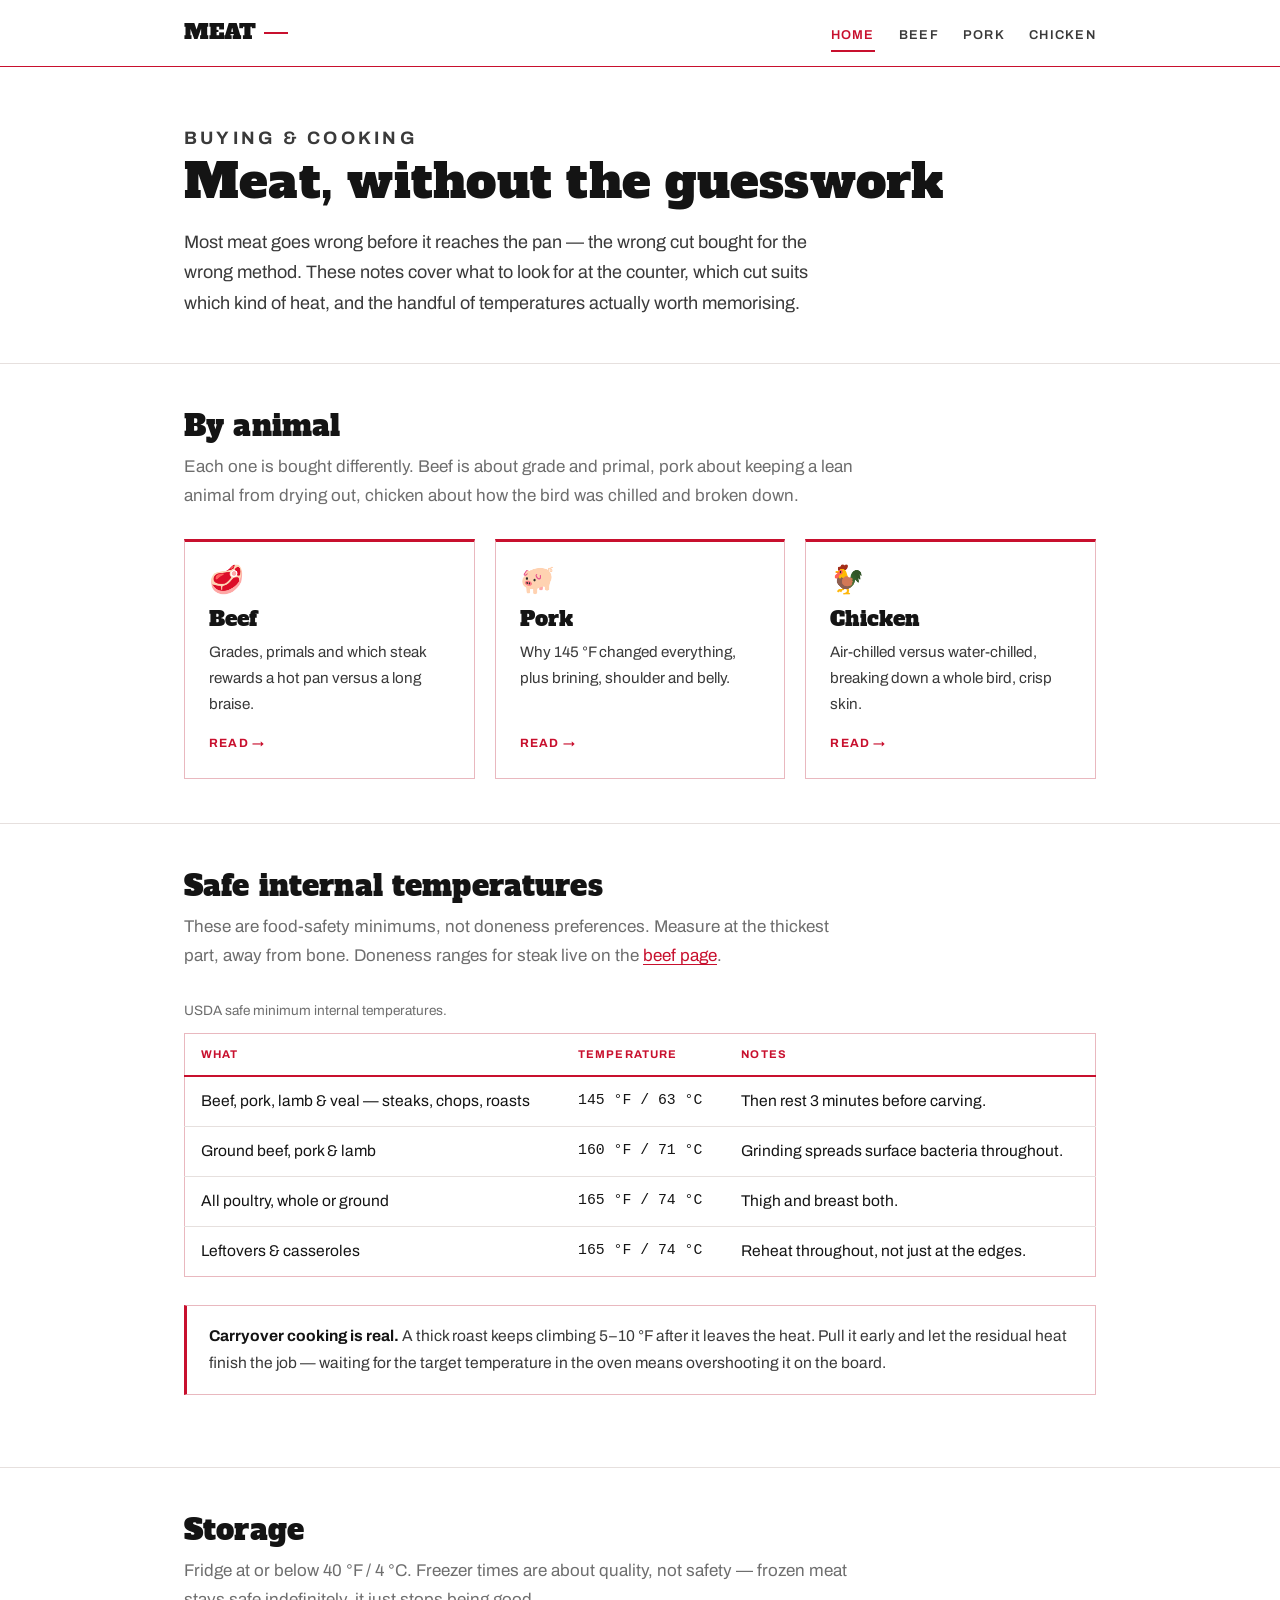
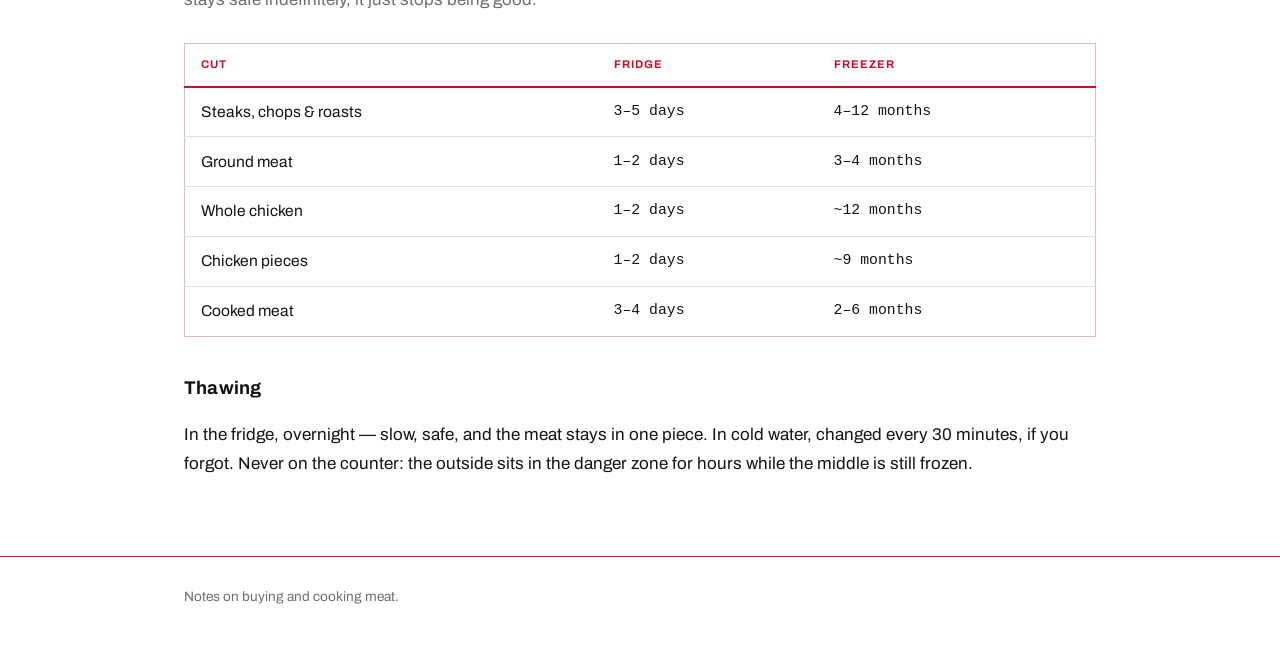
<file: index.html>
<!DOCTYPE html>
<html lang="en">
<head>
<meta charset="UTF-8">
<meta name="viewport" content="width=device-width, initial-scale=1.0">
<title>Meat — buying and cooking beef, pork and chicken</title>
<meta name="description" content="A practical guide to buying and cooking meat: how to read the counter, which cut to pick for which method, safe temperatures, resting and storage.">
<link rel="canonical" href="https://wonbo.site/meat/">

<meta property="og:type" content="website">
<meta property="og:url" content="https://wonbo.site/meat/">
<meta property="og:title" content="Meat — buying and cooking beef, pork and chicken">
<meta property="og:description" content="How to read the counter, which cut to pick for which method, safe temperatures, resting and storage.">
<meta name="twitter:card" content="summary">

<link rel="icon" href="data:image/svg+xml,<svg xmlns='http://www.w3.org/2000/svg' viewBox='0 0 100 100'><rect width='100' height='100' fill='white'/><rect x='4' y='4' width='92' height='92' fill='none' stroke='%23c8102e' stroke-width='7'/><text x='50' y='73' font-size='62' font-family='Georgia,serif' font-weight='bold' fill='%23141414' text-anchor='middle'>M</text></svg>">

<link rel="preconnect" href="https://fonts.googleapis.com">
<link rel="preconnect" href="https://fonts.gstatic.com" crossorigin>
<link href="https://fonts.googleapis.com/css2?family=Alfa+Slab+One&family=Archivo:wght@400;500;600;700&display=swap" rel="stylesheet">
<link rel="stylesheet" href="style.css">
</head>

<body>
<a class="skip" href="#main">Skip to content</a>

<header class="site-header">
  <div class="wrap">
    <a class="wordmark" href="./">MEAT<span class="rule"></span></a>
    <nav class="site-nav" aria-label="Primary">
      <a href="./" aria-current="page">Home</a>
      <a href="beef/">Beef</a>
      <a href="pork/">Pork</a>
      <a href="chicken/">Chicken</a>
    </nav>
  </div>
</header>

<main id="main">

  <section class="hero">
    <div class="wrap">
      <p class="eyebrow">Buying &amp; cooking</p>
      <h1>Meat, without the guesswork</h1>
      <p>
        Most meat goes wrong before it reaches the pan — the wrong cut bought for the
        wrong method. These notes cover what to look for at the counter, which cut suits
        which kind of heat, and the handful of temperatures actually worth memorising.
      </p>
    </div>
  </section>

  <section>
    <div class="wrap">
      <h2>By animal</h2>
      <p class="lede">
        Each one is bought differently. Beef is about grade and primal, pork about
        keeping a lean animal from drying out, chicken about how the bird was chilled
        and broken down.
      </p>

      <ul class="cards">
        <li>
          <a class="card" href="beef/">
            <span class="glyph" aria-hidden="true">🥩</span>
            <h3>Beef</h3>
            <p>Grades, primals and which steak rewards a hot pan versus a long braise.</p>
            <span class="more">Read →</span>
          </a>
        </li>
        <li>
          <a class="card" href="pork/">
            <span class="glyph" aria-hidden="true">🐖</span>
            <h3>Pork</h3>
            <p>Why 145&nbsp;°F changed everything, plus brining, shoulder and belly.</p>
            <span class="more">Read →</span>
          </a>
        </li>
        <li>
          <a class="card" href="chicken/">
            <span class="glyph" aria-hidden="true">🐓</span>
            <h3>Chicken</h3>
            <p>Air-chilled versus water-chilled, breaking down a whole bird, crisp skin.</p>
            <span class="more">Read →</span>
          </a>
        </li>
      </ul>
    </div>
  </section>

  <section id="temperatures">
    <div class="wrap">
      <h2>Safe internal temperatures</h2>
      <p class="lede">
        These are food-safety minimums, not doneness preferences. Measure at the thickest
        part, away from bone. Doneness ranges for steak live on the
        <a href="beef/">beef page</a>.
      </p>

      <div class="table-scroll">
        <table>
          <caption>USDA safe minimum internal temperatures.</caption>
          <thead>
            <tr><th scope="col">What</th><th scope="col">Temperature</th><th scope="col">Notes</th></tr>
          </thead>
          <tbody>
            <tr>
              <td>Beef, pork, lamb &amp; veal — steaks, chops, roasts</td>
              <td class="temp">145 °F / 63 °C</td>
              <td>Then rest 3 minutes before carving.</td>
            </tr>
            <tr>
              <td>Ground beef, pork &amp; lamb</td>
              <td class="temp">160 °F / 71 °C</td>
              <td>Grinding spreads surface bacteria throughout.</td>
            </tr>
            <tr>
              <td>All poultry, whole or ground</td>
              <td class="temp">165 °F / 74 °C</td>
              <td>Thigh and breast both.</td>
            </tr>
            <tr>
              <td>Leftovers &amp; casseroles</td>
              <td class="temp">165 °F / 74 °C</td>
              <td>Reheat throughout, not just at the edges.</td>
            </tr>
          </tbody>
        </table>
      </div>

      <div class="note">
        <strong>Carryover cooking is real.</strong> A thick roast keeps climbing 5–10&nbsp;°F
        after it leaves the heat. Pull it early and let the residual heat finish the job —
        waiting for the target temperature in the oven means overshooting it on the board.
      </div>
    </div>
  </section>

  <section id="storage">
    <div class="wrap">
      <h2>Storage</h2>
      <p class="lede">Fridge at or below 40&nbsp;°F / 4&nbsp;°C. Freezer times are about quality, not safety — frozen meat stays safe indefinitely, it just stops being good.</p>

      <div class="table-scroll">
        <table>
          <thead>
            <tr><th scope="col">Cut</th><th scope="col">Fridge</th><th scope="col">Freezer</th></tr>
          </thead>
          <tbody>
            <tr><td>Steaks, chops &amp; roasts</td><td class="temp">3–5 days</td><td class="temp">4–12 months</td></tr>
            <tr><td>Ground meat</td><td class="temp">1–2 days</td><td class="temp">3–4 months</td></tr>
            <tr><td>Whole chicken</td><td class="temp">1–2 days</td><td class="temp">~12 months</td></tr>
            <tr><td>Chicken pieces</td><td class="temp">1–2 days</td><td class="temp">~9 months</td></tr>
            <tr><td>Cooked meat</td><td class="temp">3–4 days</td><td class="temp">2–6 months</td></tr>
          </tbody>
        </table>
      </div>

      <h3>Thawing</h3>
      <p>
        In the fridge, overnight — slow, safe, and the meat stays in one piece. In cold
        water, changed every 30 minutes, if you forgot. Never on the counter: the outside
        sits in the danger zone for hours while the middle is still frozen.
      </p>
    </div>
  </section>

</main>

<footer class="site-footer">
  <div class="wrap">
    <span>Notes on buying and cooking meat.</span>
  </div>
</footer>

</body>
</html>
</file>
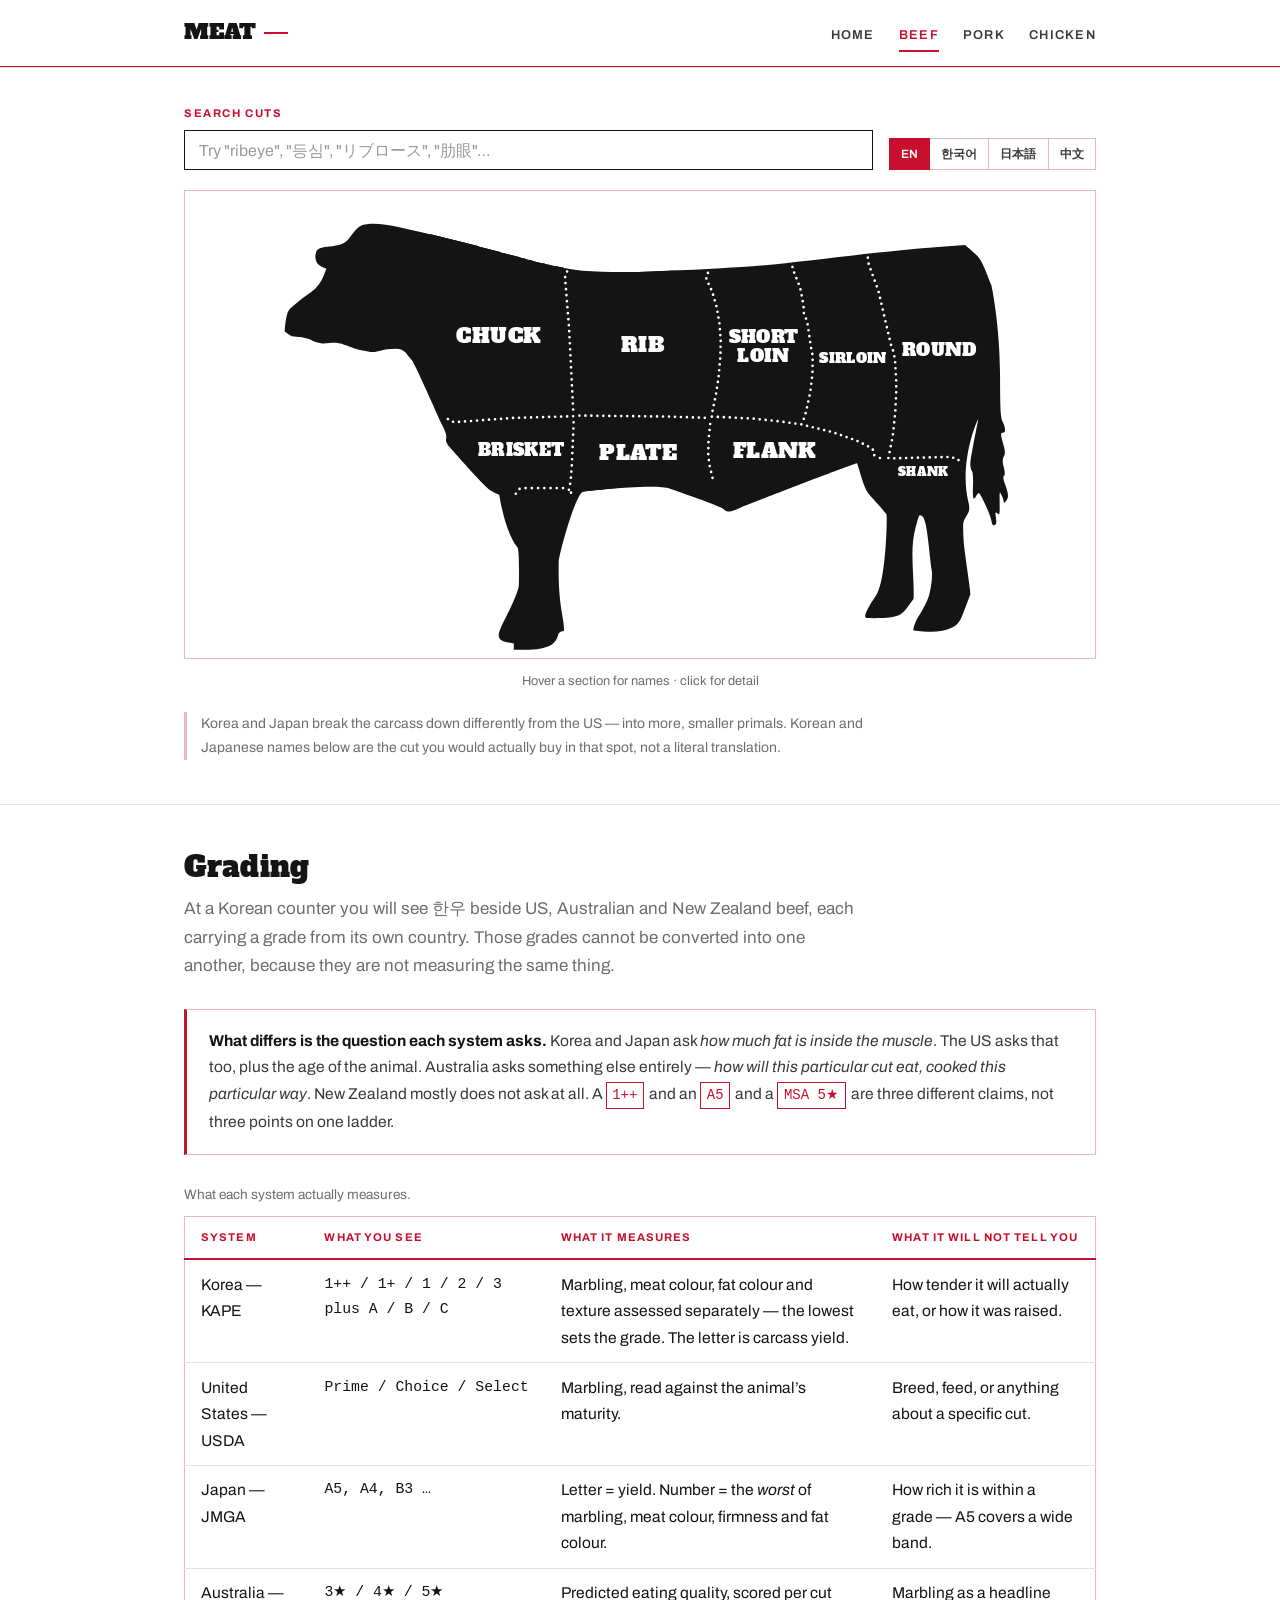
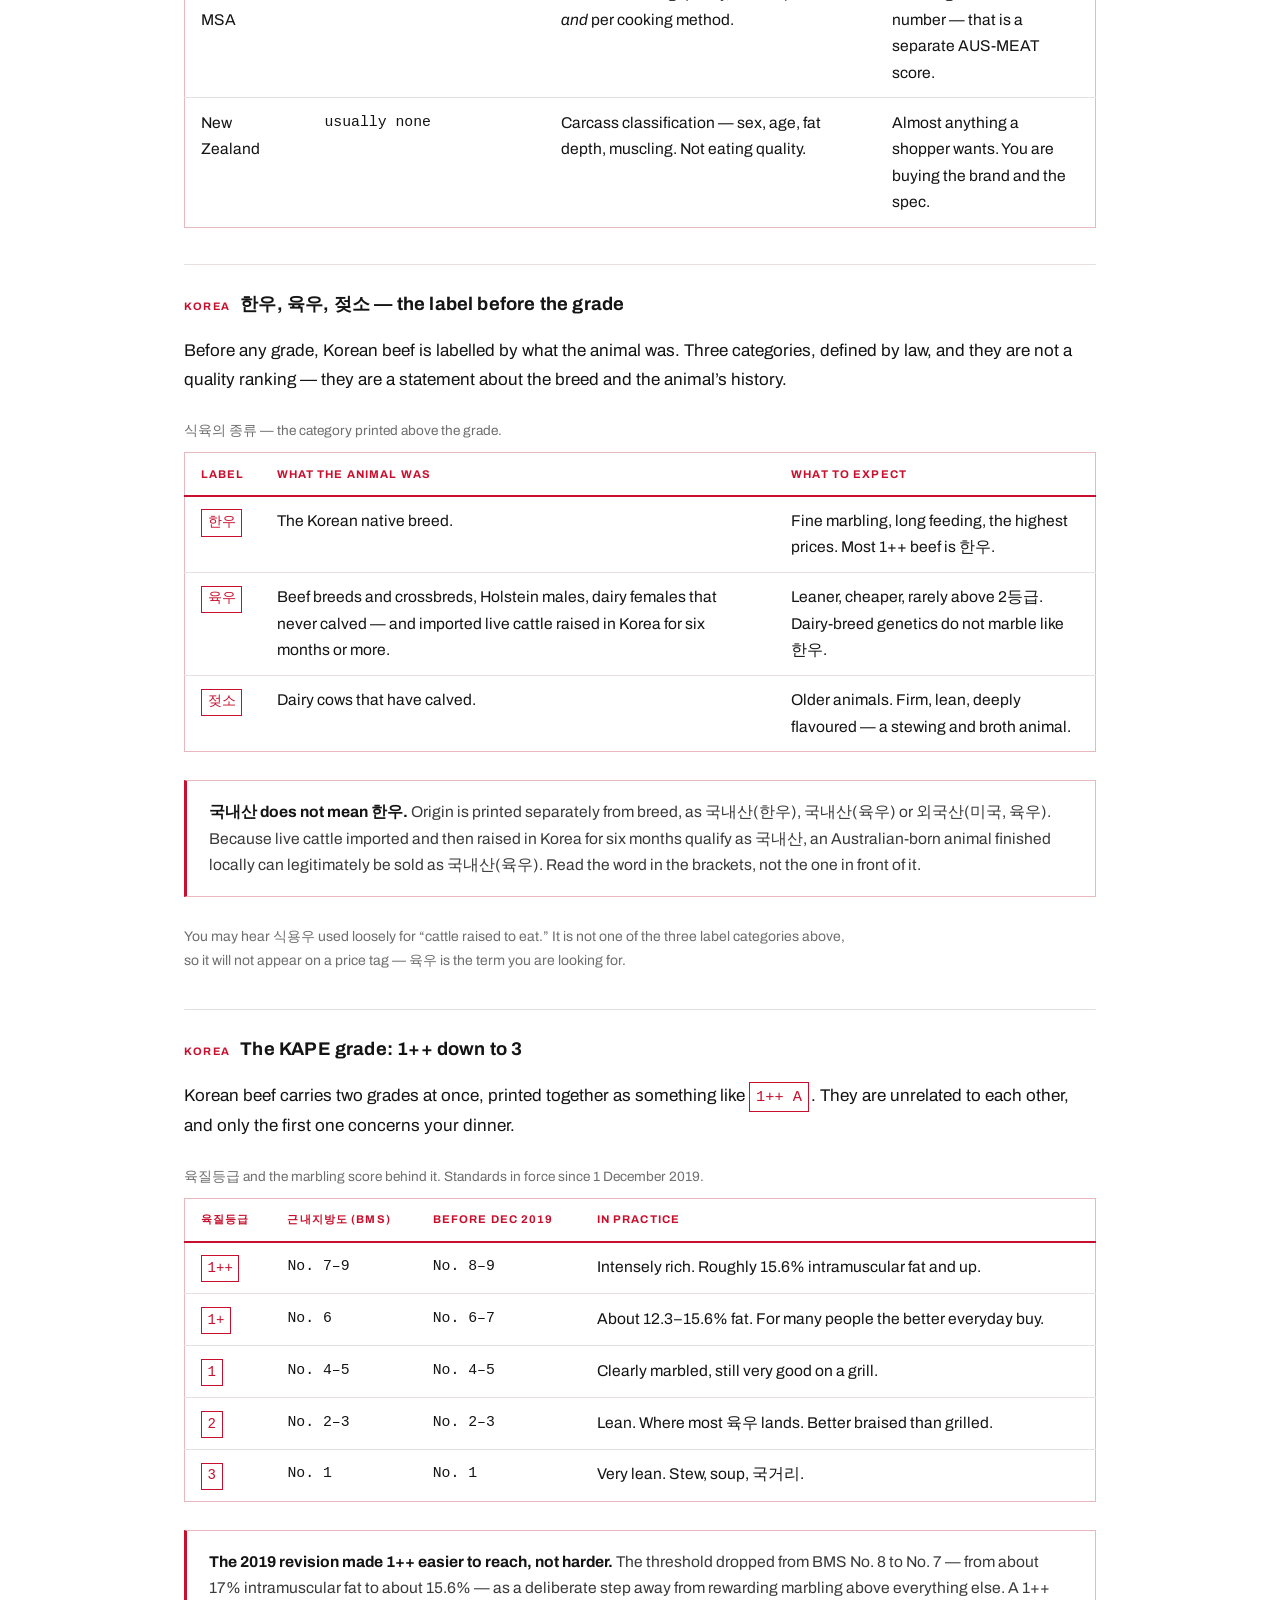
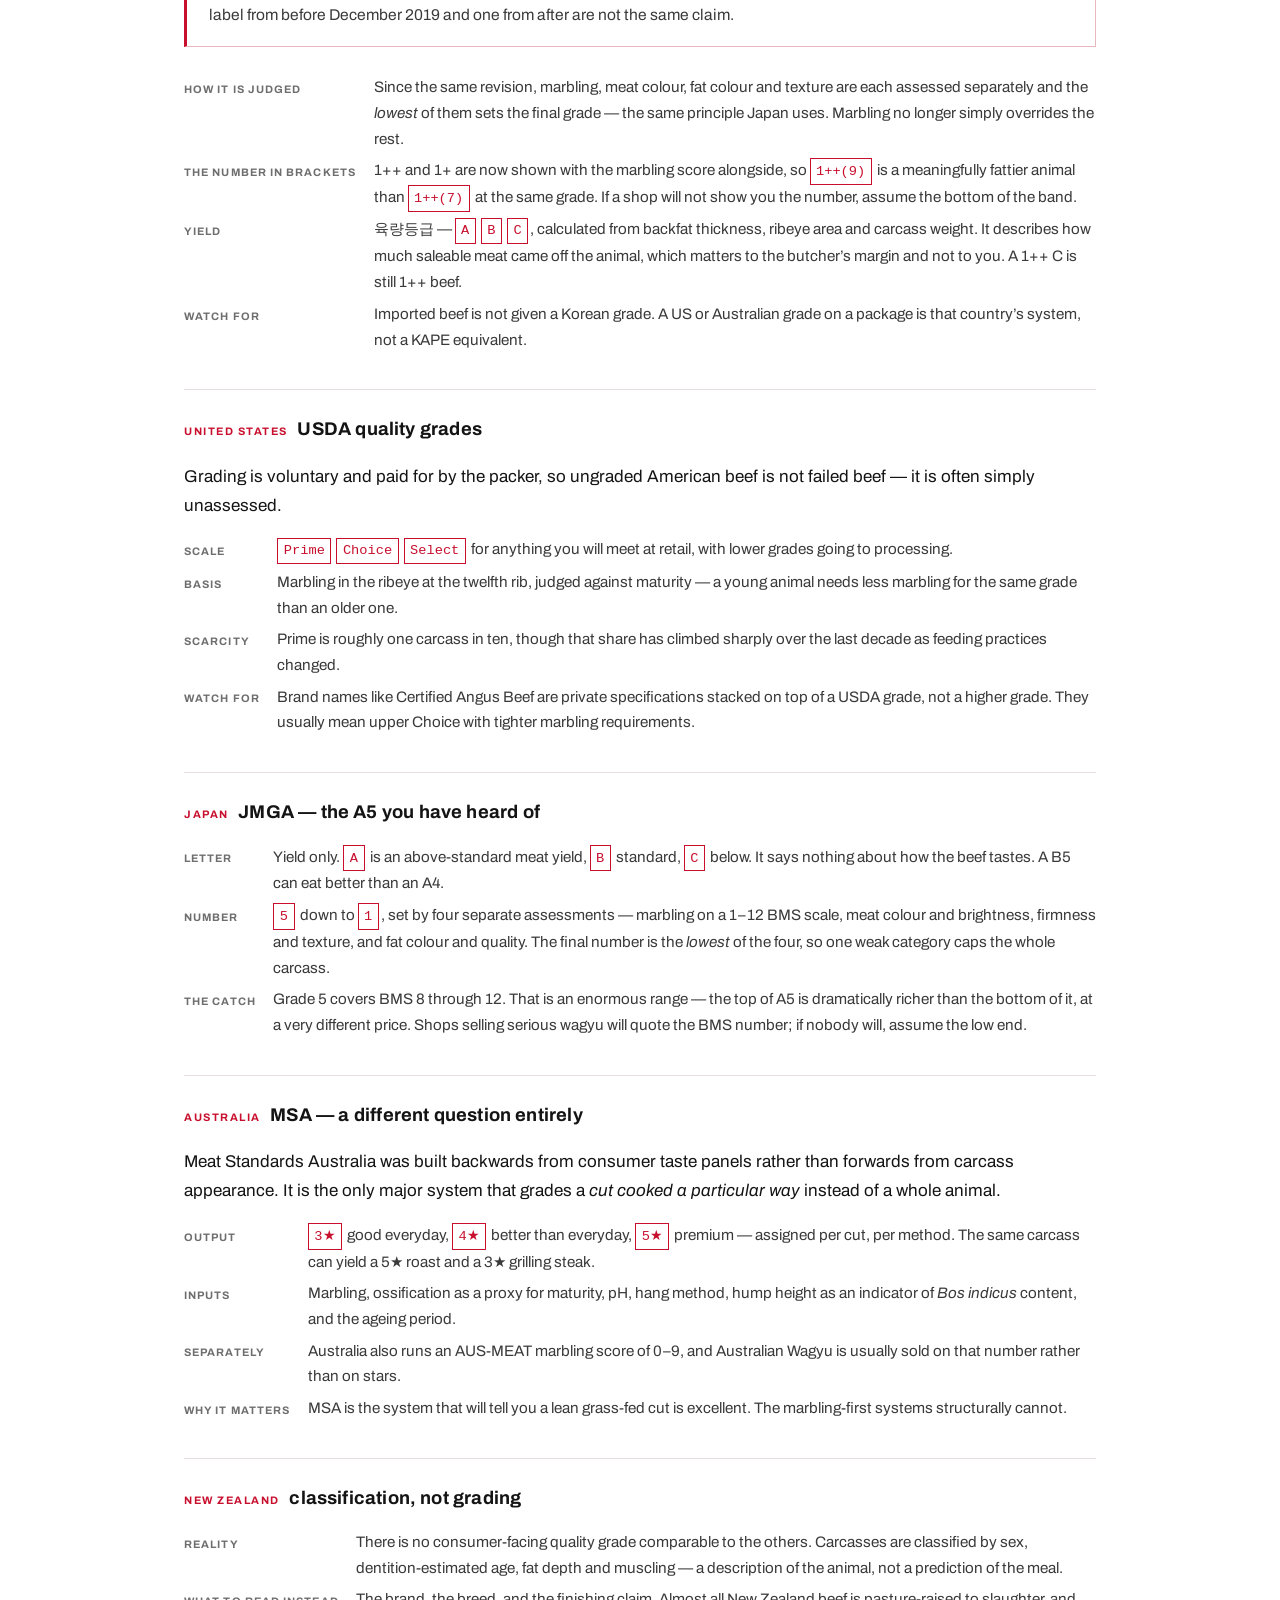
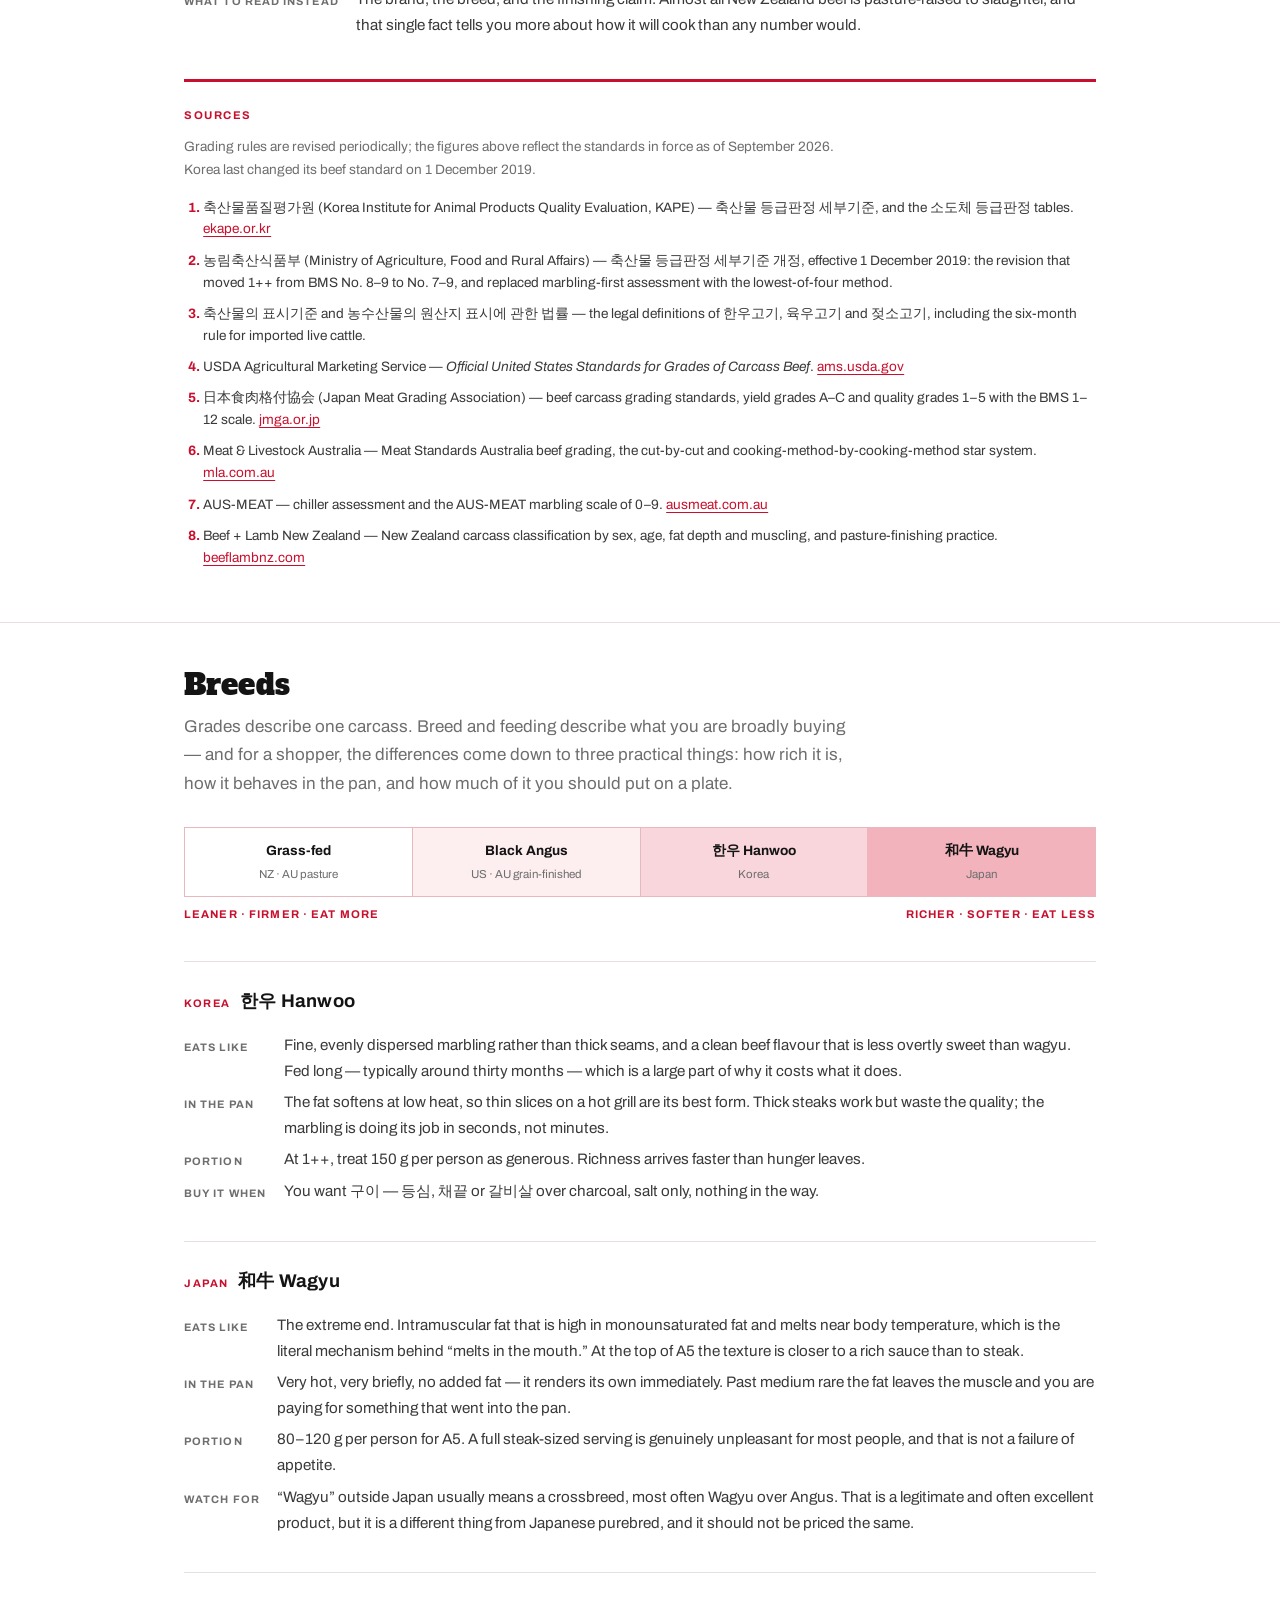
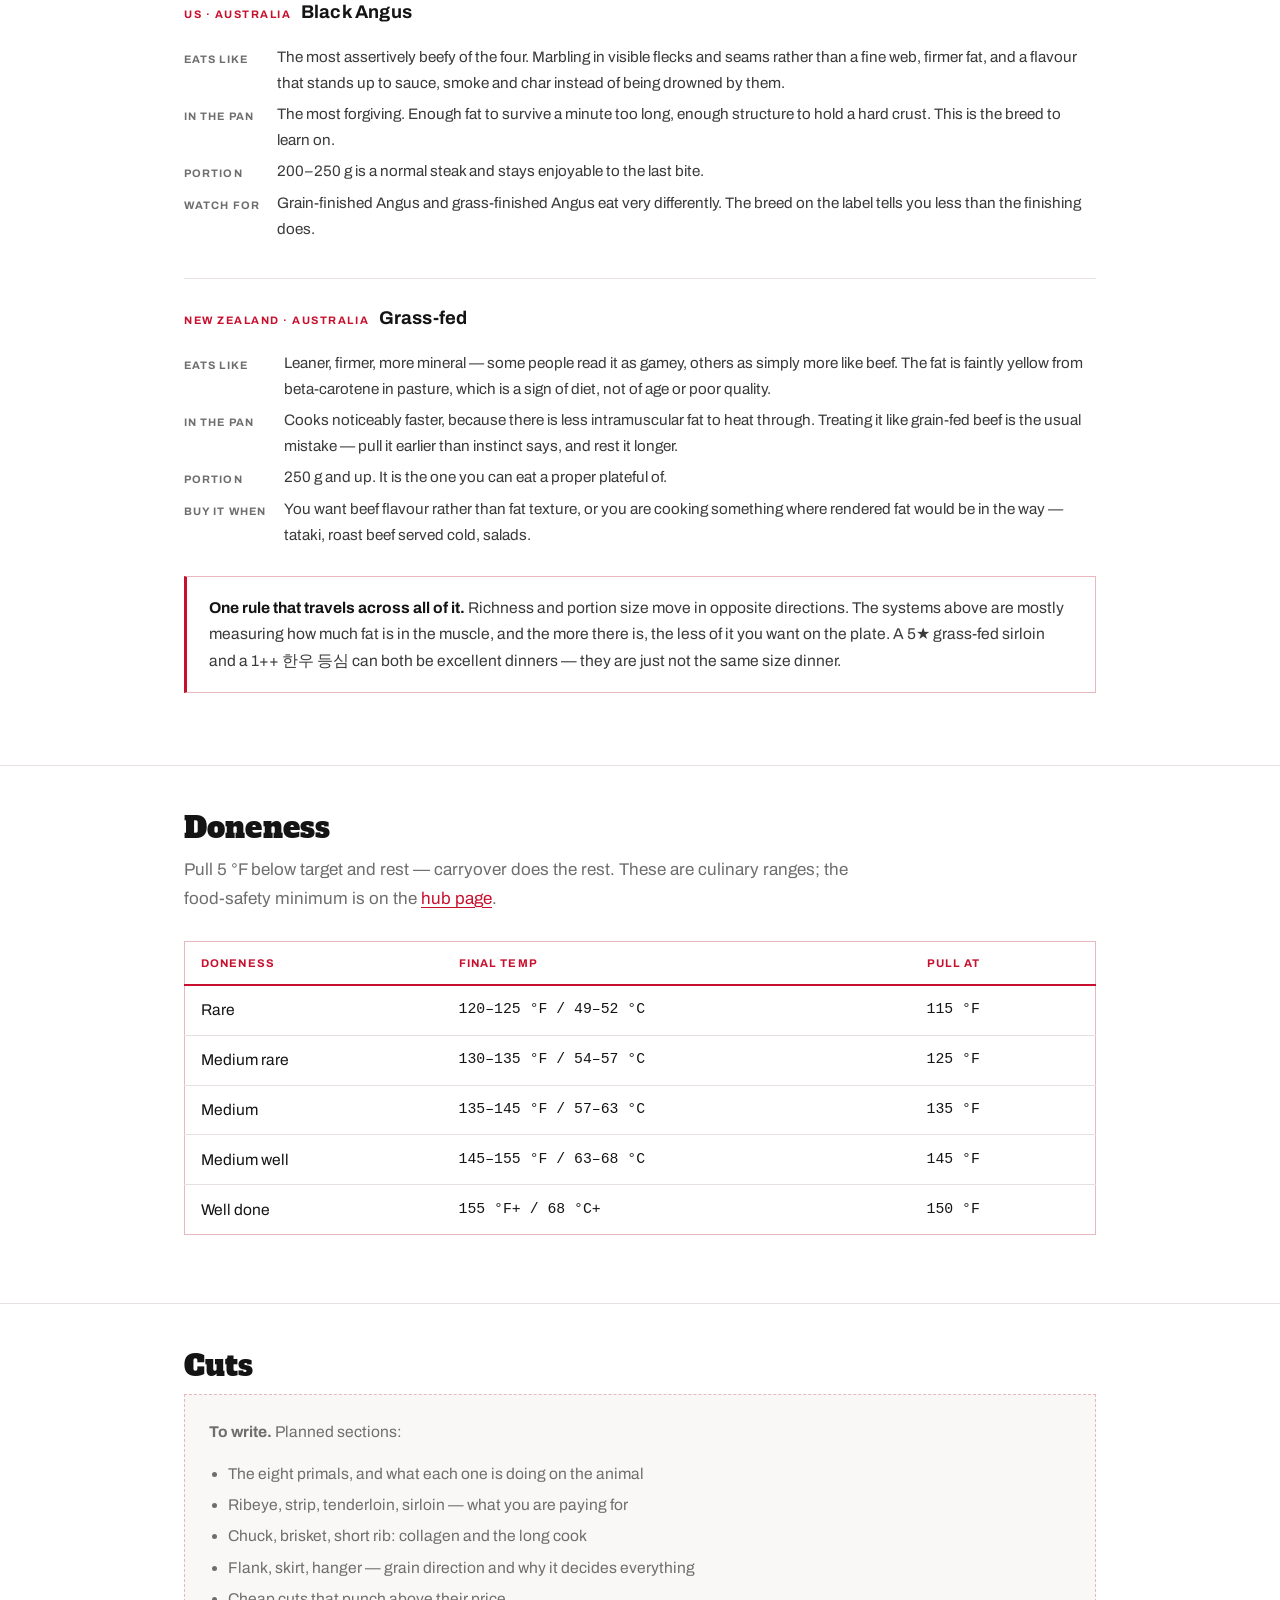
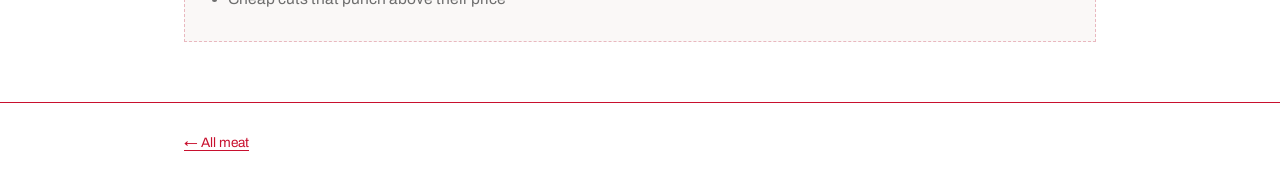
<file: beef/index.html>
<!DOCTYPE html>
<html lang="en">
<head>
<meta charset="UTF-8">
<meta name="viewport" content="width=device-width, initial-scale=1.0">
<title>Beef — cuts, names and cooking</title>
<meta name="description" content="An interactive beef primal diagram with cut names in English, Korean, Japanese and Chinese, plus grades, doneness and cooking method for each cut.">
<link rel="canonical" href="https://wonbo.site/meat/beef/">

<meta property="og:type" content="article">
<meta property="og:url" content="https://wonbo.site/meat/beef/">
<meta property="og:title" content="Beef — cuts, names and cooking">
<meta property="og:description" content="Interactive primal diagram with cut names in four languages.">
<meta name="twitter:card" content="summary">

<link rel="icon" href="data:image/svg+xml,<svg xmlns='http://www.w3.org/2000/svg' viewBox='0 0 100 100'><rect width='100' height='100' fill='white'/><rect x='4' y='4' width='92' height='92' fill='none' stroke='%23c8102e' stroke-width='7'/><text x='50' y='73' font-size='62' font-family='Georgia,serif' font-weight='bold' fill='%23141414' text-anchor='middle'>B</text></svg>">

<link rel="preconnect" href="https://fonts.googleapis.com">
<link rel="preconnect" href="https://fonts.gstatic.com" crossorigin>
<link href="https://fonts.googleapis.com/css2?family=Alfa+Slab+One&family=Archivo:wght@400;500;600;700&display=swap" rel="stylesheet">
<link rel="stylesheet" href="../style.css">
</head>

<body>
<a class="skip" href="#main">Skip to content</a>

<header class="site-header">
  <div class="wrap">
    <a class="wordmark" href="../">MEAT<span class="rule"></span></a>
    <nav class="site-nav" aria-label="Primary">
      <a href="../">Home</a>
      <a href="../beef/" aria-current="page">Beef</a>
      <a href="../pork/">Pork</a>
      <a href="../chicken/">Chicken</a>
    </nav>
  </div>
</header>

<main id="main">

  <section class="finder">
    <div class="wrap">
      <div class="finder-top">
        <div class="search-wrap">
          <label for="cut-search" id="search-label">Search cuts</label>
          <input type="text" id="cut-search" autocomplete="off" spellcheck="false"
                 role="combobox" aria-autocomplete="list" aria-expanded="false"
                 aria-controls="suggest" placeholder="Search cuts">
          <ul id="suggest" role="listbox" aria-labelledby="search-label" hidden></ul>
        </div>
        <div class="langs" id="langs" role="group" aria-label="Language"></div>
      </div>

      <div class="diagram-stage">
        <svg id="diagram" viewBox="-4 -4 520 310" role="group" aria-label="Beef primal cuts diagram" xmlns="http://www.w3.org/2000/svg">
        <g transform="translate(5,5.0016988)"><g class="body"><path d="m 60.40604,0.00420474 c -1.68356,0.09256 -3.29461,0.36523 -4.81249,0.78119 C 51.4763,1.9136647 48.61462,6.2819847 44.78109,11.159535 c -5.95281,7.574 -21.07254,2.52152 -22.74992,9.24924 -2.28263,9.15539 6.0001,10.80411 7.21873,11.24907 0.03584,0.01569 0.1014,0.04904 0.125,0.0625 4e-5,0.0029 1.2e-4,0.02765 0,0.03124 -6.16202,17.52388 -9.65517,13.66549 -25.68741,28.31017 C 0.55501,62.923125 0,76.185415 0,76.185425 c 5.92061,4.58719 4.90752,3.20858 13.5312,4.31214 4.87038,0.62326 4.9,2.52856 12.06246,3.90593 3.075,0.59134 8.27489,-0.722 11.03121,-0.24998 8.20975,1.40594 10.6963,4.64927 23.90617,6.40573 5.38,0.71538 7.13883,-2.18008 18.06243,-2.21857 6.44679,-0.02273 7.50711,4.1253 10.96872,7.81185 2.49528,2.65747 19.61344,42.014565 21.56243,45.839965 2.53636,4.97837 3.37442,7.72341 2.93748,9.6867 -0.49713,2.23393 0.19291,3.6755 3.78124,7.71812 2.42335,2.73016 21.51369,24.39991 26.2499,28.18517 1.87913,1.50189 6.84229,3.64522 7.46873,3.99967 0.007,-6e-5 0.0298,10e-6 0.0312,0 1e-4,0.003 2.1e-4,0.0276 0,0.0312 0.0287,0.11776 3.95803,26.55812 12.81245,37.0282 -3.8e-4,0.004 6e-5,0.0284 0,0.0312 0.003,0 0.0276,2.7e-4 0.0312,0 -5.8e-4,0.003 1.5e-4,0.0285 0,0.0312 0.012,0.0194 0.0466,0.0677 0.0625,0.0937 1.10616,2.18196 1.07449,14.87465 0.9375,26.21659 -0.0739,5.89099 -11.14728,26.80994 -12.40621,29.49757 -3.33504,7.12044 -2.30917,10.05007 3.96874,11.18658 3.69057,0.66805 4.44804,0.67883 4.71873,0.78118 0.001,0 0.024,8e-5 0.0312,0 -3.7e-4,0.004 7e-5,0.0284 0,0.0312 0.003,8e-5 0.0276,2.2e-4 0.0312,0 10e-4,1e-5 0.0239,9e-5 0.0312,0 7e-5,0.007 2.9e-4,0.0296 0,0.0312 l 0,4.37464 c 19.19639,0.46756 28.89349,-0.77748 31.37489,-10.53038 0.64141,-2.52101 3.56195,-2.50792 4.09374,-2.62479 0.001,-5e-5 0.0239,-10e-5 0.0312,0 5e-5,-0.007 1.8e-4,-0.0295 0,-0.0312 0.33651,-9.43807 -4.37837,-16.90968 -3.74999,-48.80847 0.10422,-5.29038 12.04265,-48.8389 17.34369,-49.65216 1.51626,-0.23257 49.92841,-5.85905 61.34354,-2.09357 3.9089,1.28946 35.21923,12.15451 37.71861,14.28007 0.0179,0.0163 0.0482,0.0473 0.0625,0.0625 2.46244,2.6086 5.46315,2.44666 11.24996,-0.5937 2.6226,-1.37784 81.08752,-31.72359 83.12471,-31.74738 0.007,-4e-5 0.0297,5e-5 0.0312,0 7.82547,26.36015 5.32958,16.87343 20.68743,36.09077 -1.7e-4,0.002 -4e-5,0.0242 0,0.0312 0.004,0.009 0.023,0.0453 0.0312,0.0625 0.61584,2.45983 -0.38212,44.66743 -6.68748,56.08912 -1.32466,2.39956 -11.84765,17.12132 -7.12497,17.18608 18.32949,0.25147 23.15973,-0.52204 27.6874,-6.37447 l 5.31248,-7.2494 c 0.46257,-17.95764 -2.99642,-34.65347 1.37501,-50.4021 1.49278,-5.37795 2.09096,-7.67205 2.68748,-8.40555 0.0353,-0.0417 0.0843,-0.0885 0.125,-0.12499 0.007,-0.006 0.0244,-0.0263 0.0312,-0.0312 0.0102,-0.006 0.0513,-0.0257 0.0625,-0.0312 0.0226,-0.0105 0.0462,-0.0232 0.0625,-0.0312 0.003,-0.004 0.0285,-0.0284 0.0312,-0.0312 0.003,1e-5 0.0276,-1.1e-4 0.0312,0 0.005,2e-5 0.025,-3.2e-4 0.0312,0 0.002,-7e-5 0.0297,2.4e-4 0.0312,0 0.006,1.7e-4 0.0281,2.8e-4 0.0312,0 0.0128,-7.1e-4 0.0495,-1e-4 0.0625,0 0.007,2.6e-4 0.0189,2.2e-4 0.0312,0 0.005,2e-5 0.0279,-3.3e-4 0.0312,0 0.005,-1.1e-4 0.0251,2.5e-4 0.0312,0 0.002,1.2e-4 0.0295,-3.2e-4 0.0312,0 0.3459,0.0705 0.76571,0.37441 1.375,0.74994 3.48833,2.15011 4.64579,23.94939 6.78123,38.84054 0.74243,5.17732 -1.40132,15.30382 -1.875,16.74862 -4.18119,12.75424 -10.00913,15.87588 -11.21871,25.06044 l 7.12498,0.68744 c 8.39799,0.81685 14.72923,-0.20363 19.93743,-2.53104 6.55915,-2.93109 6.54411,-6.42305 13.24995,-23.52931 -2.4e-4,-0.003 8e-5,-0.0284 0,-0.0312 0.004,-0.003 0.0245,-0.0247 0.0312,-0.0312 0.32804,-2.12494 -4.47214,-31.3871 -4.81248,-38.34059 -0.59485,-12.15397 -0.52035,-13.03525 1.68749,-16.56113 2.03042,-3.24245 3.12492,-4.73352 1.71874,-10.46789 -6.56519,-26.77306 5.37228,-56.0005 6.78123,-58.1827 0.003,-0.003 0.028,-0.0283 0.0312,-0.0312 10e-4,0 0.0238,-7e-5 0.0312,0 -2.9e-4,-0.0111 3.9e-4,-0.0516 0,-0.0625 0.007,1e-4 0.0298,-3e-5 0.0312,0 4.5e-4,2.4e-4 0.0237,1.2e-4 0.0312,0 -6e-5,0.007 10e-6,0.0286 0,0.0312 -10e-6,0.9048 -5.53121,26.9224 -5.53123,31.4974 -1e-5,2.1289 0.48681,4.33807 1.09375,4.93709 0.003,0.003 0.0246,0.0246 0.0312,0.0312 0.0159,0.0214 0.0469,0.0679 0.0625,0.0937 0.006,0.0121 0.0233,0.0469 0.0312,0.0625 0.0141,0.0217 0.0479,0.0686 0.0625,0.0937 0.54263,1.18262 0.77808,4.94163 0.59374,10.06167 -0.18383,5.10812 -0.10122,7.93857 0.34375,8.81177 0.005,0.0105 0.0258,0.0517 0.0312,0.0625 0.0161,0.0259 0.0462,0.072 0.0625,0.0937 0.003,0.003 0.028,0.0281 0.0312,0.0312 0.002,0.002 0.0244,0.0243 0.0312,0.0312 0.002,0.001 0.0244,0.0241 0.0312,0.0312 0.007,-7e-5 0.0299,2e-5 0.0313,0 0.007,0.007 0.0279,0.0276 0.0312,0.0312 0.007,-4e-5 0.0299,0 0.0312,0 10e-4,2.7e-4 0.0285,0 0.0312,0 0.002,2.2e-4 0.0245,6e-5 0.0312,0 0.004,3e-5 0.0268,2e-4 0.0312,0 0.002,-1.5e-4 0.0246,-1.3e-4 0.0312,0 10e-4,-2e-4 0.0285,-6e-5 0.0312,0 0.0241,-0.007 0.0764,-0.0235 0.0937,-0.0312 0.0132,-0.006 0.0465,-0.0229 0.0625,-0.0312 0.33505,-0.21189 0.76,-0.81978 1.28125,-1.7811 0.40632,-0.74933 0.93302,-1.43237 1.34374,-1.7811 0.0578,-0.0476 0.15993,-0.11833 0.21875,-0.15624 0.0315,-0.0159 0.10016,-0.0495 0.125,-0.0625 0.003,-0.003 0.0284,-0.0283 0.0312,-0.0312 0.003,-2e-5 0.0279,-2.4e-4 0.0312,0 0.007,7e-5 0.0301,8e-5 0.0312,0 0.006,-6e-5 0.0286,-1e-4 0.0312,0 0.003,-1.6e-4 0.025,-5e-5 0.0312,0 0.002,2.9e-4 0.0247,1.7e-4 0.0312,0 0.0158,0.004 0.069,0.022 0.0937,0.0312 10e-4,3e-5 0.0239,9e-5 0.0312,0 6e-5,0.007 1.9e-4,0.0295 0,0.0312 0.003,0.003 0.0286,0.0285 0.0312,0.0312 0.003,-4e-5 0.0276,1.7e-4 0.0312,0 0.0162,0.0162 0.0521,0.0529 0.0625,0.0625 1.775,1.69734 8.0509,15.52257 8.65622,19.3109 0.22514,1.40871 0.48134,2.32017 0.8125,2.81227 0.0173,0.0247 0.0447,0.0711 0.0625,0.0937 0.006,0.007 0.0252,0.0242 0.0312,0.0312 0.0226,0.0254 0.0703,0.0715 0.0937,0.0937 0.003,0.003 0.0249,0.0247 0.0312,0.0312 0.007,0.007 0.0281,0.0279 0.0312,0.0312 0.003,-3e-5 0.0307,-3.3e-4 0.0312,0 -3.2e-4,0.004 8e-5,0.0284 0,0.0312 0.004,-1.1e-4 0.0284,5e-5 0.0312,0 0.007,0.007 0.0281,0.0278 0.0312,0.0312 0.0163,0.008 0.0527,0.0264 0.0625,0.0312 0.01,0.005 0.0461,0.0231 0.0625,0.0312 10e-4,-3e-5 0.0239,4e-5 0.0312,0 0.0109,0.006 0.0519,0.0258 0.0625,0.0312 0.003,-1e-5 0.0278,1.2e-4 0.0312,0 0.007,-7e-5 0.0301,-8e-5 0.0312,0 0.006,-2.9e-4 0.0258,1.2e-4 0.0312,0 0.003,2e-5 0.0304,-2.6e-4 0.0312,0 0.003,0.003 0.0247,0.0245 0.0313,0.0312 0.001,-4e-5 0.0239,4e-5 0.0312,0 0.19256,0.007 0.41312,-0.0641 0.65625,-0.15623 0.24049,-0.0911 0.45769,-0.19851 0.625,-0.34373 0.036,-0.0323 0.0864,-0.0842 0.125,-0.12499 0.006,-0.007 0.026,-0.0251 0.0312,-0.0312 0.003,-0.003 0.0246,-0.0247 0.0312,-0.0312 -2.3e-4,-0.0113 4.3e-4,-0.0517 0,-0.0625 0.003,1e-5 0.0275,-2.2e-4 0.0312,0 0.0162,-0.0231 0.0474,-0.0693 0.0625,-0.0937 0.42941,-0.72076 0.43216,-2.00101 0.0937,-4.43713 -0.26126,-1.8813 -0.38299,-3.00068 -0.28125,-3.49971 0.006,-0.005 0.0255,-0.0259 0.0312,-0.0312 -2.6e-4,-0.003 7e-5,-0.0286 0,-0.0312 0.007,-0.0152 0.0249,-0.0504 0.0312,-0.0625 -1.7e-4,-0.002 -4e-5,-0.0242 0,-0.0312 0.002,-1e-5 0.0239,-9e-5 0.0312,0 6e-5,-0.007 2e-4,-0.0295 0,-0.0312 0.007,-0.007 0.0281,-0.0284 0.0312,-0.0312 0.003,-0.004 0.0252,-0.0251 0.0312,-0.0312 0.007,-0.007 0.0283,-0.028 0.0312,-0.0312 0.007,5e-5 0.0299,-3e-5 0.0312,0 0.001,-6e-5 0.0239,-10e-5 0.0312,0 6e-5,-0.007 1.9e-4,-0.0295 0,-0.0312 0.002,-2.9e-4 0.0247,-1.4e-4 0.0312,0 0.005,-8e-5 0.0261,-1.3e-4 0.0312,0 0.003,2.3e-4 0.0248,1.2e-4 0.0312,0 0.003,0.003 0.0247,0.0248 0.0312,0.0312 0.007,-4e-5 0.0299,2e-5 0.0312,0 0.18901,0.0592 0.45671,0.23413 0.78124,0.49996 0.37161,0.30442 0.7034,0.57566 0.9375,0.68744 10e-4,-3e-5 0.024,5e-5 0.0312,0 0.011,0.006 0.0521,0.0258 0.0625,0.0312 0.003,-1e-5 0.0277,1e-4 0.0312,0 0.007,-7e-5 0.0301,-9e-5 0.0312,0 0.006,-1.9e-4 0.0259,1.6e-4 0.0312,0 0.0108,-4e-5 0.0464,2.6e-4 0.0625,0 0.0119,-0.004 0.0442,-0.0252 0.0625,-0.0312 0.008,-0.003 0.0269,0.002 0.0312,0 0.003,-0.003 0.0285,-0.0284 0.0312,-0.0312 0.0117,-0.005 0.0521,-0.026 0.0625,-0.0312 0.006,-0.006 0.0287,-0.0283 0.0312,-0.0312 -2.6e-4,-0.002 -9e-5,-0.0242 0,-0.0312 0.37978,-0.62658 0.35587,-3.05906 0.28125,-9.18674 -0.0412,-3.38053 -0.0446,-5.13403 0.125,-5.68703 -3.7e-4,-0.003 6e-5,-0.0284 0,-0.0312 0.003,-0.003 0.0276,-0.028 0.0312,-0.0312 -4e-5,-0.003 1.7e-4,-0.0278 0,-0.0312 0.007,-0.013 0.0232,-0.0473 0.0312,-0.0625 0.007,1e-4 0.0299,-5e-5 0.0312,0 0.003,-0.003 0.0246,-0.0247 0.0312,-0.0312 0.002,-4e-5 0.0245,2e-5 0.0312,0 10e-4,2.7e-4 0.0285,6e-5 0.0312,0 10e-4,5e-5 0.0239,1e-4 0.0312,0 6e-5,0.007 1.9e-4,0.0295 0,0.0312 0.003,-4e-5 0.0307,-2.9e-4 0.0312,0 -4e-4,0.003 6e-5,0.0284 0,0.0312 0.003,1.1e-4 0.0276,2e-4 0.0312,0 0.0255,0.032 0.071,0.0954 0.0937,0.12499 0.20643,0.27942 0.49788,0.843 0.87499,1.62487 0.80687,1.67302 1.48782,3.72565 1.53125,4.56212 0.0109,0.21052 0.0572,0.3992 0.0937,0.53121 0.008,0.0277 0.0204,0.0665 0.0312,0.0937 0.008,0.0195 0.0232,0.0479 0.0312,0.0625 -3.5e-4,0.0111 3e-4,0.0516 0,0.0625 0.003,-2e-5 0.0275,2.3e-4 0.0312,0 -6e-4,0.003 0,0.0283 0,0.0312 0.003,0 0.0276,2.5e-4 0.0312,0 0.007,-5e-5 0.0298,1e-5 0.0312,0 0.003,0.003 0.0247,0.0247 0.0312,0.0312 0.002,3.1e-4 0.0242,1.1e-4 0.0312,0 0.003,2.6e-4 0.0251,2e-5 0.0312,0 0.007,1.3e-4 0.0293,3.1e-4 0.0312,0 0.0235,-0.007 0.0741,-0.0224 0.0937,-0.0312 0.0328,-0.0218 0.0942,-0.0702 0.12501,-0.0937 0.23513,-0.18932 0.57688,-0.57278 0.99999,-1.1249 1.99765,-2.60664 1.9128,-4.57349 -0.53125,-11.43656 -1.11166,-3.12167 -1.51459,-4.96419 -1.28124,-5.87452 0.0226,-0.0818 0.0603,-0.18327 0.0937,-0.24998 0.006,-0.0108 0.0231,-0.0464 0.0312,-0.0625 0.001,0 0.0239,-8e-5 0.0312,0 -2e-4,-0.002 -7e-5,-0.0242 0,-0.0312 10e-4,0 0.0238,-7e-5 0.0312,0 -3.5e-4,-0.011 3.2e-4,-0.0515 0,-0.0625 0.007,-0.006 0.0287,-0.0284 0.0312,-0.0312 0.005,-0.005 0.026,-0.026 0.0312,-0.0312 0.006,-0.007 0.0285,-0.0288 0.0312,-0.0312 10e-4,-2e-5 0.0239,-9e-5 0.0312,0 6e-5,-0.007 1.9e-4,-0.0295 0,-0.0312 0.003,3e-5 0.0307,3e-4 0.0312,0 -8e-5,-0.003 3.2e-4,-0.0277 0,-0.0312 0.007,2.2e-4 0.0306,3.2e-4 0.0312,0 0.0236,-0.0154 0.076,-0.0502 0.0937,-0.0625 0.001,-2e-5 0.0239,-9e-5 0.0312,0 6e-5,-0.007 1.9e-4,-0.0295 0,-0.0312 0.006,-0.005 0.0248,-0.0255 0.0312,-0.0312 0.0275,-0.0254 0.068,-0.066 0.0937,-0.0937 0.006,-0.007 0.0263,-0.0251 0.0312,-0.0312 0.001,0 0.0239,-9e-5 0.0312,0 -1.8e-4,-0.002 -5e-5,-0.0242 0,-0.0312 10e-4,1e-5 0.0239,-7e-5 0.0313,0 -3.2e-4,-0.011 3.5e-4,-0.0514 0,-0.0625 0.46336,-0.75321 0.3169,-2.42357 -0.46875,-5.65579 -1.03536,-4.25959 -1.03645,-5.7179 0.0312,-7.68686 1.10252,-2.03322 1.05209,-3.46436 -0.375,-8.53055 -1.3408,-4.75945 -1.79788,-6.77064 -1.46875,-7.59312 -1.8e-4,-0.0108 2.8e-4,-0.0514 0,-0.0625 0.006,-0.006 0.0255,-0.026 0.0312,-0.0312 0.003,-0.003 0.0245,-0.0246 0.0312,-0.0312 -2.3e-4,-0.002 -7e-5,-0.0242 0,-0.0312 0.0227,-0.0259 0.0697,-0.0698 0.0937,-0.0937 0.002,-0.005 0.0293,-0.0253 0.0312,-0.0312 0.001,-0.003 -10e-4,-0.0285 0,-0.0312 0.003,4e-5 0.0276,-2.5e-4 0.0312,0 0.0173,-0.0121 0.0693,-0.0468 0.0937,-0.0625 0.0107,-0.006 0.0517,-0.0258 0.0625,-0.0312 0.003,4e-5 0.0277,-1.5e-4 0.0312,0 0.22475,-0.0864 0.5166,-0.12498 0.875,-0.12499 0.38167,1e-5 0.70425,-0.11406 0.9375,-0.31247 0.97451,-0.8858 0.59651,-3.54709 -1.15625,-7.43689 -1.53475,-3.40608 -1.78642,-7.95144 -1.90624,-34.34092 -0.14846,-32.688655 -5.56562,-60.752565 -6.18748,-62.338605 -8.37127,-21.35147 -6.92717,-17.90781 -18.46869,-28.21642 -74.3286,5.0732 -117.71298,13.091813 -158.12444,15.52997 C 175.84135,39.449425 216.65278,33.019882 80.28097,2.2852747 74.308106,0.93914886 67.48476,-0.08929526 61.49978,0.00420474 c -0.1949,0.00304 -0.369311,-0.0068 -0.56249,0 -0.11671,0.0041 -0.25878,-0.00562 -0.375,0 -0.05447,0.00263 -0.10194,-0.00299 -0.15625,0 z M 118.49958,16.815325 c 0.0262,-0.0048 0.0622,0.0024 0.0937,0 0.0841,-0.0064 0.20006,-0.02077 0.28125,0 68.38878,17.492898 59.49706,41.210095 278.53028,13.37389 68.16161,-12.47527 86.47646,-9.96044 79.06222,4.53088 10e-4,0 0.0238,6e-5 0.0312,0 -4.7e-4,0.01086 2.4e-4,0.05128 0,0.0625 0.96488,2.16264 30.38535,48.45568 -2.81249,128.020685 l -46.18734,0.84368 c -8.46395,0.47984 -8.70721,-3.40356 -10.46871,-2.87477 -51.93081,13.14722 -147.49861,15.71046 -208.18677,22.93561 -20.18976,-1.06273 -46.5539,-0.88363 -54.99981,-3.96842 C 123.56384,168.68013 96.405913,39.499427 111.71836,20.939985 c 1.89978,-2.302629 3.37827,-3.91255 6.65622,-4.09342 0.03,-0.0016 0.068,0.0046 0.0937,0 0.009,-0.0016 0.0225,-0.02965 0.0312,-0.03124 z"/><path class="patch" d="m 359.82137,34.577098 c 0,0 3.79017,9.90522 7.28572,25.156731"/><path class="patch" d="M 418.86228,47.173406 C 395.33386,58.117442 351.188,59.648856 314.6302,73.558436 389.66531,75.78085 374.47948,70.391697 424.09465,66.808415"/><path class="patch" d="m 429.67653,92.403881 c 0,0 -4.13133,-7.298163 -57.3633,-2.488022"/></g></g>
        <g class="body"><path fill-rule="evenodd" d="M108,12.5L141.5,20.75L142.25,21.25L156.5,24.75L157.25,25.25L171.25,28.75L172,29.25L175,29.75L175.75,30.25L179.75,31L180.5,31.5L186.5,33L187.75,33L190.75,34L192,34L193,34.5L201.75,36L204.25,38.75L252.5,39.25L275.75,38.25L302.25,38.25L303,38.5L304,39.75L312,39.5L349.25,35.75L356.75,35.25L364,35.5L364.25,35L365.25,34.75L373.25,34L375,33.5L389,32L390.75,31.5L402.75,30.25L414.5,28.5L416.75,28.5L417,29L417.75,29L432.25,26.75L434.25,26.75L436,26.25L438,26.25L439.75,25.75L441.75,25.75L443.5,25.25L467.5,22.25L479.75,21L486,21L488.5,23.5L491.25,31.5L491.25,32.5L493.25,38.5L495.5,47.5L496,51.25L497,54.75L498.5,64L499.75,75.25L500.25,83L500.25,99.25L499.75,102.25L500,104L499.5,105.75L499.75,107.5L499.25,109L499.5,110.25L499,111.25L499.25,112.5L498.75,113.75L499,114.75L498.25,117.5L498.5,118.5L498,119.25L498.25,120.25L497.75,121L498,121.75L497.5,122.5L497.5,124.75L497,125.5L497.25,126L496.5,128L496.75,128.75L496.25,129.25L496.5,130L496,130.5L496,132.25L495.25,133.75L495.5,134.5L495,135L495.25,135.5L494.75,136L495,136.5L494.5,137L494.75,137.5L494.25,138L494.25,139.5L493.75,139.75L494,140.5L493.5,140.75L493.5,142.25L493,142.5L493,144L492.25,145L492.25,146.5L491.75,146.75L492,147.25L491.5,147.5L491.75,148L491.25,148.25L491.5,148.75L491,149L491.25,149.5L490.75,149.75L491,150.25L490.5,150.5L490.75,151L490.25,151.25L490.5,151.75L490,152L490,153.25L489.5,153.5L489.5,154.25L489,154.75L489.25,155.25L488.75,155.5L489,156L488.25,156.75L488.5,157.25L487.75,158L488,158.5L487.25,159.25L487.5,159.75L486.75,160.5L487,161L486,162.25L486.25,162.75L485.75,163L485,164.5L485,165.5L484.5,165.75L482.75,169.75L482.25,170L482.5,170.5L481,171.75L482,182.25L482.25,191L481.75,193.75L482,195.5L481.5,196.25L481.75,197.25L481.25,197.75L481.5,198.25L481,198.75L481,200.25L480.25,201L480.5,201.5L475.5,207L472.25,208.25L467,208.25L463,207.75L458.5,206.5L453.75,204.25L453.5,203.75L450.75,202.25L448.75,200.25L448.25,200.25L438.75,190L438.75,189.5L438,189L438,188.5L437,187.75L435.75,185.5L434.25,184L433.75,182.75L433,182.25L432,180.25L431.25,179.75L430.25,177.75L429.5,177.25L428.5,175.25L427.75,174.75L426.75,172.75L425,171L425.5,170.25L424.25,170L421.75,168.5L420,168.5L412.75,170.5L411.5,170.5L409.5,171.25L408.25,171.25L406.25,172L405,172L403,172.75L401.75,172.75L389.5,175.75L387,176L386,176.5L383.5,176.75L382.5,177.25L378.75,177.75L377.75,178.25L361.5,181.5L360,181.5L357.5,182.25L353.25,182.75L352,183.25L328.75,186.75L319.75,187.5L314,187.5L309.75,186.75L308.75,186.25L307.5,185L307.5,184.5L307,184.5L306,185.75L302.5,185.75L276.5,188L274,188.5L260.5,189.5L207.75,194.75L207,195.25L206.75,196.25L206.75,199.5L206.25,200.25L206.5,201L206,201.75L206.25,202.5L205.75,203.25L206,204L205.5,204.5L205.5,206.5L205,207L205.25,207.75L204.75,208.25L205,208.75L204.25,210.25L204.5,210.75L204,211L204.25,211.5L203.75,211.75L204,212.25L203,214L203,215.25L202,216.5L202.25,217L201,218.5L201.25,219L200.25,219.75L199.75,221L197.25,223.25L197.25,223.75L195.5,225.5L193.75,226.5L192,227L190,227L187.75,226.75L185.5,225.75L184.25,224.5L183.75,224.5L182,222.75L182,222.25L179.25,219.75L179.25,219.25L178.5,218.75L178.5,218.25L177.75,217.75L176.5,215.25L176,215L175.5,213.5L175,213.25L173.25,209.75L172.75,208L172.25,207.75L172.5,207.25L171.75,206.25L171.25,204.25L170.75,204L171,203.5L170.5,203L170.25,201.5L169.75,201.25L170,200.75L169.5,200.5L169.75,200L169.25,199.75L169.5,199.25L169,199L169.25,198.5L168.75,198.25L169,197.75L168.5,197.5L168.75,197L168.25,195.75L158,194.75L154.25,193.75L153.5,193L153,193L152.75,192.25L150.25,190L150.5,189.25L149,187.75L148.25,186.25L147,185.25L147,184.75L146,184L146,183.5L145,182.75L144,181L142.75,180L142.75,179.5L141.75,178.75L140.75,177L139.5,176L139.5,175.5L138.5,174.75L137.5,173L136.25,172L136.25,171.5L135.25,170.75L135.25,170.25L134.25,169.5L133.25,167.75L132,166.75L132,166.25L131,165.5L131,165L130,164.25L130,163.75L129,163L129,162.5L128,161.75L128,161.25L124,156.75L124,156.25L122.25,154.5L121.5,153L120.5,152.25L120.5,151.75L119.75,151.25L119.75,150.75L119,150.25L119,149.75L118.25,149.25L118.25,148.75L117.5,148.25L117.5,147.75L116,145.75L118.5,143L120.25,142.75L119.75,142L120,141L119.5,140.25L119.75,139.5L119.25,138.5L119.5,137.75L119,136.75L119.25,136L118.75,135L119,134.25L118.5,133.25L118.75,132.5L118.25,131.5L118.5,130.75L118,129.75L118.25,129L117.75,128L118,127.25L117.5,126.25L117.75,125.5L117,122.75L117.25,121.75L116.75,121L117,120L116.5,119L116.75,118.25L116.25,117.25L116.5,116.5L115.75,113.75L116,112.75L115.5,112L115.75,111L115.25,110L115.5,109.25L114.75,106.5L115,105.5L114.25,102.75L114.5,101.75L114,100.75L114.25,100L113.5,97.25L113.75,96.25L113.25,95.25L113.5,94.25L113,93.25L113,90.5L112.5,89.5L112.5,86.75L112,85.75L112.25,84.75L111.75,83.75L112,82.75L111.5,81.75L111.75,81L111.25,79.75L111.5,79L111,77.75L111.25,77L110.75,75.75L111,75L110.25,71.75L110.5,70.75L110,69.75L110.25,68.75L109.5,65.75L109.75,64.75L109.25,63.5L109.5,62.5L109,61.5L109.25,60.5L108.75,59.25L109,58.25L108.5,57L108.75,56L108.25,54.75L108.5,53.75L108,52.5L108.25,51.5L107.5,48L107.75,46.75L107.25,45.5L107.5,44.25L107,43L107.25,41.75L106.75,40.5L106.75,36.25L106,31.75L106.25,30L105.75,28.25L106,26L105.5,23.25L105.5,17.25L106,14.5L108,12.75Z"/></g>
        <g class="primals"><path class="primal" data-primal="sirloin" fill-rule="evenodd" d="M414.5,28.5L417,28.75L417,32.5L417.5,33L418.5,36.5L419.25,37.5L419.5,39L421.25,42.75L422,45.75L422.75,46.75L422.75,47.5L424.25,50.75L424.25,52.75L425,54.25L425.5,57.25L426.75,61L428.75,71.25L429.5,73L430,76.5L433.25,89.5L433.25,91L433.75,92.75L434.75,93.75L435.25,95L436.25,101L437,112.5L437,127.75L436.5,138L434.75,154.75L432.75,166L431.5,170.5L429.25,170L426.75,170L425.5,170.5L421.75,168.75L421.75,165.5L421,164.5L420.5,164.5L418.75,163L417.75,162.75L417.5,162.25L410,158.5L409.25,158.5L404.5,156.25L389,151.25L381,149.25L379.75,149.25L377.75,148.5L371.75,147.5L370,146.75L371.75,143.25L373.5,137.75L376.75,122L378,110.5L378,95.25L377,94L376.5,91.5L375.5,80.5L375,79L374.25,78.25L374.25,72.25L374,71.75L372.25,71.5L371.75,71L371.75,63.75L369.75,52.25L368.75,49.5L368.75,48.5L367.75,47L366.5,43L365,40.25L364.75,38.75L363.75,37.5L363.75,35.5L365.25,34.75L414.5,28.75Z"/><path class="primal" data-primal="round" fill-rule="evenodd" d="M483.75,20.75L486,21L488.5,23.5L491.25,31.5L492.75,37.75L493.25,38.5L495.5,47.5L498.25,62.25L499.5,72.5L500.25,83L500.25,99.25L499.75,102.25L500,104L499.5,105.75L499.5,110.25L499,111.25L499.25,112.5L498.75,113.75L499,114.75L498.25,117.5L498.5,118.5L498,119.25L498.25,120.25L497.75,121L498,121.75L497.5,122.5L497.5,124.75L497,125.5L497.25,126L496.5,128L496.75,128.75L496.25,129.25L496.5,130L496,130.5L496,132.25L495.25,133.75L495.5,134.5L495,135L495.25,135.5L494.75,136L495,136.5L494.5,137L494.75,137.5L494.25,138L494.25,139.5L493.75,139.75L494,140.5L493.5,140.75L493.5,142.25L493,142.5L493,144L492.25,145L492.25,146.5L491.75,146.75L492,147.25L491.5,147.5L491.75,148L491.25,148.25L491.5,148.75L491,149L491.25,149.5L490.75,149.75L491,150.25L490.5,150.5L490.75,151L490.25,151.25L490.5,151.75L489.75,152.75L490,153.25L489.5,153.5L489.5,154.25L489,154.75L489.25,155.25L488.75,155.5L489,156L488.25,156.75L488.5,157.25L487.75,158L488,158.5L487.25,159.25L487.5,159.75L486.75,160.5L487,161L486,162.25L486.25,162.75L485.75,163L485,164.5L485.25,165L484.5,165.75L482.75,169.75L482.25,170L482.5,170.5L481,172L478.75,171.75L478.5,170.5L477.75,169.75L432,170.75L431.5,170.5L431.5,169.75L432,169.25L432.25,167L432.75,166L435,153L436.75,134L437,112.5L436.25,101L435.25,95L434.75,93.75L434,93.25L433.25,91L433.25,89.5L432.5,87.5L432.5,86.25L430,76.5L429.5,73L428.75,71.25L427.75,65.25L425,54.25L424.25,52.75L424.25,50.75L423.5,49.5L422.75,46.75L422,45.75L421.25,42.75L419.5,39L419.25,37.5L418.5,36.5L417.5,33L417,32.5L417,29L463.25,22.75L479.75,21L483.75,21Z"/><path class="primal" data-primal="rib" fill-rule="evenodd" d="M275.75,38.25L302.25,38.25L304,39.5L304,41.25L303.5,42L302.25,42.5L302.25,43.5L303.5,45L305.75,49.5L309.25,59.5L311.75,71.5L313,84.5L313,97L311.5,114.5L309.5,127.25L308,133.25L308,134.5L307.25,136.5L307.25,137.75L306.5,139.75L306.5,141.75L306,142.25L305,142.25L299.5,141.75L279,141.25L209,140.5L206,79L204.25,53.75L203.75,48.25L203.25,46.5L203.25,43.75L202.75,42.25L203,40.75L203.75,40.25L204.5,38.75L252.5,39.25L275.75,38.5Z"/><path class="primal" data-primal="plate" fill-rule="evenodd" d="M208.75,140.5L279,141.25L299.5,141.75L306,142.25L304.25,158.75L304.25,170.75L305,176.25L306,179L306,180.25L307,182.25L307.25,184.5L306,185.75L302.5,185.75L276.5,188L207,195L206,194L205.75,192.75L206.25,192.25L207,188L208,174.5L209.25,144L209.25,141.75L208.75,140.75Z"/><path class="primal" data-primal="chuck" fill-rule="evenodd" d="M108,12.5L141.5,20.75L142.25,21.25L156.5,24.75L157.25,25.25L171.25,28.75L172,29.25L175,29.75L175.75,30.25L179.75,31L180.5,31.5L186.5,33L187.75,33L190.75,34L192,34L193,34.5L201.75,36L204.5,38.75L203.75,40.25L203,40.75L202.75,42.25L203.25,43.75L203.25,46.5L203.75,48.25L204.25,53.75L206,79L209,137L208.75,141L168.25,142L126.25,145.25L122.75,145.25L120.25,143.25L119.75,142L120,141L119.5,140.25L119.75,139.5L119.25,138.5L119.5,137.75L119,136.75L119.25,136L118.75,135L119,134.25L118.5,133.25L118.75,132.5L118.25,131.5L118.5,130.75L118,129.75L118.25,129L117.75,128L118,127.25L117.5,126.25L117.75,125.5L117.25,124.5L117.5,123.75L117,122.75L117.25,121.75L116.75,121L117,120L116.5,119L116.75,118.25L116.25,117.25L116.5,116.5L115.75,113.75L116,112.75L115.5,112L115.75,111L115.25,110L115.5,109.25L114.75,106.5L115,105.5L114.25,102.75L114.5,101.75L114,100.75L114,98.25L113.5,97.25L113.75,96.25L113.25,95.25L113.5,94.25L113,93.25L113,90.5L112.5,89.5L112.5,86.75L112,85.75L112.25,84.75L111.75,83.75L112,82.75L111.5,81.75L111.75,81L111.25,79.75L111.5,79L111,77.75L111.25,77L110.75,75.75L111,75L110.25,71.75L110.5,70.75L110,69.75L110.25,68.75L109.5,65.75L109.75,64.75L109.25,63.5L109.5,62.5L109,61.5L109.25,60.5L108.75,59.25L109,58.25L108.5,57L108.75,56L108.25,54.75L108.5,53.75L108,52.5L108.25,51.5L107.5,48L107.75,46.75L107.25,45.5L107.5,44.25L107,43L107.25,41.75L106.75,40.5L106.75,36.25L106,31.75L106.25,30L105.75,28.25L106,26L105.5,23.25L105.5,17.25L106,14.5L108,12.75Z"/><path class="primal" data-primal="shortloin" fill-rule="evenodd" d="M356.75,35.25L363.75,35.5L363.75,37.5L364.75,38.75L365,40.25L366.5,43L367.75,47L368.75,48.5L370.5,55.75L371.25,62.25L371.75,63.75L371.75,71L372.25,71.5L373.5,71.5L374.25,72.25L374.25,78.25L375,79L375.5,80.5L376.5,91.5L377,94L378,95.25L378.25,104.5L377,120.25L374.75,132.75L371.25,144.5L370.25,146.5L369.75,147L369,147L363.25,145.75L343.5,143.25L324,141.75L306.75,141.25L306.5,139.75L307.25,137.75L307.25,136.5L308,134.5L308,133.25L309.5,127.25L312,110L313,97L313,84.5L311.75,71.5L309.25,59.5L306.5,51.25L303.5,45L302.25,43.5L302.25,42.5L303.75,41.75L304,39.75L315.25,39.25L349.25,35.75L356.75,35.5Z"/><path class="primal" data-primal="brisket" fill-rule="evenodd" d="M206.5,141L209,141.25L209.25,144L207.75,178.75L207,188L206,192.75L205.25,193L204.5,191.75L170.25,191.75L169.75,192.25L169.75,193.5L168.75,194.5L168.25,195.75L158,194.75L154.25,193.75L153.5,193L153,193L152.75,192.25L150.25,190L150.5,189.25L149,187.75L148.25,186.25L147,185.25L147,184.75L146,184L146,183.5L145,182.75L144,181L142.75,180L142.75,179.5L141.75,178.75L140.75,177L139.5,176L139.5,175.5L138.5,174.75L137.5,173L136.25,172L136.25,171.5L135.25,170.75L135.25,170.25L134.25,169.5L133.25,167.75L132,166.75L132,166.25L131,165.5L131,165L130,164.25L130,163.75L129,163L129,162.5L128,161.75L128,161.25L124,156.75L124,156.25L122.25,154.5L121.5,153L120.5,152.25L120.5,151.75L119.75,151.25L119.75,150.75L119,150.25L119,149.75L118.25,149.25L118.25,148.75L117.5,148.25L117.5,147.75L116,145.75L118.5,143L120.25,143L121.5,144.5L122,144.5L122.75,145.25L126.25,145.25L168.25,142L189.25,141.25L206.5,141.25Z"/><path class="primal" data-primal="flank" fill-rule="evenodd" d="M306.5,141.25L324,141.75L343.5,143.25L363.25,145.75L369,147L370.25,146.75L371.75,147.5L381,149.25L389,151.25L393.25,152.75L394.25,152.75L404.5,156.25L409.25,158.5L410,158.5L417.5,162.25L417.75,162.75L418.75,163L419,163.5L421,164.5L421.75,165.5L421.5,168.5L420,168.5L419,169L418.25,168.75L418,169.25L417.25,169L417,169.5L415.75,169.5L412.75,170.5L411.5,170.5L409.5,171.25L408.25,171.25L406.25,172L405,172L403,172.75L401.75,172.75L389.5,175.75L387,176L386,176.5L383.5,176.75L382.5,177.25L352,183.25L334.75,186L323.5,187.25L314,187.5L310.5,187L308.75,186.25L307,184.25L307,182.25L306.5,181.75L305,176.25L304.25,170.75L304.5,155.25L305.5,146.25L306,144.5L306,142L306.5,141.5Z"/><path class="primal" data-primal="shank" fill-rule="evenodd" d="M468.75,169.75L477.75,169.75L478.5,170.5L478.75,171.75L481,172L481.25,173.25L482.25,188L482.25,191L481.75,193.75L482,195.5L481.5,196.25L481.5,198.25L481,198.75L481.25,199.5L480.75,199.75L481,200.25L480.25,201L480.5,201.5L479.75,202L479,203.5L475.5,207L472.25,208.25L467,208.25L460,207L453.75,204.25L453.5,203.75L450.75,202.25L444.25,196.25L444.25,195.75L441.25,193L441.25,192.5L438.75,190L438.75,189.5L438,189L438,188.5L437,187.75L435.75,185.5L434.25,184L433.75,182.75L433,182.25L432,180.25L431.25,179.75L430.25,177.75L429.5,177.25L428.5,175.25L427.75,174.75L426.75,172.75L425,171L425.25,170.5L426.75,170L429.25,170L432,170.75L468.75,170ZM170.25,191.75L204.5,191.75L205,192.75L205.75,193L206,194L207.25,195L206.75,196.25L207,197.5L206.5,198.25L206.5,201L206,201.75L206.25,202.5L205.75,203.25L206,204L205.5,204.5L205.75,205.25L205.25,206L205.5,206.5L205,207L205.25,207.75L204.75,208.25L205,208.75L204.5,209.25L204.5,210.75L204,211L204.25,211.5L203.75,211.75L204,212.25L203,214L203.25,214.5L202.75,214.75L203,215.25L202.5,215.5L202,216.5L202.25,217L201,218.5L201.25,219L200.25,219.75L199.75,221L197.25,223.25L197.25,223.75L195.5,225.5L192,227L187,226.5L184.75,225.25L184.25,224.5L183.75,224.5L182,222.75L182,222.25L179.25,219.75L179.25,219.25L178.5,218.75L178.5,218.25L177.75,217.75L176.5,215.25L176,215L175.5,213.5L175,213.25L173.25,209.75L172.75,208L172.25,207.75L172.5,207.25L171.75,206.25L171.25,204.25L170.75,204L171,203.5L170.5,203L170.25,201.5L169.75,201.25L170,200.75L169.5,200.5L169.75,200L169.25,199.75L169.5,199.25L169,199L169,197.75L168.5,197.5L168.75,197L168.25,196.25L168.25,195.25L169.5,194L169.75,192.25L170.25,192Z"/></g>
        <g class="divides"><path class="dots" d="M363.75,35.5h0M370,146.75h0M304,39.75h0M306.75,141.25h0M417,29h0M431.5,170.5h0M421.5,168.5h0M205.75,193h0M168.25,195.75h0M208.75,141h0M481,172h0M204.5,38.75h0M120.25,143h0M307.25,184.5h0M425.5,170.5h0M207.25,195h0M364.91,39.53h0M366.49,43.46h0M368.07,47.39h0M369.35,51.42h0M370.21,55.56h0M370.92,59.74h0M371.56,63.92h0M371.79,68.15h0M373.29,72.04h0M374.44,76.06h0M375.04,80.25h0M375.64,84.45h0M376.24,88.64h0M376.92,92.82h0M377.76,96.97h0M377.98,101.18h0M377.93,105.42h0M377.88,109.65h0M377.49,113.86h0M377,118.07h0M376.51,122.28h0M375.77,126.44h0M374.88,130.59h0M373.99,134.73h0M373.01,138.84h0M371.71,142.87h0M302.9,43.66h0M304.48,47.47h0M306.2,51.25h0M307.63,55.14h0M308.79,59.12h0M309.96,63.11h0M310.75,67.18h0M311.43,71.27h0M312.11,75.37h0M312.46,79.51h0M312.74,83.65h0M313,87.79h0M312.93,91.94h0M312.86,96.09h0M312.65,100.24h0M312.29,104.38h0M311.93,108.51h0M311.56,112.65h0M311.01,116.76h0M310.38,120.87h0M309.76,124.97h0M308.95,129.04h0M308.1,133.1h0M307.24,137.17h0M417.55,33.19h0M418.9,37.22h0M420.36,41.22h0M421.83,45.21h0M423.29,49.2h0M424.6,53.24h0M425.57,57.39h0M426.54,61.53h0M427.51,65.67h0M428.47,69.81h0M429.44,73.96h0M430.41,78.1h0M431.38,82.24h0M432.35,86.38h0M433.34,90.52h0M434.76,94.53h0M435.72,98.65h0M436.26,102.87h0M436.51,107.12h0M436.76,111.36h0M437,115.61h0M437,119.86h0M437,124.12h0M436.83,128.37h0M436.63,132.62h0M436.43,136.87h0M436.06,141.1h0M435.61,145.33h0M435.16,149.56h0M434.7,153.79h0M434,157.99h0M433.17,162.16h0M432.33,166.33h0M374.02,147.76h0M378.05,148.77h0M382.07,149.77h0M386.09,150.78h0M390.12,151.79h0M394.1,152.94h0M398.01,154.33h0M401.92,155.71h0M405.83,157.09h0M409.69,158.58h0M413.42,160.4h0M417.12,162.27h0M420.48,164.62h0M201.61,191.77h0M197.2,191.75h0M192.8,191.76h0M188.39,191.76h0M183.99,191.76h0M179.58,191.77h0M175.18,191.77h0M170.89,192.34h0M209.07,145.3h0M208.95,149.65h0M208.76,154h0M208.57,158.35h0M208.39,162.7h0M208.2,167.05h0M208.01,171.4h0M207.82,175.75h0M207.5,180.09h0M207.17,184.43h0M206.64,188.74h0M435.67,170.72h0M439.84,170.62h0M444.01,170.52h0M448.18,170.41h0M452.36,170.31h0M456.53,170.2h0M460.7,170.1h0M464.87,170h0M469.05,169.89h0M473.22,169.79h0M477.3,170.32h0M203.14,42.71h0M203.35,46.95h0M203.69,51.2h0M204.03,55.44h0M204.37,59.69h0M204.71,63.94h0M205.05,68.18h0M205.39,72.43h0M205.73,76.68h0M205.98,80.93h0M206.2,85.19h0M206.41,89.44h0M206.63,93.7h0M206.84,97.95h0M207.06,102.21h0M207.28,106.46h0M207.49,110.72h0M207.71,114.97h0M207.92,119.23h0M208.14,123.48h0M208.35,127.74h0M208.57,131.99h0M208.78,136.25h0M204.5,141.12h0M200.26,141.24h0M196.01,141.36h0M191.76,141.48h0M187.51,141.6h0M183.27,141.72h0M179.02,141.84h0M174.77,141.96h0M170.52,142.08h0M166.28,142.22h0M162.04,142.53h0M157.8,142.83h0M153.56,143.14h0M149.32,143.44h0M145.09,143.75h0M140.85,144.05h0M136.61,144.36h0M132.37,144.67h0M128.13,144.97h0M123.91,144.89h0M305.57,146.49h0M305.15,150.74h0M304.72,154.98h0M304.38,159.23h0M304.32,163.49h0M304.25,167.76h0M304.62,172h0M305.23,176.21h0M306.24,180.36h0M310.98,141.46h0M315.21,141.66h0M319.44,141.87h0M323.67,142.07h0M327.9,142.28h0M332.13,142.48h0M336.36,142.75h0M340.57,143.17h0M344.79,143.59h0M349,144.01h0M353.21,144.48h0M357.41,145.05h0M361.61,145.62h0M365.8,146.18h0M213.22,140.55h0M217.44,140.59h0M221.65,140.64h0M225.87,140.69h0M230.09,140.74h0M234.31,140.78h0M238.53,140.83h0M242.74,140.88h0M246.96,140.92h0M251.18,140.97h0M255.4,141.02h0M259.62,141.07h0M263.83,141.11h0M268.05,141.16h0M272.27,141.21h0M276.49,141.27h0M280.7,141.41h0M284.92,141.55h0M289.14,141.69h0M293.35,141.83h0M297.57,141.97h0M301.78,142.11h0"/></g>
        <g class="labels"><text x="156.4" y="89.2" font-size="15">CHUCK</text><text x="257.9" y="95.6" font-size="15">RIB</text><text x="343.2" y="89.4" font-size="12.7">SHORT</text><text x="343.2" y="102.7" font-size="12.7">LOIN</text><text x="406.4" y="103.4" font-size="9.9">SIRLOIN</text><text x="467.4" y="98.8" font-size="12.6">ROUND</text><text x="172" y="169" font-size="12">BRISKET</text><text x="254.8" y="171.7" font-size="15">PLATE</text><text x="351.2" y="170.6" font-size="15">FLANK</text><text x="456.1" y="183.5" font-size="8.4">SHANK</text></g>
        </svg>
      </div>
      <p class="diagram-hint" id="diagram-hint">Hover a section for names · click for detail</p>
      <p class="animal-note" id="animal-note"></p>

      <div id="detail" hidden></div>
    </div>
  </section>
  <section id="grading">
    <div class="wrap">
      <h2>Grading</h2>
      <p class="lede">
        At a Korean counter you will see 한우 beside US, Australian and New Zealand beef,
        each carrying a grade from its own country. Those grades cannot be converted into
        one another, because they are not measuring the same thing.
      </p>

      <div class="note">
        <strong>What differs is the question each system asks.</strong> Korea and Japan ask
        <em>how much fat is inside the muscle</em>. The US asks that too, plus the age of the
        animal. Australia asks something else entirely — <em>how will this particular cut eat,
        cooked this particular way</em>. New Zealand mostly does not ask at all. A
        <span class="grade-chip">1++</span> and an <span class="grade-chip">A5</span> and a
        <span class="grade-chip">MSA 5★</span> are three different claims, not three points on
        one ladder.
      </div>

      <div class="table-scroll">
        <table class="wide">
          <caption>What each system actually measures.</caption>
          <thead>
            <tr>
              <th scope="col">System</th>
              <th scope="col">What you see</th>
              <th scope="col">What it measures</th>
              <th scope="col">What it will not tell you</th>
            </tr>
          </thead>
          <tbody>
            <tr>
              <td>Korea — KAPE</td>
              <td class="temp">1++ / 1+ / 1 / 2 / 3<br/>plus A / B / C</td>
              <td>Marbling, meat colour, fat colour and texture assessed separately — the lowest sets the grade. The letter is carcass yield.</td>
              <td>How tender it will actually eat, or how it was raised.</td>
            </tr>
            <tr>
              <td>United States — USDA</td>
              <td class="temp">Prime / Choice / Select</td>
              <td>Marbling, read against the animal’s maturity.</td>
              <td>Breed, feed, or anything about a specific cut.</td>
            </tr>
            <tr>
              <td>Japan — JMGA</td>
              <td class="temp">A5, A4, B3 …</td>
              <td>Letter = yield. Number = the <em>worst</em> of marbling, meat colour, firmness and fat colour.</td>
              <td>How rich it is within a grade — A5 covers a wide band.</td>
            </tr>
            <tr>
              <td>Australia — MSA</td>
              <td class="temp">3★ / 4★ / 5★</td>
              <td>Predicted eating quality, scored per cut <em>and</em> per cooking method.</td>
              <td>Marbling as a headline number — that is a separate AUS-MEAT score.</td>
            </tr>
            <tr>
              <td>New Zealand</td>
              <td class="temp">usually none</td>
              <td>Carcass classification — sex, age, fat depth, muscling. Not eating quality.</td>
              <td>Almost anything a shopper wants. You are buying the brand and the spec.</td>
            </tr>
          </tbody>
        </table>
      </div>

      <div class="sys">
        <h3><span class="flagword">Korea</span> 한우, 육우, 젖소 — the label before the grade</h3>
        <p>
          Before any grade, Korean beef is labelled by what the animal was. Three categories,
          defined by law, and they are not a quality ranking — they are a statement about the
          breed and the animal’s history.
        </p>

        <div class="table-scroll">
          <table class="wide">
            <caption>식육의 종류 — the category printed above the grade.</caption>
            <thead>
              <tr>
                <th scope="col">Label</th>
                <th scope="col">What the animal was</th>
                <th scope="col">What to expect</th>
              </tr>
            </thead>
            <tbody>
              <tr>
                <td><span class="grade-chip">한우</span></td>
                <td>The Korean native breed.</td>
                <td>Fine marbling, long feeding, the highest prices. Most 1++ beef is 한우.</td>
              </tr>
              <tr>
                <td><span class="grade-chip">육우</span></td>
                <td>Beef breeds and crossbreds, Holstein males, dairy females that never calved
                    — and imported live cattle raised in Korea for six months or more.</td>
                <td>Leaner, cheaper, rarely above 2등급. Dairy-breed genetics do not marble like 한우.</td>
              </tr>
              <tr>
                <td><span class="grade-chip">젖소</span></td>
                <td>Dairy cows that have calved.</td>
                <td>Older animals. Firm, lean, deeply flavoured — a stewing and broth animal.</td>
              </tr>
            </tbody>
          </table>
        </div>

        <div class="note">
          <strong>국내산 does not mean 한우.</strong> Origin is printed separately from breed, as
          국내산(한우), 국내산(육우) or 외국산(미국, 육우). Because live cattle imported and then
          raised in Korea for six months qualify as 국내산, an Australian-born animal finished
          locally can legitimately be sold as 국내산(육우). Read the word in the brackets, not the
          one in front of it.
        </div>

        <p class="note-aside">
          You may hear 식용우 used loosely for “cattle raised to eat.” It is not one of the three
          label categories above, so it will not appear on a price tag — 육우 is the term you are
          looking for.
        </p>
      </div>

      <div class="sys">
        <h3><span class="flagword">Korea</span> The KAPE grade: 1++ down to 3</h3>
        <p>
          Korean beef carries two grades at once, printed together as something like
          <span class="grade-chip">1++ A</span>. They are unrelated to each other, and only the
          first one concerns your dinner.
        </p>

        <div class="table-scroll">
          <table class="wide">
            <caption>육질등급 and the marbling score behind it. Standards in force since 1 December 2019.</caption>
            <thead>
              <tr>
                <th scope="col">육질등급</th>
                <th scope="col">근내지방도 (BMS)</th>
                <th scope="col">Before Dec 2019</th>
                <th scope="col">In practice</th>
              </tr>
            </thead>
            <tbody>
              <tr>
                <td><span class="grade-chip">1++</span></td>
                <td class="temp">No. 7–9</td>
                <td class="temp">No. 8–9</td>
                <td>Intensely rich. Roughly 15.6% intramuscular fat and up.</td>
              </tr>
              <tr>
                <td><span class="grade-chip">1+</span></td>
                <td class="temp">No. 6</td>
                <td class="temp">No. 6–7</td>
                <td>About 12.3–15.6% fat. For many people the better everyday buy.</td>
              </tr>
              <tr>
                <td><span class="grade-chip">1</span></td>
                <td class="temp">No. 4–5</td>
                <td class="temp">No. 4–5</td>
                <td>Clearly marbled, still very good on a grill.</td>
              </tr>
              <tr>
                <td><span class="grade-chip">2</span></td>
                <td class="temp">No. 2–3</td>
                <td class="temp">No. 2–3</td>
                <td>Lean. Where most 육우 lands. Better braised than grilled.</td>
              </tr>
              <tr>
                <td><span class="grade-chip">3</span></td>
                <td class="temp">No. 1</td>
                <td class="temp">No. 1</td>
                <td>Very lean. Stew, soup, 국거리.</td>
              </tr>
            </tbody>
          </table>
        </div>

        <div class="note">
          <strong>The 2019 revision made 1++ easier to reach, not harder.</strong> The threshold
          dropped from BMS No. 8 to No. 7 — from about 17% intramuscular fat to about 15.6% — as a
          deliberate step away from rewarding marbling above everything else. A 1++ label from
          before December 2019 and one from after are not the same claim.
        </div>

        <dl>
          <dt>How it is judged</dt>
          <dd>Since the same revision, marbling, meat colour, fat colour and texture are each
              assessed separately and the <em>lowest</em> of them sets the final grade — the same
              principle Japan uses. Marbling no longer simply overrides the rest.</dd>
          <dt>The number in brackets</dt>
          <dd>1++ and 1+ are now shown with the marbling score alongside, so
              <span class="grade-chip">1++(9)</span> is a meaningfully fattier animal than
              <span class="grade-chip">1++(7)</span> at the same grade. If a shop will not show you
              the number, assume the bottom of the band.</dd>
          <dt>Yield</dt>
          <dd>육량등급 — <span class="grade-chip">A</span> <span class="grade-chip">B</span>
              <span class="grade-chip">C</span>, calculated from backfat thickness, ribeye area and
              carcass weight. It describes how much saleable meat came off the animal, which
              matters to the butcher’s margin and not to you. A 1++ C is still 1++ beef.</dd>
          <dt>Watch for</dt>
          <dd>Imported beef is not given a Korean grade. A US or Australian grade on a package is
              that country’s system, not a KAPE equivalent.</dd>
        </dl>
      </div>

      <div class="sys">
        <h3><span class="flagword">United States</span> USDA quality grades</h3>
        <p>
          Grading is voluntary and paid for by the packer, so ungraded American beef is not
          failed beef — it is often simply unassessed.
        </p>
        <dl>
          <dt>Scale</dt>
          <dd><span class="grade-chip">Prime</span> <span class="grade-chip">Choice</span>
              <span class="grade-chip">Select</span> for anything you will meet at retail,
              with lower grades going to processing.</dd>
          <dt>Basis</dt>
          <dd>Marbling in the ribeye at the twelfth rib, judged against maturity — a young
              animal needs less marbling for the same grade than an older one.</dd>
          <dt>Scarcity</dt>
          <dd>Prime is roughly one carcass in ten, though that share has climbed sharply over
              the last decade as feeding practices changed.</dd>
          <dt>Watch for</dt>
          <dd>Brand names like Certified Angus Beef are private specifications stacked on top
              of a USDA grade, not a higher grade. They usually mean upper Choice with tighter
              marbling requirements.</dd>
        </dl>
      </div>

      <div class="sys">
        <h3><span class="flagword">Japan</span> JMGA — the A5 you have heard of</h3>
        <dl>
          <dt>Letter</dt>
          <dd>Yield only. <span class="grade-chip">A</span> is an above-standard meat yield,
              <span class="grade-chip">B</span> standard, <span class="grade-chip">C</span> below.
              It says nothing about how the beef tastes. A B5 can eat better than an A4.</dd>
          <dt>Number</dt>
          <dd><span class="grade-chip">5</span> down to <span class="grade-chip">1</span>, set by
              four separate assessments — marbling on a 1–12 BMS scale, meat colour and brightness,
              firmness and texture, and fat colour and quality. The final number is the
              <em>lowest</em> of the four, so one weak category caps the whole carcass.</dd>
          <dt>The catch</dt>
          <dd>Grade 5 covers BMS 8 through 12. That is an enormous range — the top of A5 is
              dramatically richer than the bottom of it, at a very different price. Shops
              selling serious wagyu will quote the BMS number; if nobody will, assume the low end.</dd>
        </dl>
      </div>

      <div class="sys">
        <h3><span class="flagword">Australia</span> MSA — a different question entirely</h3>
        <p>
          Meat Standards Australia was built backwards from consumer taste panels rather than
          forwards from carcass appearance. It is the only major system that grades a
          <em>cut cooked a particular way</em> instead of a whole animal.
        </p>
        <dl>
          <dt>Output</dt>
          <dd><span class="grade-chip">3★</span> good everyday,
              <span class="grade-chip">4★</span> better than everyday,
              <span class="grade-chip">5★</span> premium — assigned per cut, per method. The same
              carcass can yield a 5★ roast and a 3★ grilling steak.</dd>
          <dt>Inputs</dt>
          <dd>Marbling, ossification as a proxy for maturity, pH, hang method, hump height as an
              indicator of <em>Bos indicus</em> content, and the ageing period.</dd>
          <dt>Separately</dt>
          <dd>Australia also runs an AUS-MEAT marbling score of 0–9, and Australian Wagyu is
              usually sold on that number rather than on stars.</dd>
          <dt>Why it matters</dt>
          <dd>MSA is the system that will tell you a lean grass-fed cut is excellent. The
              marbling-first systems structurally cannot.</dd>
        </dl>
      </div>

      <div class="sys">
        <h3><span class="flagword">New Zealand</span> classification, not grading</h3>
        <dl>
          <dt>Reality</dt>
          <dd>There is no consumer-facing quality grade comparable to the others. Carcasses are
              classified by sex, dentition-estimated age, fat depth and muscling — a description
              of the animal, not a prediction of the meal.</dd>
          <dt>What to read instead</dt>
          <dd>The brand, the breed, and the finishing claim. Almost all New Zealand beef is
              pasture-raised to slaughter, and that single fact tells you more about how it will
              cook than any number would.</dd>
        </dl>
      </div>

      <div class="sources">
        <h4>Sources</h4>
        <p class="src-note">
          Grading rules are revised periodically; the figures above reflect the standards in force
          as of September 2026. Korea last changed its beef standard on 1 December 2019.
        </p>
        <ol>
          <li>
            축산물품질평가원 (Korea Institute for Animal Products Quality Evaluation, KAPE) —
            축산물 등급판정 세부기준, and the 소도체 등급판정 tables.
            <a href="https://www.ekape.or.kr/">ekape.or.kr</a>
          </li>
          <li>
            농림축산식품부 (Ministry of Agriculture, Food and Rural Affairs) — 축산물 등급판정
            세부기준 개정, effective 1 December 2019: the revision that moved 1++ from BMS No. 8–9
            to No. 7–9, and replaced marbling-first assessment with the lowest-of-four method.
          </li>
          <li>
            축산물의 표시기준 and 농수산물의 원산지 표시에 관한 법률 — the legal definitions of
            한우고기, 육우고기 and 젖소고기, including the six-month rule for imported live cattle.
          </li>
          <li>
            USDA Agricultural Marketing Service — <cite>Official United States Standards for Grades
            of Carcass Beef</cite>.
            <a href="https://www.ams.usda.gov/grades-standards/beef-grades-and-standards">ams.usda.gov</a>
          </li>
          <li>
            日本食肉格付協会 (Japan Meat Grading Association) — beef carcass grading standards, yield
            grades A–C and quality grades 1–5 with the BMS 1–12 scale.
            <a href="https://www.jmga.or.jp/">jmga.or.jp</a>
          </li>
          <li>
            Meat &amp; Livestock Australia — Meat Standards Australia beef grading, the cut-by-cut
            and cooking-method-by-cooking-method star system.
            <a href="https://www.mla.com.au/marketing-beef-and-lamb/meat-standards-australia/">mla.com.au</a>
          </li>
          <li>
            AUS-MEAT — chiller assessment and the AUS-MEAT marbling scale of 0–9.
            <a href="https://www.ausmeat.com.au/">ausmeat.com.au</a>
          </li>
          <li>
            Beef + Lamb New Zealand — New Zealand carcass classification by sex, age, fat depth and
            muscling, and pasture-finishing practice.
            <a href="https://beeflambnz.com/">beeflambnz.com</a>
          </li>
        </ol>
      </div>
    </div>
  </section>

  <section id="breeds">
    <div class="wrap">
      <h2>Breeds</h2>
      <p class="lede">
        Grades describe one carcass. Breed and feeding describe what you are broadly buying —
        and for a shopper, the differences come down to three practical things: how rich it is,
        how it behaves in the pan, and how much of it you should put on a plate.
      </p>

      <div class="scale">
        <div class="scale-bar">
          <div class="scale-seg" data-level="1">
            <span class="s-name">Grass-fed</span>
            <span class="s-sub">NZ · AU pasture</span>
          </div>
          <div class="scale-seg" data-level="2">
            <span class="s-name">Black Angus</span>
            <span class="s-sub">US · AU grain-finished</span>
          </div>
          <div class="scale-seg" data-level="3">
            <span class="s-name">한우 Hanwoo</span>
            <span class="s-sub">Korea</span>
          </div>
          <div class="scale-seg" data-level="4">
            <span class="s-name">和牛 Wagyu</span>
            <span class="s-sub">Japan</span>
          </div>
        </div>
        <div class="scale-ends">
          <span>Leaner · firmer · eat more</span>
          <span>Richer · softer · eat less</span>
        </div>
      </div>

      <div class="sys">
        <h3><span class="flagword">Korea</span> 한우 Hanwoo</h3>
        <dl>
          <dt>Eats like</dt>
          <dd>Fine, evenly dispersed marbling rather than thick seams, and a clean beef flavour
              that is less overtly sweet than wagyu. Fed long — typically around thirty months —
              which is a large part of why it costs what it does.</dd>
          <dt>In the pan</dt>
          <dd>The fat softens at low heat, so thin slices on a hot grill are its best form. Thick
              steaks work but waste the quality; the marbling is doing its job in seconds, not minutes.</dd>
          <dt>Portion</dt>
          <dd>At 1++, treat 150 g per person as generous. Richness arrives faster than hunger leaves.</dd>
          <dt>Buy it when</dt>
          <dd>You want 구이 — 등심, 채끝 or 갈비살 over charcoal, salt only, nothing in the way.</dd>
        </dl>
      </div>

      <div class="sys">
        <h3><span class="flagword">Japan</span> 和牛 Wagyu</h3>
        <dl>
          <dt>Eats like</dt>
          <dd>The extreme end. Intramuscular fat that is high in monounsaturated fat and melts
              near body temperature, which is the literal mechanism behind “melts in the mouth.”
              At the top of A5 the texture is closer to a rich sauce than to steak.</dd>
          <dt>In the pan</dt>
          <dd>Very hot, very briefly, no added fat — it renders its own immediately. Past medium
              rare the fat leaves the muscle and you are paying for something that went into the pan.</dd>
          <dt>Portion</dt>
          <dd>80–120 g per person for A5. A full steak-sized serving is genuinely unpleasant for
              most people, and that is not a failure of appetite.</dd>
          <dt>Watch for</dt>
          <dd>“Wagyu” outside Japan usually means a crossbreed, most often Wagyu over Angus.
              That is a legitimate and often excellent product, but it is a different thing from
              Japanese purebred, and it should not be priced the same.</dd>
        </dl>
      </div>

      <div class="sys">
        <h3><span class="flagword">US · Australia</span> Black Angus</h3>
        <dl>
          <dt>Eats like</dt>
          <dd>The most assertively beefy of the four. Marbling in visible flecks and seams rather
              than a fine web, firmer fat, and a flavour that stands up to sauce, smoke and char
              instead of being drowned by them.</dd>
          <dt>In the pan</dt>
          <dd>The most forgiving. Enough fat to survive a minute too long, enough structure to
              hold a hard crust. This is the breed to learn on.</dd>
          <dt>Portion</dt>
          <dd>200–250 g is a normal steak and stays enjoyable to the last bite.</dd>
          <dt>Watch for</dt>
          <dd>Grain-finished Angus and grass-finished Angus eat very differently. The breed on the
              label tells you less than the finishing does.</dd>
        </dl>
      </div>

      <div class="sys">
        <h3><span class="flagword">New Zealand · Australia</span> Grass-fed</h3>
        <dl>
          <dt>Eats like</dt>
          <dd>Leaner, firmer, more mineral — some people read it as gamey, others as simply more
              like beef. The fat is faintly yellow from beta-carotene in pasture, which is a sign
              of diet, not of age or poor quality.</dd>
          <dt>In the pan</dt>
          <dd>Cooks noticeably faster, because there is less intramuscular fat to heat through.
              Treating it like grain-fed beef is the usual mistake — pull it earlier than instinct
              says, and rest it longer.</dd>
          <dt>Portion</dt>
          <dd>250 g and up. It is the one you can eat a proper plateful of.</dd>
          <dt>Buy it when</dt>
          <dd>You want beef flavour rather than fat texture, or you are cooking something where
              rendered fat would be in the way — tataki, roast beef served cold, salads.</dd>
        </dl>
      </div>

      <div class="note">
        <strong>One rule that travels across all of it.</strong> Richness and portion size move in
        opposite directions. The systems above are mostly measuring how much fat is in the muscle,
        and the more there is, the less of it you want on the plate. A 5★ grass-fed sirloin and a
        1++ 한우 등심 can both be excellent dinners — they are just not the same size dinner.
      </div>
    </div>
  </section>
  <section>
    <div class="wrap">
      <h2>Doneness</h2>
      <p class="lede">
        Pull 5&nbsp;°F below target and rest — carryover does the rest. These are culinary
        ranges; the food-safety minimum is on the <a href="../#temperatures">hub page</a>.
      </p>

      <div class="table-scroll">
        <table>
          <thead>
            <tr><th scope="col">Doneness</th><th scope="col">Final temp</th><th scope="col">Pull at</th></tr>
          </thead>
          <tbody>
            <tr><td>Rare</td><td class="temp">120–125 °F / 49–52 °C</td><td class="temp">115 °F</td></tr>
            <tr><td>Medium rare</td><td class="temp">130–135 °F / 54–57 °C</td><td class="temp">125 °F</td></tr>
            <tr><td>Medium</td><td class="temp">135–145 °F / 57–63 °C</td><td class="temp">135 °F</td></tr>
            <tr><td>Medium well</td><td class="temp">145–155 °F / 63–68 °C</td><td class="temp">145 °F</td></tr>
            <tr><td>Well done</td><td class="temp">155 °F+ / 68 °C+</td><td class="temp">150 °F</td></tr>
          </tbody>
        </table>
      </div>
    </div>
  </section>

  <section>
    <div class="wrap">
      <h2>Cuts</h2>
      <div class="stub">
        <p style="margin-top:0"><strong>To write.</strong> Planned sections:</p>
        <ul>
          <li>The eight primals, and what each one is doing on the animal</li>
          <li>Ribeye, strip, tenderloin, sirloin — what you are paying for</li>
          <li>Chuck, brisket, short rib: collagen and the long cook</li>
          <li>Flank, skirt, hanger — grain direction and why it decides everything</li>
          <li>Cheap cuts that punch above their price</li>
        </ul>
      </div>
    </div>
  </section>
</main>

<div id="tip" hidden></div>

<footer class="site-footer">
  <div class="wrap">
    <span><a href="../">← All meat</a></span>
  </div>
</footer>

<script src="../data.js"></script>
<script>window.ANIMAL = BEEF;</script>
<script src="../app.js"></script>
</body>
</html>
</file>
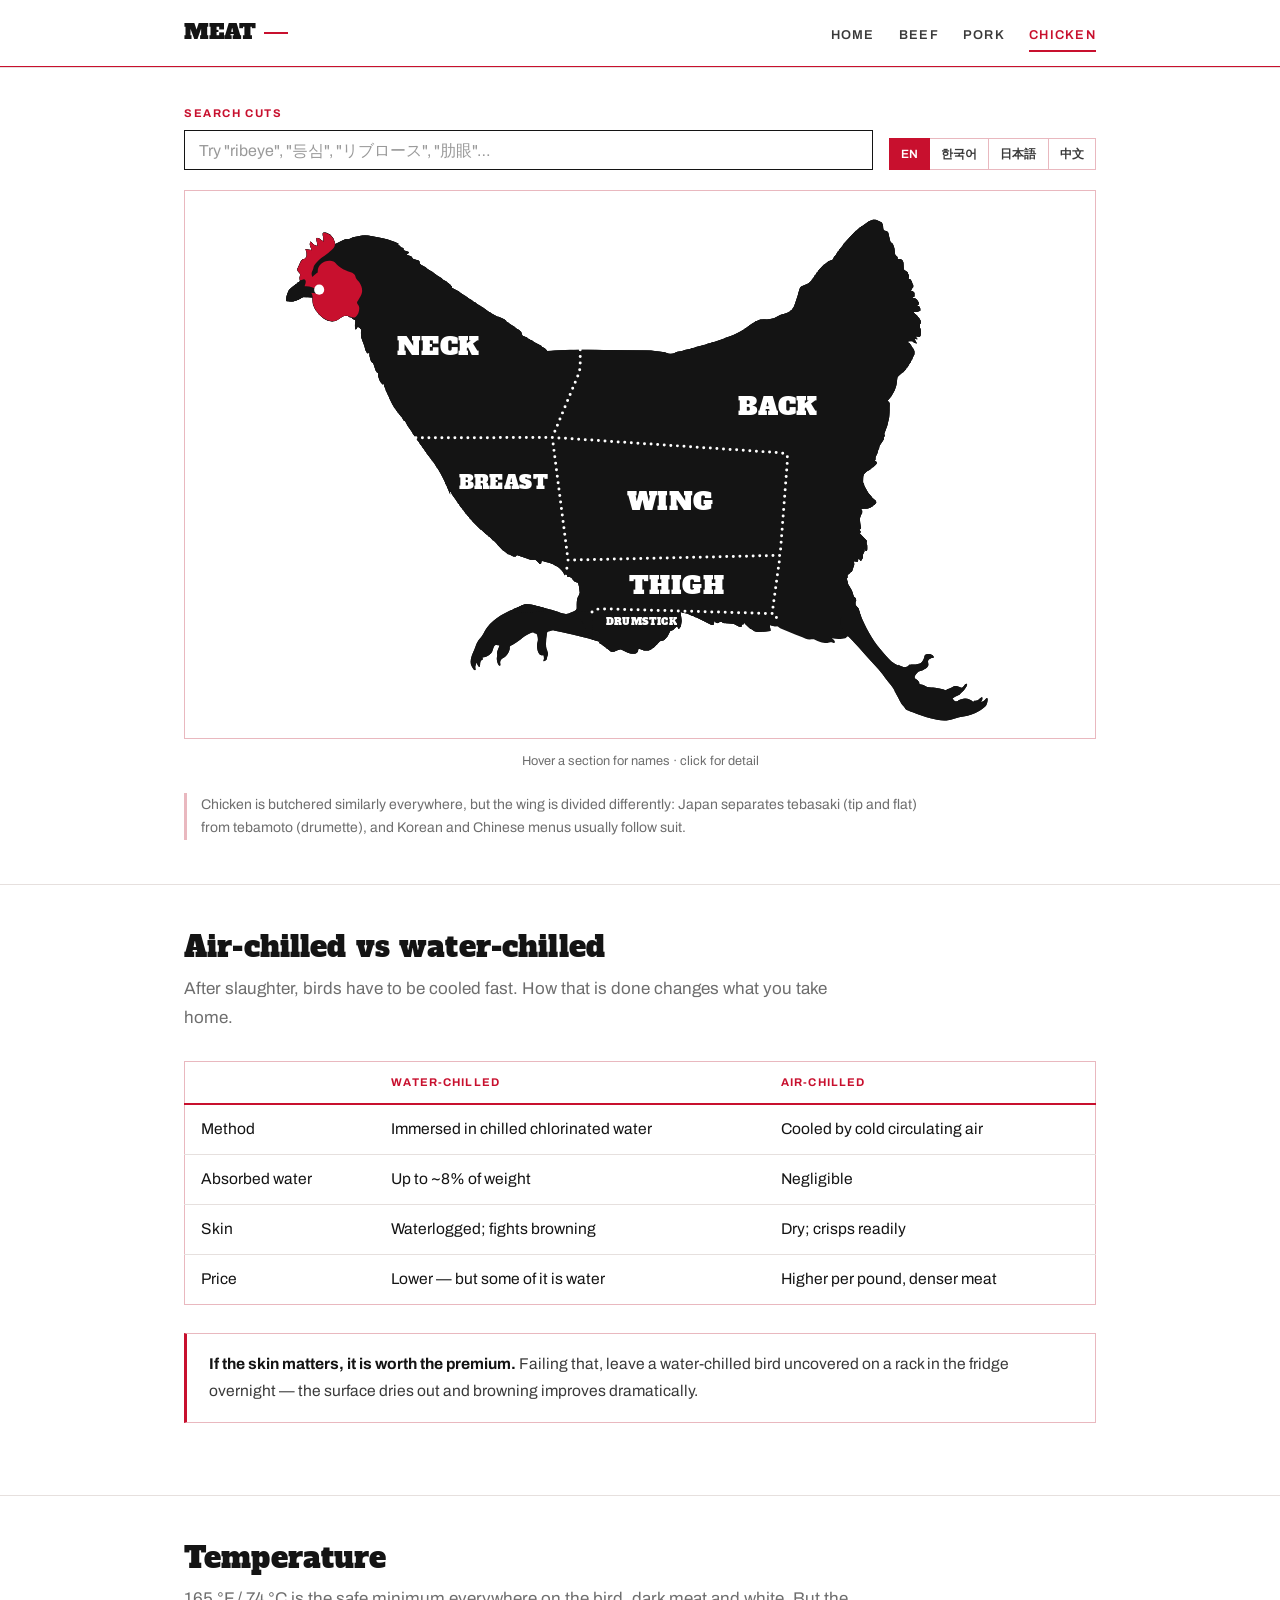
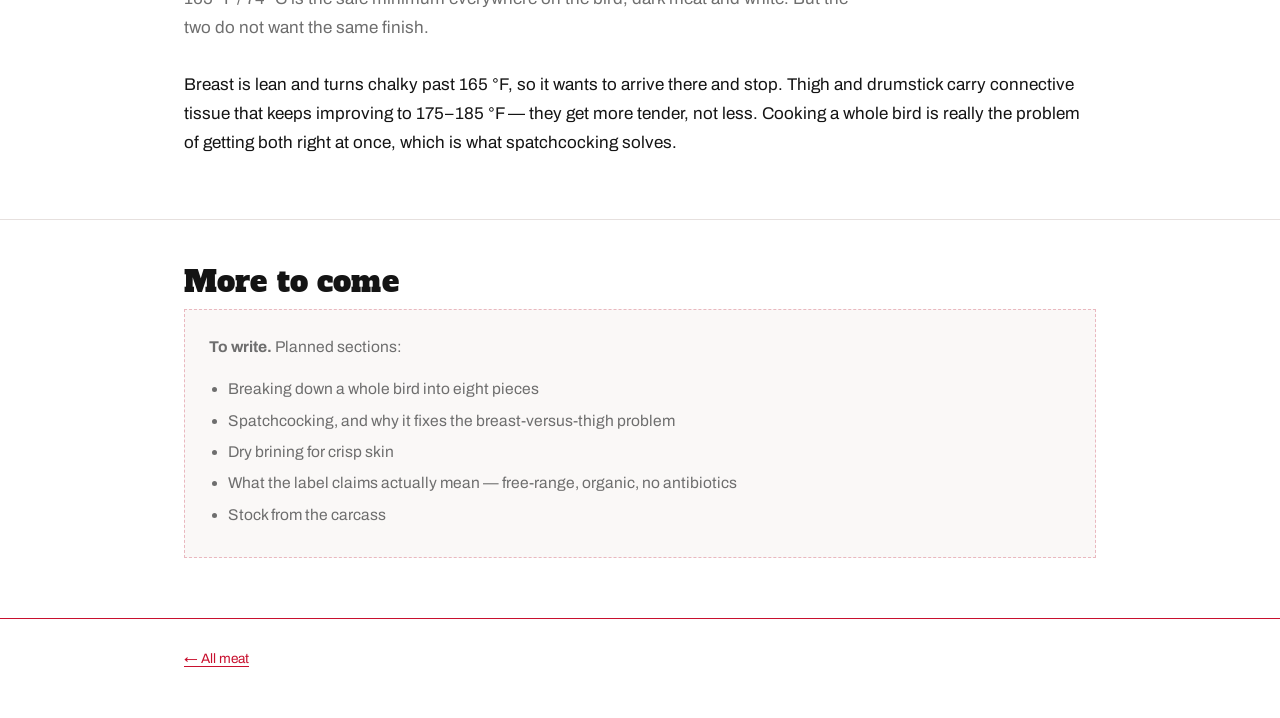
<file: chicken/index.html>
<!DOCTYPE html>
<html lang="en">
<head>
<meta charset="UTF-8">
<meta name="viewport" content="width=device-width, initial-scale=1.0">
<title>Chicken — cuts, names and cooking</title>
<meta name="description" content="An interactive chicken parts diagram with names in English, Korean, Japanese and Chinese, plus temperatures and cooking method for each cut.">
<link rel="canonical" href="https://wonbo.site/meat/chicken/">

<meta property="og:type" content="article">
<meta property="og:url" content="https://wonbo.site/meat/chicken/">
<meta property="og:title" content="Chicken — cuts, names and cooking">
<meta property="og:description" content="Interactive cut diagram with names in four languages.">
<meta name="twitter:card" content="summary">

<link rel="icon" href="data:image/svg+xml,<svg xmlns='http://www.w3.org/2000/svg' viewBox='0 0 100 100'><rect width='100' height='100' fill='white'/><rect x='4' y='4' width='92' height='92' fill='none' stroke='%23c8102e' stroke-width='7'/><text x='50' y='73' font-size='62' font-family='Georgia,serif' font-weight='bold' fill='%23141414' text-anchor='middle'>C</text></svg>">

<link rel="preconnect" href="https://fonts.googleapis.com">
<link rel="preconnect" href="https://fonts.gstatic.com" crossorigin>
<link href="https://fonts.googleapis.com/css2?family=Alfa+Slab+One&family=Archivo:wght@400;500;600;700&display=swap" rel="stylesheet">
<link rel="stylesheet" href="../style.css">
</head>

<body>
<a class="skip" href="#main">Skip to content</a>

<header class="site-header">
  <div class="wrap">
    <a class="wordmark" href="../">MEAT<span class="rule"></span></a>
    <nav class="site-nav" aria-label="Primary">
      <a href="../">Home</a>
      <a href="../beef/">Beef</a>
      <a href="../pork/">Pork</a>
      <a href="../chicken/" aria-current="page">Chicken</a>
    </nav>
  </div>
</header>

<main id="main">

  <section class="finder">
    <div class="wrap">
      <div class="finder-top">
        <div class="search-wrap">
          <label for="cut-search" id="search-label">Search cuts</label>
          <input type="text" id="cut-search" autocomplete="off" spellcheck="false"
                 role="combobox" aria-autocomplete="list" aria-expanded="false"
                 aria-controls="suggest" placeholder="Search cuts">
          <ul id="suggest" role="listbox" aria-labelledby="search-label" hidden></ul>
        </div>
        <div class="langs" id="langs" role="group" aria-label="Language"></div>
      </div>

      <div class="diagram-stage">
        <svg id="diagram" viewBox="0 6 468 330" role="group" aria-label="Chicken cuts diagram" xmlns="http://www.w3.org/2000/svg">
        <g transform="translate(468,0) scale(-1,1)"><g class="body">
                              <path d="M407.286,96.676h-0.282   C407.159,96.935,407.142,96.726,407.286,96.676z M458.944,62.11c-0.263-1.885-0.629-3.853-1.667-5.481   c-0.438-0.687-0.979-1.324-1.646-1.799c-0.771-0.549-1.428-1.171-2.204-1.772c-0.662-0.513-3.41-1.866-3.225-2.867   c0.126-0.683,0.261-1.278,0.055-1.976c-0.246-0.831-0.555-1.543-0.043-2.354c0.824-1.311,2.317-1.93,1.354-3.64   c-0.892-1.582-1.486-3.365-2.422-4.911c-0.277-0.459-1.145-0.612-1.6-0.783c-0.793-0.296-1.309-0.9-1.528-1.711   c-0.394-1.447,0.013-3.214,0.777-4.477c-1.389,0.198-2.777,0.397-4.166,0.596c0.598-1.75,1.878-3.661,0.993-5.541   c-1.329,1.079-2.715,3.053-4.648,2.862c0.218-1.187,0.436-2.374,0.653-3.561c0.18-0.974,0.6-1.89-0.725-1.479   c-1.45,0.449-2.544,1.594-3.826,2.348c0.159-1.604,0.445-3.189,0.604-4.788c0.146-1.464-1.472-0.982-2.419-0.697   c-3.127,0.942-4.989,4.032-5.484,7.129c-1.599-0.908-3.206-1.807-4.884-2.562c-0.642-0.288-1.288-0.599-1.989-0.712   c-0.598-0.097-1.394,0.283-1.941-0.05c-1.421-0.862-3.096-1.244-4.719-1.506c-1.76-0.283-3.528-0.875-5.32-0.883   c-1.81-0.008-3.713,0.491-5.495,0.787c-1.828,0.304-3.652,0.635-5.462,1.037c-3.62,0.806-7.189,1.911-10.507,3.59   c0.241,0.229,0.352,0.555,0.596,0.78c-0.47,0.184-1.021,0.236-1.431,0.554c-0.348,0.27-0.393,0.78-0.845,0.938   c-0.655,0.229-2.571,0.855-1.028,1.583c-1.073,0.386-2.146,0.772-3.22,1.158c-1.438,0.519,0.42,1.394,1.081,1.931   c-0.979,0.384-2.029,0.555-2.968,1.048c-0.337,0.177-0.855,0.483-0.806,0.938c0.042,0.393-1.166,0.798-1.406,0.901   c-0.892,0.384-3.611,0.747-3.178,1.987c-0.524,1.698-2.725,2.414-4.089,3.345c-2.991,2.041-5.971,4.099-8.943,6.139   c-1.491,1.023-3.024,1.992-4.502,3.037c-0.729,0.515-1.441,1.059-2.098,1.665c-0.442,0.41-0.96,1.162-1.231,1.319   c0.156,0.136,0.308,0.277,0.453,0.425c-6.472,3.485-12.33,8.051-18.536,11.975c-3.122,1.975-6.214,4.313-9.525,5.952   c-2.382,1.178-5.425,1.776-7.169,3.939c0.416-0.222,0.832-0.444,1.248-0.666c-2.858,1.737-5.704,3.614-8.405,5.592   c-0.714,0.523-2.076,1.396-2.132,2.401c-0.087,1.558-1.486,1.747-2.685,2.379c-1.823,0.962-3.519,2.146-5.324,3.145   c-1.938,1.072-3.868,2.103-5.701,3.353c-0.73,0.498-1.609,0.971-2.166,1.67c-0.557,0.7-0.8,0.84-1.717,0.71   c-2.348-0.332-4.709-0.392-7.075-0.487c-9.139-0.371-18.215-0.568-27.359-0.249c-4.566,0.16-9.133,0.363-13.703,0.348   c-4.515-0.016-9.032-0.161-13.545,0.019c-2.17,0.087-4.337,0.249-6.489,0.533c-1.613,0.213-3.229,0.228-4.829,0.52   c-1.42,0.26-2.958,1.14-4.381,1.087c-1.299-0.048-2.633-0.704-3.844-1.158c-0.488-0.183-0.945-0.342-1.478-0.366   c-1.077-0.05-2.122-0.431-3.167-0.712c-2.292-0.617-4.584-1.227-6.874-1.85c-4.301-1.171-8.572-2.427-12.813-3.8   c-7.428-2.403-15.073-4.984-21.331-9.806c-2.892-2.228-6.219-4.512-10.061-4.291c-2.118,0.121-3.956-0.098-5.985-0.751   c-1.778-0.571-3.277-1.737-5.078-2.286c-2.106-0.643-4.438-1.288-6.083-2.836c-1.62-1.523-2.197-4.042-2.93-6.058   c-0.69-1.898-1.254-3.761-1.767-5.708c-0.205-0.78-0.644-3.137-1.748-3.128c0.636,0.017-0.413-0.331-0.491-0.368   c-0.365-0.171-0.74-0.32-1.117-0.464c-0.75-0.288-1.512-0.559-2.214-0.953c-1.73-0.973-2.894-2.897-4.011-4.479   c-2.128-3.012-4.349-6.107-7.267-8.413c-1.359-1.073-2.877-1.943-4.523-2.493c-1.155-1.744-2.331-3.475-3.546-5.178   c-2.351-3.296-4.852-6.494-7.623-9.448c-2.837-3.024-5.958-5.796-9.456-8.035c-1.416-0.906-2.886-2.046-4.499-2.567   c-1.866-0.603-3.966,0.344-5.554,1.28c-1.433,0.845-1.261,2.146-1.424,3.637c-0.057,0.525-0.128,1.066-0.498,1.475   c-0.65,0.718-1.611,0.577-2.349,1.095c-0.73,0.512-0.826,2.177-1.003,3.013c-0.246,1.158-0.445,2.457-1.02,3.509   c-0.169,0.31-0.33,0.369-0.615,0.54C73.5,26.57,73.212,27.138,73,27.645c-0.489,1.164-0.803,2.5-0.944,3.753   c-0.141,1.239-0.167,2.752-1.295,3.544c-0.603,0.424-0.582,0.582-0.552,1.282c0.026,0.632-1.24,0.444-1.691,0.529   c-2.845,0.533-1.804,4.405-2.289,6.379c-0.276,1.123-2.41,1.215-2.633,2.544c-0.101,0.601-0.524,0.827-0.571,1.4   c-0.063,0.776,0.155,1.539,0.196,2.31c-1.005-0.593-1.714,0.88-2.029,1.589c-0.184,0.414-1.383,3.013-0.788,3.158   c-0.034,0-0.068,0-0.102,0c0.51,0.859,1.02,1.72,1.53,2.579c-0.961,0.343-2.603,0.86-2.365,2.174   c0.071,0.391-0.126,1.216,0.134,1.487c0.347,0.361,0.874,0.487,1.295,0.732c-1.534,0.586-2.613,0.488-3.495,2.054   c-0.337,0.598-0.959,1.5-0.596,2.219c0.275,0.544,1.04,0.643,1.54,0.871c-1.26-0.017-2.248,0.338-2.438,1.656   c-0.09,0.623-0.395,1.395,0.284,1.723c1.27,0.613,2.779,0.57,4.139,0.83c-1.276,1.089-2.579,2.179-3.628,3.497   c-0.517,0.649-1.008,1.386-1.19,2.207c-0.188,0.844,0.357,1.534,0.575,2.305c0.241,0.854-0.245,1.726-0.422,2.551   c-0.26,1.215-0.284,2.453-0.056,3.676c0.193,1.037,0.333,1.502,1.448,1.307c0.795-0.139,1.637-0.313,2.309-0.781   c-0.623,0.733-1.201,1.51-1.87,2.203c0.933,0.302,1.852,0.058,2.537-0.638c-0.112,0.228-2.456,3.297-1.995,3.378   c0.939,0.165,1.883-0.952,2.665-1.305c1.094-0.494,2.476-0.261,3.355,0.548c-1.432,0.115-2.384,2.017-3.045,3.08   c-0.975,1.57-2.014,2.842-1.338,4.693c1.352,3.707,3.603,7.445,6.207,10.399c1.257,1.426,2.741,2.391,4.11,3.652   c0.584,0.538,0.581,1.347,0.609,2.096c0.041,1.083,0.216,2.126,0.456,3.185c0.946,4.183,3.128,7.519,6.039,10.634   c-2.429-0.534-1.686,2.64-1.804,4.045c-0.228,2.719,0.237,5.081,0.732,7.715c0.475,2.53,1.397,4.979,2.177,7.43   c0.144,0.452,0.291,0.902,0.445,1.352c0.188,0.552-0.017,0.234-0.252,0.652c-0.335,0.595,0.543,1.497,0.884,1.905   c-0.934-0.936-0.135,0.926,0.012,1.248c0.607,1.324,1.6,2.383,2.257,3.664c0.299,0.582,0.379,1.312,0.605,1.929   c0.432,1.174,0.863,2.349,1.294,3.523c0.333,0.909,0.893,1.913,0.886,2.9c-0.005,0.771,0.193,1.176,0.857,1.628   c-0.336,0.029-0.789-0.389-1.091,0.001c-0.159,0.205-0.348,0.761-0.4,0.1c-0.427,1.381,0.059,1.833,1.066,2.717   c1.269,1.112,2.649,2.135,4.046,3.078c1.535,1.036,2.567,1.619,3.175,3.471c0.33,1.005,0.069,2.526,0.03,3.646   c0.094-0.062,0.189-0.124,0.283-0.186c-1.385,4.298-3.583,8.194-6.945,11.253c-0.527,0.479-1.291,1.053-1.551,1.742   c-0.135,0.358,0.593,1.209,0.84,1.457c1.719,1.717,4.157,3.067,6.65,2.823c-0.222-0.038-0.44-0.089-0.657-0.151   c0.958,0.045,1.901,0.312,2.839,0.506c-1.02,0.819-0.94,1.893-0.4,2.959c0.685,1.353,1.173,2.532,1.147,4.075   c-0.025,1.511-0.26,2.918-0.705,4.359c-0.344,1.12,0.17,1.127,1.106,1.503c-0.383,0.58-0.765,1.161-1.148,1.742   c0.437,0.221,0.962,0.369,1.417,0.1c-1.169,1.248-2.338,2.495-3.506,3.744c-0.436,0.466-1.395,1.155-1.582,1.774   c-0.072,0.236,0.13,0.444,0.171,0.664c0.074,0.399-0.15,0.903-0.218,1.293c-0.165,0.948-0.604,3.54,0.295,4.296   c0.619,0.521,0.759-1.472,1.396-1.511c-0.792,1.784,0.862,2.846,0.757,4.5c-0.043,0.684,0.544,3.378,1.676,3.328   c0.146-0.006,0.145-0.522,0.171-0.575c0.155-0.314,0.501-0.528,0.819-0.643c0.708-0.255,0.5,0.366,0.421,0.81   c-0.322,1.807,2.018,0.594,2.874,0.742c-0.663,1.381-0.413,1.88,0.124,3.346c0.312,0.852,0.52,1.74,0.827,2.58   c0.246,0.674,0.948,0.953,1.432,1.438c0.854,0.859,1.699,0.957,1.699,2.304c0,0.217-0.161,0.521-0.174,0.772   c-0.007,0.115,0.397,0.38,0.454,0.481c0.31,0.559-0.392,1.475-0.571,1.983c-0.259,0.733-0.127,1.453-0.569,2.11   c-0.549,0.814-1.05,1.662-1.5,2.535c-0.432,0.835-0.873,1.709-1.148,2.61c-0.232,0.76-0.32,1.729-0.898,2.324   c-0.473,0.487-1.216,1.153-1.247,1.897c-0.031,0.747,0.444,1.515,0.447,2.297c0.002,0.708-0.201,1.401-0.639,1.964   c-0.413,0.529-1.012,0.771-1.28,1.409c-0.532,1.268-0.833,2.655-1.325,3.946c-0.76,1.996-1.601,3.961-2.537,5.881   c-1.831,3.756-3.839,7.466-6.201,10.919c-2.188,3.197-4.782,6.085-7.286,9.032c-2.292,2.696-4.842,5.118-8.12,6.562   c0.076-0.19,0.156-0.379,0.241-0.566c-1.061,0.713-2.156,1.143-3.401,1.417c-1.343,0.295-2.384-0.291-3.571-0.822   c0.192-0.103,0.386-0.201,0.581-0.297c-0.688-0.717-3.171-0.427-4.09-0.555c-2.049-0.285-3.735-0.283-5.003-2.094   c-0.443-0.632-0.898-1.327-1.1-2.08c-0.146-0.547-0.188-1.378-0.606-1.805c-0.688-0.7-2.633-0.829-3.523-0.502   c-0.66,0.243-2.342,1.146-1.887,2.092c0.355,0.736,1.064,0.096,1.617,0.451c0.719,0.461,1.802,0.811,1.934,1.737   c0.171,1.197-0.585,2.114-0.015,3.269c0.638,1.291,2.076,2.058,3.351,2.581c0.674,0.277,1.362,0.448,2.062,0.645   c0.869,0.244,1.292,0.782,1.86,1.437c1,1.149,2.105,2.776,0.266,3.656c-0.681,0.325-1.205,0.727-1.563,1.412   c-0.177,0.339-0.309,0.699-0.46,1.05c-0.083,0.19,0.185,0.412,0.04,0.592c-0.315,0.389-1.98,0.445-2.519,0.661   c-0.869,0.349-1.588,0.998-2.492,1.254c-1.594,0.452-3.326,0.223-4.959,0.416c-1.894,0.224-3.772,0.569-5.56,1.242   c-0.403,0.152-1,0.46-1.446,0.373c-0.252-0.05-0.504-0.447-0.758-0.57c-0.328-0.159-0.688-0.215-1.04-0.292   c-1.835-0.399-2.814-2.086-4.922-1.725c-1.078,0.185-2.038,0.901-3.135,0.976c-1.134,0.077-1.593-1.525-2.332-2.104   c-0.271-0.212-1.271-0.845-1.229,0.037c0.03,0.623,0.547,1.507,0.836,2.032c0.37,0.674,0.813,1.293,1.339,1.854   c0.312,0.331,0.645,0.643,0.992,0.937c0.194,0.164,0.729,0.912,0.698,0.313c0.165,1.044,1.232,1.513,2.083,1.906   c1.167,0.541,2.327,1.115,3.387,1.849c-0.749,0.787-1.454,2.209-2.763,1.886c-0.632-0.157-0.995-0.667-1.558-0.912   c-0.483-0.211-1.023-0.239-1.511-0.435c-2.432-0.978-5.577-0.111-7.39,1.714c-0.472-0.767-0.541-0.856-1.351-0.794   c-1.071,0.082-1.938-0.645-2.711-1.291c-0.288-0.241-1.446-1.483-1.712-0.655c-0.353,1.095,0.508,2.047,0.871,3.01   c-0.565-0.438-1.275-0.604-1.894-0.945c-0.556-0.308-0.857-0.818-1.256-1.292c-1.08-1.277-1.267,0.382-1.045,1.307   c0.277,1.153,0.507,2.521,1.331,3.419c1.117,1.219,2.634,2.173,4.058,2.989c3.038,1.743,6.5,3.094,9.985,3.525   c3.657,0.452,7.124,2.154,10.789,2.49c3.303,0.303,6.906-0.568,10.103-1.333c3.861-0.925,7.587-2.322,11.266-3.797   c0.743-0.298,1.488-0.593,2.229-0.895c0.679-0.277,1.711-0.485,2.244-1.016c0.412-0.409,0.547-1.047,0.939-1.488   c0.579-0.652,1.197-1.209,1.693-1.938c0.841-1.238,1.396-2.513,2.059-3.845c0.418-0.842,0.953-1.604,1.398-2.432   c0.228-0.423,0.439-0.854,0.641-1.291c0.011-0.023,0.735-1.455,0.255-0.665c0.972-2.028,2.204-3.585,3.671-5.283   c1.532-1.772,2.782-3.747,4.212-5.599c2.993-3.875,6.521-7.281,9.763-10.938c3.365-3.795,6.671-7.654,10.232-11.269   c0.365-0.37,0.731-0.74,1.105-1.101c0.778-0.749,0.675-0.723,1.517-0.124c0.204,0.146,0.686,0.689,0.931,0.716   c0.601,0.064,1.193,0.178,1.782,0.309c2.347,0.519,4.426,0.253,6.757-0.247c-0.592,0.592-1.46,1.052-1.804,1.853   c-0.502,1.172,0.836,1.294,1.541,0.835c0.742-0.483,2.296,0.226,3.105,0.3c1.519,0.141,3.108-0.347,4.568-0.701   c1.271-0.309,2.237-0.795,3.406-1.354c1.222-0.584,2.317-0.035,3.582-0.14c1.452-0.119,3.021-0.944,4.361-1.46   c3.076-1.185,6.095-2.498,9.177-3.67c1.536-0.583,3.097-1.136,4.591-1.821c0.825-0.379,1.588-1.348,2.519-1.424   c1.522-0.127,2.959-0.7,4.45-0.992c0.202,1.148-0.38,2.179-0.442,3.304c-0.035,0.645,0.335,0.561,0.891,0.641   c1.54,0.222,3.098,0.33,4.647,0.457c1.738,0.143,3.228,0.285,4.862-0.552c2.48-1.269,4.479-3.1,6.211-5.252   c0.246,0.639,1,1.819,1.729,0.978c0.038,0.427-0.206,1.982,0.604,1.82c1.301-0.261,2.561-1.267,3.807-1.736   c1.712-0.646,3.725-0.671,5.533-0.722c0.549-0.016,1.107,0.021,1.654-0.007c0.184-0.01,0.199-0.129,0.3-0.26   c0.35-0.45,0.862-0.688,1.431-0.648c0.824,0.057,1.773,1.229,2.506,0.895c0.653-0.299,1.092-1.268,1.838-1.34   c-0.142,1.63-0.508,3.235,1.813,2.196c2.422-1.082,4.767-2.308,7.137-3.495c2.249-1.126,4.55-2.152,6.929-2.973   c0.937-0.322,1.877-0.618,2.847-0.825c0.82-0.176,1.919-0.347,2.446-1.082c-0.088,1.903-0.578,3.776-0.565,5.678   c0.011,1.566,0.229,4.16,1.445,5.337c0.491,0.475,0.877-0.794,1.069-1.063c0.634-0.888,2.411,1.687,2.997,2.023   c0.875,0.504,1.551,0.222,2.052,1.188c0.54,1.039,1.062,2.087,1.71,3.064c0.608,0.918,1.359,1.922,2.392,2.389   c0.435,0.196,0.868,0.21,1.31,0.222c0.799,0.021,1.063,0.586,1.545,1.149c1.486,1.744,3.468,3.581,5.544,4.578   c1.396,0.671,3.219,0.458,4.663,0.063c0.919-0.252,2.935-1.604,2.935,0.202c0,1.821,1.953,2.318,3.369,2.177   c2.094-0.21,4.013-1.173,5.896-2.044c0.698-0.322,1.391-0.795,2.187-0.639c0.68,0.133,1.304,0.453,1.95,0.688   c1.047,0.379,2.857,1.14,3.873,0.465c2.551-1.695,4.709-3.917,7.354-5.479c-0.417-0.916-1.755-0.076-2.451-0.567   c2.405-0.001,4.729-0.976,7.044-1.55c1.781-0.441,3.564-0.873,5.348-1.304c4.734-1.143,9.472-2.274,14.219-3.366   c1.55-0.356,3.1-0.721,4.659-1.032c0.92-0.184,1.575,0.111,2.464,0.411c0.464,0.157,1.09,0.112,1.498,0.411   c0.467,0.342,0.476,1.332,0.559,1.827c0.336,2.002,0.531,4.042,0.483,6.073c-0.021,0.902,0.002,1.932-0.242,2.807   c-0.117,0.421-0.32,0.811-0.495,1.209c-0.208,0.474-0.167,1.095-0.406,1.526c-0.376,0.677,0.148,1.639,0.343,2.34   c0.174,0.617,0.207,1.269,0.452,1.867c0.259,0.629,2.464,1.723,1.954,0.578c-0.539-1.212-0.236-2.055-0.07-3.323   c2.661,0.647,3.591-1.799,3.975-3.946c0.261-1.463,0.321-2.752-0.088-4.195c-0.418-1.472-0.296-2.713,0.045-4.18   c0.099-0.423,0.224-0.966,0.572-1.261c0.354-0.301,1.772-0.409,1.909-0.833c0.181-0.562,2.088,0.465,2.532,0.647   c2.203,0.902,3.704,2.221,5.575,3.623c1.74,1.303,3.521,2.625,5.396,3.729c0.346,0.204,1.376,0.488,1.538,0.861   c0.227,0.521,0.011,1.241,0.14,1.803c0.356,1.558,1.442,3.589,2.711,4.596c1.056,0.837,2.52,1.263,3.073,2.606   c0.287,0.696,0.321,1.33,0.181,2.053c-0.063,0.331-0.232,1.23,0.376,1.19c0.772-0.052,1.245-1.63,1.45-2.204   c0.234-0.655,0.367-1.332,0.375-2.03c0.005-0.494-0.044-0.987-0.125-1.475c-0.041-0.243,0.02-1.27-0.357-0.786   c1.136-1.932-0.882-4.576-1.218-6.533c0.888-0.022,2.063-0.446,2.868,0.102c1.053,0.716,1.18,3.005,1.818,4.087   c1.243,2.105,3.812,3.566,6.253,3.592c-0.083,0.339-0.432,0.863-0.298,1.219c0.154,0.411,0.765,0.445,1.045,0.742   c0.83,0.882,0.434,2.726,0.82,3.8c0.459,1.275,1.92-2.196,2.089-2.586c0.292,0.846,0.635,1.687,0.774,2.575   c0.101,0.64-0.107,1.19-0.168,1.821c-0.065,0.684,0.695,0.577,1.042,0.22c0.572-0.589,1.048-1.391,1.417-2.117   c1.686-3.313-0.141-7.406-1.581-10.467c-0.743-1.581-1.18-3.292-1.993-4.843c-0.919-1.75-2.435-3.102-3.456-4.79   c-0.937-1.548-1.662-3.162-2.76-4.618c-1.131-1.5-2.453-2.843-3.883-4.059c-3.154-2.684-6.753-4.779-10.481-6.557   c-1.853-0.884-3.742-1.68-5.631-2.48c-1.579-0.668-3.504-1.786-5.252-1.74c-1.832,0.048-3.792,0.669-5.576,1.052   c-2.317,0.498-4.616,1.07-6.91,1.665c-2.086,0.54-4.195,1.034-6.239,1.72c-1.968,0.659-3.956,1.505-6.024,1.795   c-1.158,0.163-2.305-0.452-3.329-0.93c-1.065-0.496-2.173-0.979-3.15-1.639c-1.056-0.712-0.465-2.49-0.524-3.626   c-0.091-1.743-0.315-4.046-1.359-5.512c-0.808-1.133-0.512-2.669-0.33-3.98c0.132-0.956,0.296-1.909,0.533-2.845   c0.119-0.471,0.256-0.936,0.416-1.394c0.274,0.106,0.6-0.006,0.851-0.116c1.101-0.483,1.883-1.308,2.648-2.199   c0.337-0.393,0.732-0.938,1.237-1.127c0.791-0.296,1.844,0.037,2.677-0.112c0.303-0.055,0.641-0.775,0.793-0.995   c0.524-0.756,0.881-1.615,1.432-2.354c1.063-1.428,2.383-2.67,3.884-3.629c1.447-0.924,3.083-1.635,4.718-2.15   c0.877-0.277,1.809-0.362,2.678-0.641c0.636-0.203,1.437-0.705,2.097-0.3c0.639,0.392,0.188,0.812,0.394,1.352   c0.134,0.354,0.882,0.488,1.126,0.209c0.682-0.783,2.126-2.979,3.37-2.553c1.589,0.537,3.704-0.64,5.257-1.13   c1.941-0.613,3.883-1.229,5.826-1.84c0.427,2.293,3.366,0.152,4.647-0.354c-0.038,0-0.076,0-0.114,0   c0.725,0,1.446-0.676,1.987-1.084c0.788-0.594,1.598-1.138,2.338-1.796c1.612-1.435,2.979-3.111,4.471-4.665   c3.438-3.58,7.573-6.429,11.125-9.896c6.985-6.822,12.813-14.715,17.975-22.976c-0.119,0.854-0.236,1.71-0.354,2.564   c1.527-3.625,2.974-6.96,4.668-10.549c2.118-4.486,4.69-8.421,7.718-12.341c3.021-3.911,5.741-8.028,8.637-12.029   c1.464-2.022,2.862-4.084,4.226-6.176c0.681-1.044,1.357-2.091,2.042-3.133c0.3-0.458,1.762-3.035,2.007-3.035   c0.499-0.016,1.143-1.472,1.424-1.838c0.928-1.209,1.915-2.369,2.861-3.563c1.872-2.364,3.327-4.891,4.617-7.609   c0.916-1.933,1.785-3.896,2.65-5.852c0.485-1.097,1.879-3.652,0.997-4.831c0.26,0.195,0.699,0.754,1.086,0.615   c0.54-0.192,0.966-0.716,1.277-1.17c0.854-1.244,1.412-2.77,1.694-4.243c0.114-0.597,0.079-1.164,0.147-1.756   c0.036-0.313,0.686-0.517,0.902-0.8c0.673-0.878,0.984-1.765,1.311-2.799c0.262-0.832,0.5-1.676,0.807-2.493   c0.196-0.523,0.85-0.578,1.172-1.143c0.477-0.833,0.708-1.812,0.913-2.74c0.1-0.453,0.665-2.349,0.195-2.349   c0.346-0.088,0.387-0.416,0.345-0.723c1.138,1.076,1.513,0.207,2.077-1.028c0.738-1.617,0.972-3.399,1.668-5.037   c1.199-2.819,2.041-6.28,1.03-9.281c0.34,0.198,0.681,0.396,1.021,0.595c0.071-0.579-0.109-1.123,0.585-1.243   c0.565-0.097,0.764-0.392,0.832-0.953c0.326,0.684,0.571,2.301,1.587,2.281c0.142-1.004,0.309-2.015,0.241-3.032   c-0.051-0.761-0.468-1.476-0.427-2.246c0.042-0.777,1.074-1.108,1.639-1.452c0.301-0.184,0.526-0.223,0.557-0.564   c0.035-0.398,0.89-0.42,1.163-0.493c0.712-0.19,1.149-0.708,1.899-0.813c0.987-0.14,1.949-0.077,2.853,0.363   c1.841,0.896,3.374,2.614,5.457,2.966c3.429,0.58,7.247-1.772,9.502-4.157c2.682-2.837,4.955-6.914,4.128-10.92   c1.876-0.074,4.54-0.641,6.355-0.064c0.864,0.274,1.612,0.886,2.424,1.279c1.163,0.563,2.404,0.974,3.678,1.198   c1.213,0.215,2.473,0.262,3.697,0.115C459.145,63.351,459.057,62.912,458.944,62.11"/><path d="M261.559,278.914c0.538-0.404,2.276-0.339,2.967-0.51   c1.781-0.441,3.564-0.873,5.348-1.304c4.734-1.143,9.472-2.274,14.219-3.366c1.55-0.356,3.1-0.721,4.659-1.032   c0.92-0.184,1.575,0.111,2.464,0.411c0.464,0.157,1.09,0.112,1.498,0.411c0.467,0.342,0.476,1.332,0.559,1.827   c0.336,2.002,0.531,4.042,0.483,6.073c-0.021,0.902,0.002,1.932-0.242,2.807c-0.117,0.421-0.32,0.811-0.495,1.209   c-0.208,0.474-0.167,1.095-0.406,1.526c-0.376,0.677,0.148,1.639,0.343,2.34c0.174,0.617,0.207,1.269,0.452,1.867   c0.259,0.629,2.464,1.723,1.954,0.578c-0.539-1.212-0.236-2.055-0.07-3.323c2.661,0.647,3.591-1.799,3.975-3.946   c0.261-1.463,0.321-2.752-0.088-4.195c-0.418-1.472-0.296-2.713,0.045-4.18c0.099-0.423,0.224-0.966,0.572-1.261   c0.354-0.301,1.772-0.409,1.909-0.833c0.181-0.562,2.088,0.465,2.532,0.647c2.203,0.902,3.704,2.221,5.575,3.623   c1.74,1.303,3.521,2.625,5.396,3.729c0.346,0.204,1.376,0.488,1.538,0.861c0.227,0.521,0.011,1.241,0.14,1.803   c0.356,1.558,1.442,3.589,2.711,4.596c1.056,0.837,2.52,1.263,3.073,2.606c0.287,0.696,0.321,1.33,0.181,2.053   c-0.063,0.331-0.232,1.23,0.376,1.19c0.772-0.052,1.245-1.63,1.45-2.204c0.234-0.655,0.367-1.332,0.375-2.03   c0.005-0.494-0.044-0.987-0.125-1.475c-0.041-0.243,0.02-1.27-0.357-0.786c1.136-1.932-0.882-4.576-1.218-6.533   c0.888-0.022,2.063-0.446,2.868,0.102c1.053,0.716,1.18,3.005,1.818,4.087c1.243,2.105,3.812,3.566,6.253,3.592   c-0.083,0.339-0.432,0.863-0.298,1.219c0.154,0.411,0.765,0.445,1.045,0.742c0.83,0.882,0.434,2.726,0.82,3.8   c0.459,1.275,1.92-2.196,2.089-2.586c0.292,0.846,0.635,1.687,0.774,2.575c0.101,0.64-0.107,1.19-0.168,1.821   c-0.065,0.684,0.695,0.577,1.042,0.22c0.572-0.589,1.048-1.391,1.417-2.117c1.686-3.313-0.141-7.406-1.581-10.467   c-0.743-1.581-1.18-3.292-1.993-4.843c-0.919-1.75-2.435-3.102-3.456-4.79c-0.937-1.548-1.662-3.162-2.76-4.618   c-1.131-1.5-2.453-2.843-3.883-4.059c-3.154-2.684-6.753-4.779-10.481-6.557c-1.853-0.884-3.742-1.68-5.631-2.48   c-1.579-0.668-3.504-1.786-5.252-1.74c-1.832,0.048-3.792,0.669-5.576,1.052c-2.317,0.498-4.616,1.07-6.91,1.665   c-2.086,0.54-4.195,1.034-6.239,1.72c-1.968,0.659-3.956,1.505-6.024,1.795c-1.158,0.163-2.305-0.452-3.329-0.93   c-1.323-0.617-2.692-0.979-4.032-1.544c0.442,1.952,1.802,4.383,3.427,5.62c-2.09,0-3.942,0.064-6.04-0.241   c0.605,0.458,1.147,1.05,1.235,1.745c-0.571-0.061-1.259,0.148-1.826,0.042C269.394,272.12,265.785,275.748,261.559,278.914z"/><path d="M99.463,255.902c-3.316-0.241-4.831,4.657-5.666,6.85   c-0.76,1.996-1.601,3.961-2.537,5.881c-1.831,3.756-3.839,7.466-6.201,10.919c-2.188,3.197-4.782,6.085-7.286,9.032   c-2.292,2.696-4.842,5.118-8.12,6.562c0.076-0.19,0.156-0.379,0.241-0.566c-1.061,0.713-2.156,1.143-3.401,1.417   c-1.343,0.295-2.384-0.291-3.571-0.822c0.192-0.103,0.386-0.201,0.581-0.297c-0.688-0.717-3.171-0.427-4.09-0.555   c-2.049-0.285-3.735-0.283-5.003-2.094c-0.443-0.632-0.898-1.327-1.1-2.08c-0.146-0.547-0.188-1.378-0.606-1.805   c-0.688-0.7-2.633-0.829-3.523-0.502c-0.66,0.243-2.342,1.146-1.887,2.092c0.355,0.736,1.064,0.096,1.617,0.451   c0.719,0.461,1.802,0.811,1.934,1.737c0.171,1.197-0.585,2.114-0.015,3.269c0.638,1.291,2.076,2.058,3.351,2.581   c0.674,0.277,1.362,0.448,2.062,0.645c0.869,0.244,1.292,0.782,1.86,1.437c1,1.149,2.105,2.776,0.266,3.656   c-0.681,0.325-1.205,0.727-1.563,1.412c-0.177,0.339-0.309,0.699-0.46,1.05c-0.083,0.19,0.185,0.412,0.04,0.592   c-0.315,0.389-1.98,0.445-2.519,0.661c-0.869,0.349-1.588,0.998-2.492,1.254c-1.594,0.452-3.326,0.223-4.959,0.416   c-1.894,0.224-3.772,0.569-5.56,1.242c-0.403,0.152-1,0.46-1.446,0.373c-0.252-0.05-0.504-0.447-0.758-0.57   c-0.328-0.159-0.688-0.215-1.04-0.292c-1.835-0.399-2.814-2.086-4.922-1.725c-1.078,0.185-2.038,0.901-3.135,0.976   c-1.134,0.077-1.593-1.525-2.332-2.104c-0.271-0.212-1.271-0.845-1.229,0.037c0.03,0.623,0.547,1.507,0.836,2.032   c0.37,0.674,0.813,1.293,1.339,1.854c0.312,0.331,0.645,0.643,0.992,0.937c0.194,0.164,0.729,0.912,0.698,0.313   c0.165,1.044,1.232,1.513,2.083,1.906c1.167,0.541,2.327,1.115,3.387,1.849c-0.749,0.787-1.454,2.209-2.763,1.886   c-0.632-0.157-0.995-0.667-1.558-0.912c-0.483-0.211-1.023-0.239-1.511-0.435c-2.432-0.978-5.577-0.111-7.39,1.714   c-0.472-0.767-0.541-0.856-1.351-0.794c-1.071,0.082-1.938-0.645-2.711-1.291c-0.288-0.241-1.446-1.483-1.712-0.655   c-0.353,1.095,0.508,2.047,0.871,3.01c-0.565-0.438-1.275-0.604-1.894-0.945c-0.556-0.308-0.857-0.818-1.256-1.292   c-1.08-1.277-1.267,0.382-1.045,1.307c0.277,1.153,0.507,2.521,1.331,3.419c1.117,1.219,2.634,2.173,4.058,2.989   c3.038,1.743,6.5,3.094,9.985,3.525c3.657,0.452,7.124,2.154,10.789,2.49c3.303,0.303,6.906-0.568,10.103-1.333   c3.861-0.925,7.587-2.322,11.266-3.797c0.743-0.298,1.488-0.593,2.229-0.895c0.679-0.277,1.711-0.485,2.244-1.016   c0.412-0.409,0.547-1.047,0.939-1.488c0.579-0.652,1.197-1.209,1.693-1.938c0.841-1.238,1.396-2.513,2.059-3.845   c0.418-0.842,0.953-1.604,1.398-2.432c0.228-0.423,0.439-0.854,0.641-1.291c0.011-0.023,0.735-1.455,0.255-0.665   c0.972-2.028,2.204-3.585,3.671-5.283c1.532-1.772,2.782-3.747,4.212-5.599c2.993-3.875,6.521-7.281,9.763-10.938   c3.365-3.795,6.671-7.654,10.232-11.269c4.11-4.171,8.95-9.258,5.355-15.477c-0.934-1.614-2.996-6.016-4.951-6.612   C99.998,255.973,99.725,255.922,99.463,255.902z"/>
                            </g></g>
        <g class="body"><path fill-rule="evenodd" d="M382,11.5L384,11.5L387.75,13.25L388.5,15L388.75,17.75L389.5,18.5L390.75,18.75L391.75,19.5L393.25,25.75L394.75,26.75L395.75,29.5L396.25,33.75L397.75,35.25L397.75,36.5L400,36.75L401,37.5L401.5,38.75L401.75,43.25L404.25,45L404.5,46.25L405,46.75L404.75,49.25L405.75,49.25L407,51L407,51.75L407.75,53L407.75,54.5L407.25,54.75L406.25,56.75L407.5,57L408.5,58L408.5,60.5L407.5,60.75L407.25,61.25L409,61.5L410.5,62.75L410.5,63.25L411.25,64L411.25,65.5L410,66.25L411.5,66.5L412.25,68L412.25,69.5L410,70.25L408.25,70.25L408,70.75L410.5,72.75L410.5,73.25L411.5,74L412.5,75.75L412.5,77.5L412,78L412,80.25L412.5,81.25L412.5,85L412,86L409.25,85.75L410.5,87.5L408.5,87.25L410,90.25L408.25,89.75L407.25,88.75L404.75,88.75L404.25,89.25L405,90L405.5,90L405.5,90.5L406.25,91L407,92.75L407.5,93L408.5,95L408.5,97.25L407.25,99.5L407.25,100.25L406.75,100.5L406,102.5L405.5,102.75L404.25,105.25L403.25,106L403.25,106.5L401.25,108.75L400.75,108.75L397.75,111.5L397,117L396,120L393.75,124L391.25,126.75L392.25,127.25L392.75,128.25L392.5,137L391.25,142.5L389.25,147.75L389.75,149L389,149.75L389,151.25L386.25,155.5L386,157.25L385.5,157.75L385,160L383.75,162.5L383.75,164.25L383.25,165L384,165L384,165.5L384.5,165.5L384.5,166.75L382.25,169L381.75,169L380.25,170.5L378.25,171.5L376.5,173.25L376,174.5L375.75,178.5L376.5,179.75L376.5,180.5L379.25,185.5L381.25,187.5L381.25,188L384,190.25L384.25,191.5L383,193L382.5,193L382,193.75L380.25,194.75L378.75,195.25L374.75,195.5L374.75,196L375.25,196.25L375.25,198.25L374.5,199.25L373.75,201.75L374.5,208L373.5,208.5L374.5,210.25L373.5,210.75L378.25,215.75L378,217.25L378.5,218.5L378.5,221.5L378,222.25L377.5,222.25L376.75,220.75L376.75,222.5L375.75,224.5L375.75,226.5L374.75,228.25L374,228.5L374,227.75L372.75,227.25L372.5,229L370,228.75L370.25,231L369,234.75L368.5,235.5L368,235.5L367,236.75L366,237.25L366,239.25L365.5,239.5L366.25,243.25L368.75,247.25L370,251.25L371.25,252.25L371.5,253.75L371,254.75L371,256.5L373,258.75L374.5,264L374,264.5L320.75,264.5L321.25,269.5L320.75,270L319.25,270L316.5,269.25L317,273L308.75,273.75L306.75,273.25L304.75,271.75L304.25,271.75L301,268.75L300.5,267.75L300,268.75L298.75,269L298.5,270.5L296.75,270.25L293.5,268.5L286.75,268L286,267.25L284.75,267.25L283.75,268L282.5,268L281.25,266.75L281,269L279.5,269.25L269.75,264.25L269,264.25L268,263.5L267.25,263.5L264,262L261,261.5L259.75,260.75L260.5,266.75L260,270L258.75,271.75L258.25,271.5L258,270.5L257.25,270.25L255,272.5L253.25,273L251.5,276.5L249.25,279L246.75,279.5L245,281.25L244.75,282L244.25,282L242.75,283.75L242.25,283.75L241.25,284.75L239.5,285.5L236.5,285.5L234,284.5L233,284.5L232.5,286.5L231,287.5L227.25,287.25L221.75,284.75L220.25,285L217.5,286.25L215.5,286.25L213.25,284.25L212.75,284.25L212,283.25L210.5,282.5L210,281.75L208,280.75L208,280.25L209.25,279.75L207.75,279.75L203.5,278.5L203.5,261L196.25,261L193.75,260.75L193,260L193.75,259L194,252.75L195.75,248.75L195.25,244.75L194.5,242.25L192.5,241.75L191,240.25L191,239.75L189.5,238.75L186.75,238.75L184.5,234.75L181.5,232L180,231.5L178.75,230.5L178,230.5L176,229.5L174,229.25L172.5,228.5L171.25,228.75L171.25,230L170,230.5L169.75,229.75L167.5,227.75L164.25,227.75L155.75,224.75L155,225.75L153.5,225.75L150.75,224.25L150,224.25L147.5,222L147,222L143.25,218.25L143.25,217.75L141,215.5L140.5,215.5L138.5,213.25L138,213.25L136.75,211.75L136.25,211.75L133.25,208.75L132.75,208.75L125.25,201L125.25,200.5L122.75,198L122.75,197.5L122,197L122,196.5L121,195.75L121,195.25L119.5,193.75L119,192.5L118.25,192L117.75,190.75L117,190.25L117,189.75L114.5,186.5L113.75,184.75L113.25,184.5L113,185.75L112,182.75L111.25,181.75L111.25,181L110,179L110,178.25L105.5,169.75L105,169.5L103,166L102.25,165.5L102.25,165L101.5,164.5L101.5,164L100.75,163.5L100.75,163L100,162.5L100,162L99.25,161.5L99.25,161L98.5,160.5L98,159.25L97.25,158.75L97.25,158.25L95.5,156.25L95,155L94.25,154.5L93.25,152.5L92.5,152L91,149.25L90.25,148.75L90.25,148.25L89.75,148L89.75,147.5L89.25,147.25L89.25,146.75L86.25,142.75L84.75,139.75L83.5,139L82.75,137.25L79.75,134L79.75,133.5L79,133L79,132.5L77.5,130.75L77.25,129.75L76.75,129.5L74.5,125L74.5,124.25L73.5,122.75L73.5,122L72.25,120L72.25,119.25L71.25,117.25L71.25,116L70.25,116.25L68.25,113.5L67.5,111L67.5,109L66.5,108.5L66.5,108L66,107.75L64.5,103L63.25,102L62.75,101L62,98.25L62,96.5L61.75,96L61.25,96.5L60.5,96.5L59.25,94.25L59,92.5L56.75,86.5L56.75,80.75L56,81.25L56,80.5L55,80L54.75,79.25L53.5,81.25L53,81.25L52.75,80.75L53,75.5L51,74.5L50.75,73.75L49.25,73.5L48.25,72.75L45.5,72.75L40.25,76L38.25,76.25L35.5,75.75L33,74.5L29.5,71.5L29.5,71L27.5,68.75L26,65.25L25.75,61L19.75,60.75L16.75,62.5L13.5,63.5L9,63.25L9.25,60L10.75,56.25L13.75,53.5L14.25,53.5L15,52.5L15.5,52.5L16.25,51.5L17.75,50.75L17.5,48.25L18,46L16.5,44.5L16,43L18.5,37.5L19.5,36.75L20.75,36.5L22,35L22,32L21.25,30.25L25.25,30.75L24,27.5L24.25,25.5L24.75,25.5L27,27.75L29,28.25L28.25,23.25L29.75,23.25L31.25,24.5L31.75,24.5L32.25,25.25L32.75,25.25L32.75,23.25L32.25,21.5L32.25,20L32.75,19.75L34.25,19.75L37,21L39,23.25L40.25,27L46.5,24L49,24L51.5,22.75L57.5,21.5L61,21.5L73.5,24L80.5,26.75L80,27.75L80.75,27.75L82.25,29.25L83.5,29.5L83.75,31L87,32L87,32.75L86,33.25L85.75,34L88.5,34.75L89.75,36.5L93.25,37.5L93.75,38L94,39.5L94.75,40.25L97.75,41.75L99,43L102.5,45L103,45.75L103.5,45.75L103.75,46.25L104.25,46.25L104.5,46.75L108,48.75L108.5,49.5L111.25,51L111.75,51.75L112.25,51.75L113,52.75L113.75,53L113.75,53.5L114.5,54L114.25,54.75L119,57.25L119.25,57.75L119.75,57.75L120,58.25L120.5,58.25L120.75,58.75L121.25,58.75L121.5,59.25L122,59.25L122.25,59.75L122.75,59.75L123,60.25L123.5,60.25L123.75,60.75L124.25,60.75L124.5,61.25L127.25,62.75L127.75,63.5L129.5,64.25L129.75,64.75L130.25,64.75L130.5,65.25L131,65.25L131.25,65.75L131.75,65.75L132,66.25L132.5,66.25L132.75,66.75L133.25,66.75L133.5,67.25L134,67.25L138,70.25L139,70.5L139.25,71L143.5,73.25L144.25,73.25L148,75L149,76L149,76.5L150.75,77.25L151,77.75L154.5,79.75L155,80.5L157,81.5L158.5,83L159.25,85.25L162.25,86.5L162.5,87L164,87.5L164.25,88L165.25,88.25L166.75,89.5L171.25,91.75L171.5,92.25L173.5,93.25L175,95L189.5,94.25L241,94.75L249.75,95.75L252.25,96.75L255,96.75L257.75,95.5L260.25,95.25L263,94.25L266,93.75L266.75,93.25L268.75,93L269.5,92.5L275.75,91L277.25,90.25L278.25,90.25L280.5,89.25L281.5,89.25L287.5,87.25L288,86.75L293.25,85L298.75,82.25L299,81.75L300,81.5L300.25,81L302.25,80L302.75,79.25L303.25,79.25L303.75,78.5L304.25,78.5L304.5,78L305,78L305.25,77.5L305.75,77.5L307.75,76L308.5,76L310.5,75L315,75L319.25,74.25L323.5,72L327.25,71L329.25,70L329.75,69.25L330.75,68.75L330.75,68.25L332,66.75L335.75,54.75L336.5,54L341.25,52L343.25,50L343.25,49.5L344.5,48.25L345,47L345.75,46.5L346.25,45.25L347.25,44.5L347.25,44L351,40L351.5,40L353.75,38L356.5,37L357.5,35L358.25,34.5L359.75,31.75L360.5,31.25L360.5,30.75L362.75,28.25L363.5,26.75L371.25,18.5L371.75,18.5L374,16.25L374.5,16.25L375,15.5L375.5,15.5L379.5,12.5L382,11.75ZM160.75,256L165,256.25L174.25,258.75L172.25,260.75L155,261.25L153.25,259.5L153.5,259L156.5,258L159.25,256.5L160.75,256.25Z"/></g>
        <g class="primals"><path class="primal" data-primal="neck" fill-rule="evenodd" d="M32.75,19.75L34.25,19.75L37,21L39,23.25L40.25,27L46.5,24L49,24L51.5,22.75L57.5,21.5L61,21.5L70.5,23.25L78.5,25.75L80.5,26.75L80,27.75L80.75,27.75L82.25,29.25L83.5,29.5L83.75,31L87,32L87,32.75L86,33.25L85.75,34L88.5,34.75L89.75,36.5L93.25,37.5L93.75,38L94,39.5L94.75,40.25L97.75,41.75L99,43L102.5,45L103,45.75L103.5,45.75L103.75,46.25L104.25,46.25L104.5,46.75L108,48.75L108.5,49.5L111.25,51L111.75,51.75L112.25,51.75L113,52.75L113.75,53L113.75,53.5L114.5,54L114.25,54.75L119,57.25L119.25,57.75L119.75,57.75L120,58.25L120.5,58.25L120.75,58.75L121.25,58.75L121.5,59.25L122,59.25L122.25,59.75L122.75,59.75L123,60.25L123.5,60.25L123.75,60.75L124.25,60.75L124.5,61.25L127.25,62.75L127.75,63.5L129.5,64.25L129.75,64.75L130.25,64.75L130.5,65.25L131,65.25L131.25,65.75L131.75,65.75L132,66.25L132.5,66.25L132.75,66.75L133.25,66.75L133.5,67.25L134,67.25L138,70.25L139,70.5L139.25,71L143.5,73.25L144.25,73.25L148,75L149,76L149,76.5L150.75,77.25L151,77.75L154.5,79.75L155,80.5L157,81.5L158.5,83L159.25,85.25L162.25,86.5L162.5,87L164,87.5L164.25,88L165.25,88.25L166.75,89.5L171.25,91.75L171.5,92.25L173.5,93.25L175,95L196,94.25L196,107.5L193.5,112.75L193.5,113.5L192.25,115.75L192.25,116.5L191,118.75L189.75,122.5L189,123.5L189,124.25L187.75,126.5L187.75,127.25L186.5,129.5L185.25,133.25L184.5,134.25L184.5,135L182,140.25L181.5,142.25L180,145L178.25,150L91.5,150.25L89.25,147.25L89.25,146.75L88.75,146.5L88.75,146L88.25,145.75L88.25,145.25L87.75,145L87.75,144.5L87.25,144.25L87.25,143.75L86.75,143.5L86.75,143L86.25,142.75L84.75,139.75L83.5,139L82.75,137.25L81.75,136.5L81.75,136L80.75,135.25L80.75,134.75L79.75,134L79.75,133.5L79,133L79,132.5L77.5,130.75L72.25,120L72.25,119.25L71.25,117.25L71.25,116L70.25,116.25L68.75,114.5L67.5,111L67.5,109L66.5,108.5L66.5,108L66,107.75L64.5,103L63.25,102L62.75,101L62,98.25L62,96.5L61.75,96L61.25,96.5L60.5,96.5L59.25,94.25L59,92.5L56.75,86.5L56.75,80.75L56,81.25L56,80.5L55,80L54.75,79.25L53.5,81.25L53,81.25L52.75,80.75L53,75.5L51,74.5L50.75,73.75L49.25,73.5L48.25,72.75L45.5,72.75L40.25,76L38.25,76.25L35.5,75.75L33,74.5L29.5,71.5L29.5,71L27.5,68.75L26,65.25L25.75,61L19.75,60.75L16.75,62.5L13.5,63.5L9,63.25L9.25,60L10.75,56.25L13.75,53.5L14.25,53.5L15,52.5L15.5,52.5L16.25,51.5L17.75,50.75L17.5,48.25L18,46L16.5,44.5L16,43L18.5,37.5L19.5,36.75L20.75,36.5L22,35L22,32L21.25,30.25L25.25,30.75L24,27.5L24.25,25.5L24.75,25.5L27,27.75L29,28.25L28.25,24.75L28.5,23L30.25,23.5L32.25,25.25L32.75,25.25L32.75,23.25L32.25,21.5L32.25,20L32.75,20Z"/><path class="primal" data-primal="back" fill-rule="evenodd" d="M382,11.5L384,11.5L387.75,13.25L388.5,15L388.75,17.75L389.5,18.5L390.75,18.75L391.75,19.5L393.25,25.75L394.75,26.75L395.75,29.5L396.25,33.75L397.75,35.25L397.75,36.5L400,36.75L401,37.5L401.5,38.75L401.75,43.25L404.25,45L404.5,46.25L405,46.75L404.75,49.25L405.75,49.25L407,51L407,51.75L407.75,53L407.75,54.5L407.25,54.75L406.25,56.75L407.5,57L408.5,58L408.5,60.5L407.5,60.75L407.25,61.25L409,61.5L410.5,62.75L410.5,63.25L411.25,64L411.25,65.5L410,66.25L411.5,66.5L412.25,68L412.25,69.5L410,70.25L408.25,70.25L408,70.75L410.5,72.75L410.5,73.25L411.5,74L412.5,75.75L412.5,77.5L412,78L412,80.25L412.5,81.25L412.5,85L412,86L409.25,85.75L410.5,87.5L408.5,87.25L410,90.25L408.25,89.75L407.25,88.75L404.75,88.75L404.25,89.25L405,90L405.5,90L405.5,90.5L406.25,91L407,92.75L407.5,93L408.5,95L408.5,97.25L407.25,99.5L407.25,100.25L406.75,100.5L406,102.5L405.5,102.75L404.25,105.25L403.25,106L403.25,106.5L401.25,108.75L400.75,108.75L397.75,111.5L397,117L396,120L393.75,124L391.25,126.75L392.25,127.25L392.75,128.25L392.5,137L391.25,142.5L389.25,147.75L389.75,149L389,149.75L389,151.25L386.25,155.5L386,157.25L385.5,157.75L385,160L383.75,162.5L383.75,164.25L383.25,165L384,165L384,165.5L384.5,165.5L384.5,166.75L382.25,169L381.75,169L380.25,170.5L378.25,171.5L376.5,173.25L376,174.5L375.75,178.5L376.5,179.75L376.5,180.5L379.25,185.5L381.25,187.5L381.25,188L384,190.25L384.25,191.5L383,193L382.5,193L382,193.75L380.25,194.75L378.75,195.25L374.75,195.5L374.75,196L375.25,196.25L375.25,198.25L374.5,199.25L373.75,201.75L374.5,208L373.5,208.5L374.5,210.25L373.5,210.75L378.25,215.75L378,217.25L378.5,218.5L378.5,221.5L378,222.25L377.5,222.25L376.75,220.75L376.75,222.5L375.75,224.5L375.75,226.5L374.75,228.25L374,228.5L374,227.75L372.75,227.25L372.5,229L370,228.75L370.25,231L369,234.75L368.5,235.5L368,235.5L367,236.75L366,237.25L366,239.25L365.5,239.5L366.25,243.25L368.75,247.25L370,251.25L371.25,252.25L371.5,253.75L371,254.75L371,256.5L373,258.75L374.5,264L374,264.5L320.5,264.5L318,262.25L318,261.5L318.5,260L319,254.25L322.75,228.5L322.75,225L323.25,224.5L328,162.75L327.75,160.25L324.75,159.75L178.5,150.25L178.25,149.25L179.5,147L180,145L181.5,142.25L181.5,141.5L184,136.25L184.5,134.25L185.25,133.25L185.25,132.5L186,131.5L186,130.75L188.5,125.5L189,123.5L189.75,122.5L189.75,121.75L190.5,120.75L191,118.75L191.75,117.75L192.25,115.75L193,114.75L193.5,112.75L196,107.5L196,94.25L241,94.75L249.75,95.75L252.25,96.75L255,96.75L257.75,95.5L260.25,95.25L263,94.25L266,93.75L266.75,93.25L268.75,93L269.5,92.5L275.75,91L277.25,90.25L278.25,90.25L280.5,89.25L281.5,89.25L287.5,87.25L288,86.75L293.25,85L298.75,82.25L299,81.75L300,81.5L300.25,81L302.25,80L302.75,79.25L303.25,79.25L303.75,78.5L304.25,78.5L304.5,78L305,78L305.25,77.5L305.75,77.5L307.75,76L308.5,76L310.5,75L315,75L319.25,74.25L323.5,72L327.25,71L329.25,70L329.75,69.25L330.25,69.25L331.75,67.25L334.5,59.5L334.5,58.5L335.75,54.75L336.5,54L341.25,52L343.25,50L343.25,49.5L344.5,48.25L345,47L345.75,46.5L346.25,45.25L347.25,44.5L347.25,44L351,40L351.5,40L353.75,38L356.5,37L357.5,35L358.25,34.5L359.75,31.75L360.5,31.25L360.5,30.75L362.75,28.25L363.5,26.75L371.25,18.5L371.75,18.5L374,16.25L374.5,16.25L375,15.5L375.5,15.5L379.5,12.5L382,11.75Z"/><path class="primal" data-primal="wing" fill-rule="evenodd" d="M178.25,150L324.75,159.75L327.75,160.25L328,162.75L323,225L188.25,228L187,220.75L186.25,212.75L185.75,211L185,203L184.5,201.25L183.75,193.25L183.25,191.5L182.5,183.5L182,181.75L181.25,173.75L180.75,172L180,164L178.25,152.5L178.25,150.25Z"/><path class="primal" data-primal="breast" fill-rule="evenodd" d="M92,150L178.25,150L178.25,152.5L178.75,154.25L187,220.75L187.5,222.5L187.75,226.5L188.25,227.5L187.25,237.75L186.75,238.25L186.25,238L185.25,235.75L182.5,232.75L177.5,230L171.75,228.5L171.25,228.75L171.25,230L170,230.5L169.75,229.75L167.5,227.75L164.25,227.75L155.75,224.75L155,225.75L153.5,225.75L150.75,224.25L150,224.25L147.5,222L147,222L141,215.5L140.5,215.5L138.5,213.25L138,213.25L136.75,211.75L136.25,211.75L133.25,208.75L132.75,208.75L127.25,203.25L127.25,202.75L125.25,201L125.25,200.5L124,199.5L124,199L122.75,198L122,196.5L119.5,193.75L119,192.5L118.25,192L117.75,190.75L117,190.25L117,189.75L114.5,186.5L113.75,184.75L113.25,184.5L113,185.75L112,182.75L111.25,181.75L111.25,181L110,179L110,178.25L107,172.25L106.5,172L106.25,171L105.75,170.75L105.5,169.75L105,169.5L103,166L102.25,165.5L102.25,165L101.5,164.5L101.5,164L98.5,160.5L98,159.25L97.25,158.75L96.25,156.75L95.5,156.25L95,155L94.25,154.5L93.25,152.5L92.5,152L92.5,151.5L91.5,150.5L92,150.25ZM160.75,256L165,256.25L174.25,258.75L172.25,260.75L155,261.25L153.25,259.5L153.5,259L156.5,258L159.25,256.5L160.75,256.25Z"/><path class="primal" data-primal="thigh" fill-rule="evenodd" d="M321.5,225L322.75,225L323,226.5L318,262L300.5,261.75L207.25,258.75L205.5,259L203.75,261L193.75,260.75L193,260L193.75,259L193.75,254.25L194.5,251.25L195.25,250.5L195.75,248.75L195,243.5L194.5,242.25L192.5,241.75L190.5,239.25L189.5,238.75L186.75,238.75L186.75,238L187.25,237.75L187.75,230.25L188.25,228L321.5,225.25Z"/><path class="primal" data-primal="drumstick" fill-rule="evenodd" d="M206,258.75L300.5,261.75L318,262L321,265L321.25,269.5L320.75,270L319.25,270L316.5,269.25L317,273L308.75,273.75L306.75,273.25L304.75,271.75L304.25,271.75L301,268.75L300.5,267.75L300,268.75L298.75,269L298.5,270.5L296.75,270.25L293.5,268.5L286.75,268L286,267.25L284.75,267.25L283.75,268L282.5,268L281.25,266.75L281,269L279.5,269.25L269.75,264.25L269,264.25L268,263.5L267.25,263.5L264,262L261,261.5L259.75,260.75L260.5,266.75L260,270L258.75,271.75L258.25,271.5L258,270.5L257.25,270.25L255,272.5L253.25,273L251.5,276.5L249.25,279L246.75,279.5L245,281.25L244.75,282L244.25,282L242.75,283.75L242.25,283.75L241.25,284.75L239.5,285.5L236.5,285.5L234,284.5L233,284.5L232.75,286L231.75,287.25L228.25,287.5L225.75,286.75L221.75,284.75L220.25,285L217.5,286.25L215.5,286.25L213.25,284.25L212.75,284.25L212,283.25L210.5,282.5L210,281.75L208,280.75L208,280.25L209.25,279.75L207.75,279.75L203.5,278.5L203.5,261L205.5,259L206,259Z"/></g>
        <g class="divides"><path class="dots" d="M178.25,150h0M322.75,225h0M196,94.25h0M203.5,261h0M318,262h0M91.5,150.25h0M188.25,228h0M186.75,238.25h0M320.75,264.5h0M182.44,150.28h0M186.62,150.56h0M190.81,150.84h0M194.99,151.13h0M199.18,151.41h0M203.37,151.69h0M207.55,151.97h0M211.74,152.25h0M215.93,152.53h0M220.11,152.82h0M224.3,153.1h0M228.48,153.38h0M232.67,153.66h0M236.86,153.94h0M241.04,154.22h0M245.23,154.51h0M249.41,154.79h0M253.6,155.07h0M257.79,155.35h0M261.97,155.63h0M266.16,155.91h0M270.35,156.2h0M274.53,156.48h0M278.72,156.76h0M282.9,157.04h0M287.09,157.32h0M291.28,157.6h0M295.46,157.89h0M299.65,158.17h0M303.84,158.45h0M308.02,158.73h0M312.21,159.01h0M316.39,159.29h0M320.58,159.58h0M324.75,160.06h0M327.69,162.3h0M327.6,166.48h0M327.28,170.66h0M326.95,174.84h0M326.63,179.03h0M326.31,183.21h0M325.99,187.39h0M325.67,191.58h0M325.35,195.76h0M325.02,199.94h0M324.7,204.13h0M324.38,208.31h0M324.06,212.49h0M323.74,216.68h0M323.42,220.86h0M195.99,98.48h0M195.98,102.71h0M195.66,106.91h0M194.43,110.93h0M192.81,114.84h0M191.2,118.74h0M189.58,122.65h0M187.96,126.56h0M186.34,130.47h0M184.72,134.37h0M183.1,138.28h0M181.49,142.19h0M179.87,146.09h0M207.22,259.16h0M211.47,259.01h0M215.73,259.13h0M219.99,259.25h0M224.25,259.37h0M228.51,259.49h0M232.77,259.61h0M237.04,259.73h0M241.3,259.85h0M245.56,259.97h0M249.82,260.09h0M254.08,260.21h0M258.34,260.33h0M262.6,260.45h0M266.86,260.57h0M271.13,260.69h0M275.39,260.81h0M279.65,260.93h0M283.91,261.04h0M288.17,261.16h0M292.43,261.28h0M296.69,261.4h0M300.95,261.52h0M305.22,261.64h0M309.48,261.76h0M313.74,261.88h0M322.53,229.14h0M321.96,233.24h0M321.39,237.35h0M320.83,241.46h0M320.26,245.57h0M319.7,249.68h0M319.13,253.78h0M318.57,257.89h0M174.12,150.01h0M169.99,150.02h0M165.86,150.04h0M161.73,150.05h0M157.6,150.06h0M153.46,150.07h0M149.33,150.08h0M145.2,150.1h0M141.07,150.11h0M136.94,150.12h0M132.81,150.13h0M128.68,150.14h0M124.55,150.15h0M120.42,150.17h0M116.29,150.18h0M112.15,150.19h0M108.02,150.2h0M103.89,150.21h0M99.76,150.23h0M95.63,150.24h0M178.78,154.11h0M179.3,158.21h0M179.83,162.32h0M180.36,166.42h0M180.88,170.53h0M181.41,174.63h0M181.93,178.74h0M182.46,182.84h0M182.99,186.95h0M183.51,191.05h0M184.04,195.16h0M184.57,199.26h0M185.09,203.37h0M185.62,207.47h0M186.14,211.58h0M186.67,215.68h0M187.2,219.79h0M187.72,223.89h0M318.55,225.09h0M314.34,225.19h0M310.14,225.28h0M305.94,225.38h0M301.73,225.47h0M297.53,225.56h0M293.33,225.66h0M289.13,225.75h0M284.92,225.84h0M280.72,225.94h0M276.52,226.03h0M272.31,226.13h0M268.11,226.22h0M263.91,226.31h0M259.7,226.41h0M255.5,226.5h0M251.3,226.59h0M247.09,226.69h0M242.89,226.78h0M238.69,226.88h0M234.48,226.97h0M230.28,227.06h0M226.08,227.16h0M221.88,227.25h0M217.67,227.34h0M213.47,227.44h0M209.27,227.53h0M205.06,227.63h0M200.86,227.72h0M196.66,227.81h0M192.45,227.91h0M187.5,233.13h0"/></g>
        <g transform="translate(468,0) scale(-1,1)"><g class="body overlay">
                              <path d="M458.944,62.11c-0.263-1.885-0.629-3.853-1.667-5.481   c-0.438-0.687-0.979-1.324-1.646-1.799c-0.771-0.549-1.428-1.171-2.205-1.773c-1.015-0.783-5.337-4.49-6.645-3.555   c-1.074,0.768,0.266,3.51,0.746,4.236c-2.112,1.411-5.467-0.496-7.673,1.838c-0.591,0.625-1.526,2.387-0.563,3.095   c0.819,0.601,2.648-0.49,3.574-0.414c-3.813,3.077,4.458,2.271,5.538,2.614c0.864,0.274,1.612,0.886,2.424,1.279   c1.163,0.563,2.404,0.974,3.678,1.198c1.213,0.215,2.473,0.262,3.697,0.115C459.145,63.351,459.057,62.912,458.944,62.11z"/>
                              <path class="comb" d="M407.286,96.676h-0.282   C407.159,96.935,407.142,96.726,407.286,96.676z M437.922,71.855c1.915-2.025,3.546-4.534,4.099-7.301   c0.241-1.203,0.081-2.273,0.093-3.467c0.006-0.618,0.341-3.045,1.183-3.133c-1.505,0.158-6.219,1.45-3.548-1.744   c1.561-1.865,5.135-2.648,7.463-2.323c-0.098-1.14-1.108-2.688-0.44-3.841c0.946-1.633,2.473,0.529,3.338-0.166   c0.986-0.793-0.576-2.936,0.106-4.021c0.825-1.31,2.317-1.93,1.354-3.639c-0.892-1.582-1.486-3.365-2.422-4.911   c-0.277-0.459-1.145-0.612-1.6-0.783c-0.793-0.296-1.309-0.9-1.528-1.711c-0.394-1.447,0.013-3.214,0.777-4.477   c-1.389,0.198-2.777,0.397-4.166,0.596c0.598-1.75,1.878-3.661,0.993-5.541c-1.329,1.079-2.715,3.053-4.648,2.862   c0.218-1.187,0.436-2.374,0.653-3.561c0.18-0.974,0.6-1.89-0.725-1.479c-1.45,0.449-2.544,1.594-3.826,2.348   c0.159-1.604,0.445-3.189,0.604-4.788c0.146-1.464-1.472-0.982-2.419-0.697c-2.745,0.827-4.958,3.623-5.279,6.465   c-0.327,2.898,2.292,4.518,4.258,6.104c2.155,1.738,4.564,3.168,6.564,5.098c0.982,0.947,1.934,2.027,2.529,3.27   c0.289,0.602,0.261,1.248,0.494,1.793c0.888,2.072,1.499,2.761,0.47,5.111c-0.093-0.116-3.349-3.457-3.427-2.806   c0.582-4.882-4.214-8.208-8.838-7.331c-1.809,0.344-2.211,1.023-3.246,2.235c-1.505,1.763-3.501,2.702-5.51,3.737   c-1.722,0.888-4.061,1.137-5.542,2.389c-0.851,0.719-0.74,1.862-1.266,2.75c-0.533,0.9-1.379,1.493-1.976,2.391   c-1.324,1.99-2.168,4.292-1.651,6.696c0.354,1.646,1.435,3.104,2.246,4.563c0.383,0.688,0.967,1.08,0.799,1.934   c-0.148,0.756-1.072,1.466-1.253,2.33c-0.447,2.139,0.331,5.246,2.229,6.558c1.624,1.123,3.529-0.438,5.247-0.681   c0.986-0.14,1.948-0.076,2.851,0.363c1.841,0.896,3.374,2.614,5.457,2.966C431.849,76.593,435.667,74.24,437.922,71.855z"/>
                              <circle class="eye" cx="438" cy="56" r="3.2"/>
                            </g></g>
        <g class="labels"><text x="105.6" y="97.7" font-size="16">NECK</text><text x="321.6" y="135.8" font-size="16">BACK</text><text x="253.1" y="196.2" font-size="16">WING</text><text x="147.1" y="182.6" font-size="12.2">BREAST</text><text x="257.1" y="249.4" font-size="16">THIGH</text><text x="234.9" y="269" font-size="6.2">DRUMSTICK</text></g>
        </svg>
      </div>
      <p class="diagram-hint" id="diagram-hint">Hover a section for names · click for detail</p>
      <p class="animal-note" id="animal-note"></p>

      <div id="detail" hidden></div>
    </div>
  </section>
  <section>
    <div class="wrap">
      <h2>Air-chilled vs water-chilled</h2>
      <p class="lede">After slaughter, birds have to be cooled fast. How that is done changes what you take home.</p>

      <div class="table-scroll">
        <table>
          <thead>
            <tr><th scope="col"></th><th scope="col">Water-chilled</th><th scope="col">Air-chilled</th></tr>
          </thead>
          <tbody>
            <tr><td>Method</td><td>Immersed in chilled chlorinated water</td><td>Cooled by cold circulating air</td></tr>
            <tr><td>Absorbed water</td><td>Up to ~8% of weight</td><td>Negligible</td></tr>
            <tr><td>Skin</td><td>Waterlogged; fights browning</td><td>Dry; crisps readily</td></tr>
            <tr><td>Price</td><td>Lower — but some of it is water</td><td>Higher per pound, denser meat</td></tr>
          </tbody>
        </table>
      </div>

      <div class="note">
        <strong>If the skin matters, it is worth the premium.</strong> Failing that, leave
        a water-chilled bird uncovered on a rack in the fridge overnight — the surface
        dries out and browning improves dramatically.
      </div>
    </div>
  </section>

  <section>
    <div class="wrap">
      <h2>Temperature</h2>
      <p class="lede">
        165&nbsp;°F / 74&nbsp;°C is the safe minimum everywhere on the bird, dark meat and
        white. But the two do not want the same finish.
      </p>
      <p>
        Breast is lean and turns chalky past 165&nbsp;°F, so it wants to arrive there and
        stop. Thigh and drumstick carry connective tissue that keeps improving to
        175–185&nbsp;°F — they get more tender, not less. Cooking a whole bird is really
        the problem of getting both right at once, which is what spatchcocking solves.
      </p>
    </div>
  </section>

  <section>
    <div class="wrap">
      <h2>More to come</h2>
      <div class="stub">
        <p style="margin-top:0"><strong>To write.</strong> Planned sections:</p>
        <ul>
          <li>Breaking down a whole bird into eight pieces</li>
          <li>Spatchcocking, and why it fixes the breast-versus-thigh problem</li>
          <li>Dry brining for crisp skin</li>
          <li>What the label claims actually mean — free-range, organic, no antibiotics</li>
          <li>Stock from the carcass</li>
        </ul>
      </div>
    </div>
  </section>
</main>

<div id="tip" hidden></div>

<footer class="site-footer">
  <div class="wrap">
    <span><a href="../">← All meat</a></span>
  </div>
</footer>

<script src="../data.js"></script>
<script>window.ANIMAL = CHICKEN;</script>
<script src="../app.js"></script>
</body>
</html>
</file>
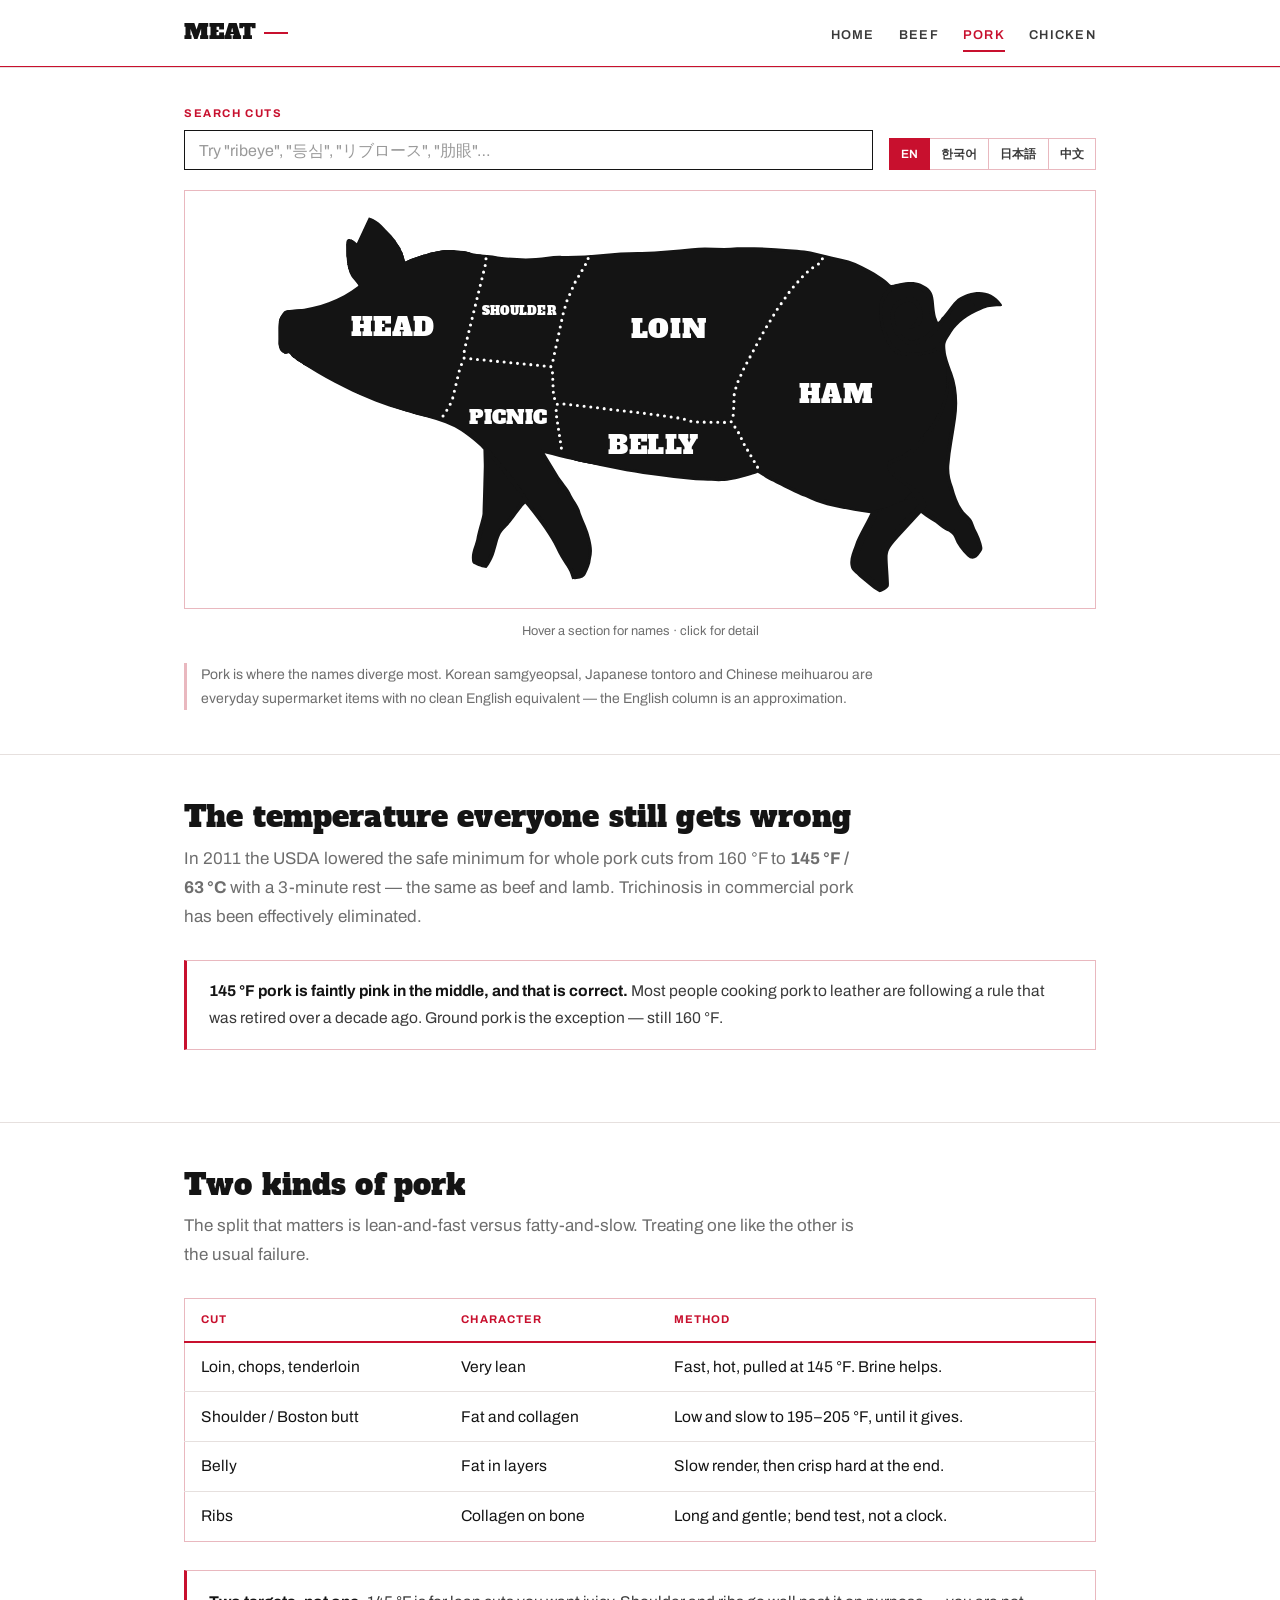
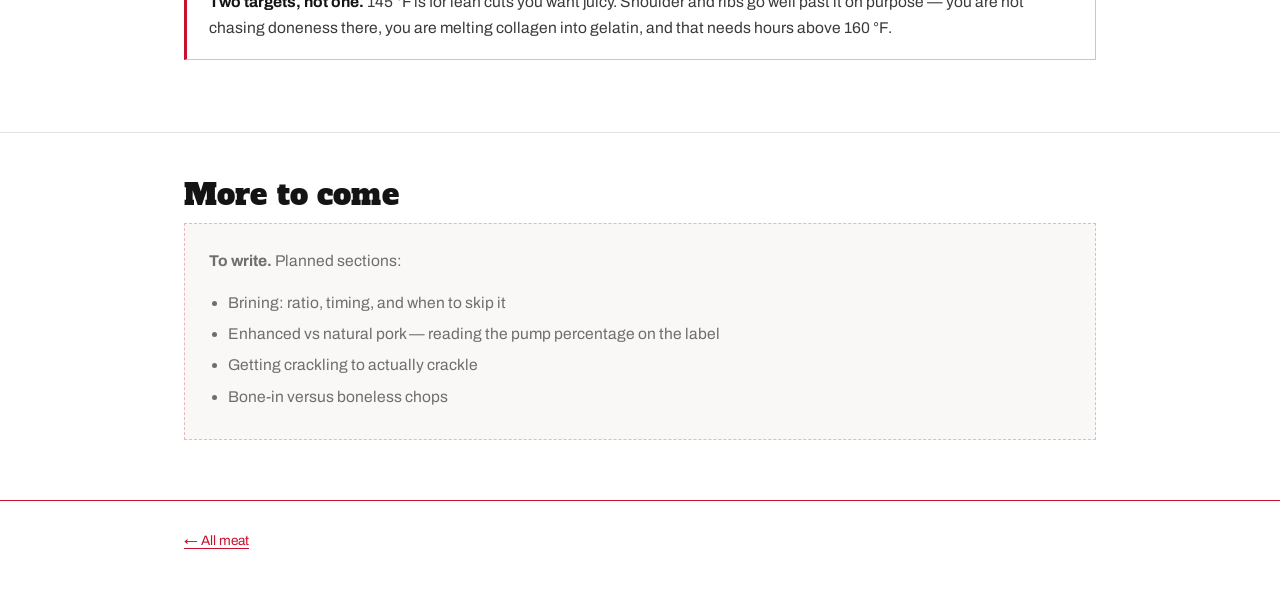
<file: pork/index.html>
<!DOCTYPE html>
<html lang="en">
<head>
<meta charset="UTF-8">
<meta name="viewport" content="width=device-width, initial-scale=1.0">
<title>Pork — cuts, names and cooking</title>
<meta name="description" content="An interactive pork primal diagram with cut names in English, Korean, Japanese and Chinese, plus temperatures and cooking method for each cut.">
<link rel="canonical" href="https://wonbo.site/meat/pork/">

<meta property="og:type" content="article">
<meta property="og:url" content="https://wonbo.site/meat/pork/">
<meta property="og:title" content="Pork — cuts, names and cooking">
<meta property="og:description" content="Interactive cut diagram with names in four languages.">
<meta name="twitter:card" content="summary">

<link rel="icon" href="data:image/svg+xml,<svg xmlns='http://www.w3.org/2000/svg' viewBox='0 0 100 100'><rect width='100' height='100' fill='white'/><rect x='4' y='4' width='92' height='92' fill='none' stroke='%23c8102e' stroke-width='7'/><text x='50' y='73' font-size='62' font-family='Georgia,serif' font-weight='bold' fill='%23141414' text-anchor='middle'>P</text></svg>">

<link rel="preconnect" href="https://fonts.googleapis.com">
<link rel="preconnect" href="https://fonts.gstatic.com" crossorigin>
<link href="https://fonts.googleapis.com/css2?family=Alfa+Slab+One&family=Archivo:wght@400;500;600;700&display=swap" rel="stylesheet">
<link rel="stylesheet" href="../style.css">
</head>

<body>
<a class="skip" href="#main">Skip to content</a>

<header class="site-header">
  <div class="wrap">
    <a class="wordmark" href="../">MEAT<span class="rule"></span></a>
    <nav class="site-nav" aria-label="Primary">
      <a href="../">Home</a>
      <a href="../beef/">Beef</a>
      <a href="../pork/" aria-current="page">Pork</a>
      <a href="../chicken/">Chicken</a>
    </nav>
  </div>
</header>

<main id="main">

  <section class="finder">
    <div class="wrap">
      <div class="finder-top">
        <div class="search-wrap">
          <label for="cut-search" id="search-label">Search cuts</label>
          <input type="text" id="cut-search" autocomplete="off" spellcheck="false"
                 role="combobox" aria-autocomplete="list" aria-expanded="false"
                 aria-controls="suggest" placeholder="Search cuts">
          <ul id="suggest" role="listbox" aria-labelledby="search-label" hidden></ul>
        </div>
        <div class="langs" id="langs" role="group" aria-label="Language"></div>
      </div>

      <div class="diagram-stage">
        <svg id="diagram" viewBox="-4 -4 454 240" role="group" aria-label="Pork primal cuts diagram" xmlns="http://www.w3.org/2000/svg">
        <g transform="translate(-191.5183,-294.9929)"><g class="body"><path d="M 247.41434,294.99291 C 247.32977,294.99905 247.2942,295.008 247.23133,295.03866 L 239.81932,310.82349 C 238.67032,309.65082 237.39092,308.86063 235.8388,308.35282 C 233.72125,308.00243 233.09749,309.23072 233.36813,313.11114 C 233.39046,317.51813 233.47056,321.80156 234.51196,326.10504 C 235.5274,329.8594 236.12689,331.01983 238.35522,333.74581 C 239.80033,335.51365 240.89669,336.98368 240.82589,337.04003 C 229.5534,346.0093 215.96406,350.26133 202.16449,351.9098 C 196.64239,352.16245 196.18026,352.22101 194.9355,352.91637 C 190.50605,357.71781 191.65785,364.56437 191.64127,370.30256 C 191.59782,373.11975 191.33002,376.58393 193.88318,378.35511 C 194.96911,379.02548 195.84097,379.18193 197.04014,378.85839 C 198.95953,378.11878 198.96313,379.70222 199.87684,380.87153 C 213.20911,390.26292 227.96353,398.17993 242.83903,405.02919 C 253.91407,410.06868 265.59168,413.66884 277.33689,416.78774 C 284.54825,418.5598 292.91693,420.82327 300.21345,424.33701 C 304.60149,426.62063 313.03935,432.87863 316.04404,436.09556 L 317.91991,438.1087 L 318.10293,445.88674 C 318.2901,450.42963 317.9005,454.93981 317.87416,459.47542 C 317.78472,465.65524 317.4594,471.48982 317.37088,477.63941 C 317.34499,479.33691 314.88885,487.0614 313.84789,491.82288 C 313.30119,496.33222 310.77789,500.25734 310.78242,504.81677 C 310.91481,507.56925 311.09088,508.01905 312.20078,508.75154 C 313.76788,509.78575 318.89742,511.41882 319.79579,511.17645 C 320.16475,511.07691 321.24932,509.4483 322.26646,507.56195 C 324.09773,504.16582 324.47189,503.21201 326.56726,495.48313 C 327.81163,490.89316 328.98124,488.73177 331.6001,486.3325 C 333.66949,484.43664 334.70442,483.18631 338.55458,477.82242 C 341.45714,473.77871 343.53119,471.28722 343.81619,471.55424 C 350.83621,480.17701 359.17631,491.1639 362.75798,499.09763 C 366.33966,507.03135 370.32971,510.77791 371.67984,515.06547 C 373.02998,519.35303 372.62813,517.94651 374.01326,518.08517 C 376.81447,518.13784 379.83704,517.71102 381.10499,514.97396 C 382.44887,511.89973 383.99487,508.99994 384.2162,505.59457 C 385.37107,501.34319 384.89378,497.93764 383.80443,493.37848 C 382.57505,487.75675 379.81557,482.68716 377.85652,477.31914 C 377.04656,473.04796 374.05877,470.00108 372.18313,466.29263 C 370.10247,461.39699 366.059,457.85455 363.49003,453.25299 L 355.712,440.39636 C 361.80166,441.68627 367.71117,443.63909 373.83024,444.78866 C 387.98357,447.86255 403.00838,451.36944 416.42641,453.16148 C 429.84442,454.95354 441.07092,456.56261 453.57795,457.23351 C 465.73354,457.99254 468.1828,457.8329 477.59835,455.40338 C 482.38273,454.16885 486.64122,452.85346 487.06924,452.47518 C 488.95846,453.11959 491.26792,455.51924 493.84071,456.59297 C 501.42714,460.18697 512.54967,466.299 516.62577,467.3907 C 528.75969,473.48183 540.50441,474.76608 556.65976,477.50215 C 553.60569,484.22738 549.37003,490.41633 546.96009,497.45051 C 545.47632,501.38793 543.47881,505.88524 544.48943,510.16988 C 544.93245,513.372 547.98234,514.35014 549.70528,516.62108 C 553.745,519.71699 557.48409,523.68065 562.01287,526.09197 C 563.31465,526.41976 567.50178,523.87773 567.96078,522.47748 C 568.43169,521.04077 567.43104,511.2535 567.27448,506.41813 C 567.11464,501.48049 567.30504,499.56062 573.67992,492.64643 L 587.86339,477.27338 C 591.49272,480.47502 596.08641,482.34743 599.71346,485.5547 C 601.13069,486.86964 603.55869,487.95399 604.92931,488.75742 C 606.30211,489.56212 607.77731,491.00518 608.3608,492.23466 C 610.11832,496.907 612.92932,500.59322 616.41335,503.99321 C 619.44858,506.78789 621.96014,505.63536 624.60316,501.6598 C 626.00367,499.55318 626.02446,499.32966 625.06069,495.75765 C 624.02786,491.52015 621.38836,487.94091 620.0736,483.81608 C 619.56857,481.94439 618.73292,480.77352 616.32184,478.55447 C 611.40277,474.05605 609.32734,467.71054 607.62875,461.4428 C 605.86929,457.00078 604.99401,452.4491 605.34109,447.89987 C 606.0777,438.34635 608.13603,428.78044 609.45887,419.12115 C 610.86902,409.51652 610.34092,399.88173 607.03396,390.84572 C 603.15661,380.25118 603.23269,378.76004 603.00768,377.02827 C 602.34892,371.95865 603.31946,371.36778 606.62218,365.95601 C 610.34028,359.86357 616.99028,355.24842 624.64891,352.00131 C 629.33544,350.0143 630.9579,349.94748 636.40747,349.80516 C 637.75435,349.76999 638.25749,349.41725 637.50554,348.34106 C 630.51585,338.3365 619.06483,339.76311 610.55695,345.09258 C 606.96004,348.22645 604.68494,352.32596 601.54358,355.84457 C 599.99486,356.9836 600.28444,357.75415 598.93565,359.00154 C 598.01286,359.85493 598.10991,358.93548 597.56306,357.6747 C 596.80947,355.93737 596.621,354.33753 596.51073,353.64842 C 596.2253,351.86447 595.8968,348.104 595.68718,346.1449 C 595.14545,341.08057 593.63499,338.78464 587.63463,335.94196 C 584.45706,334.43657 580.36742,334.37152 574.73224,335.48443 C 570.10153,336.39899 569.35607,337.13226 568.83009,336.39949 C 568.29654,335.65614 564.92695,332.19956 556.11072,327.34037 C 549.94304,323.94095 545.024,321.64133 538.67878,320.43165 C 531.03817,318.97497 523.59244,316.43663 515.89372,315.35305 C 513.2091,315.04313 509.61166,314.75455 506.51433,314.52949 C 495.8437,313.75413 485.09293,313.10156 474.39563,313.33991 C 465.18736,314.51548 455.88191,312.8234 446.71498,313.98045 C 436.02505,314.86985 425.4625,316.34139 414.41327,316.22236 C 398.39175,316.04974 382.26017,319.2294 366.14372,318.69303 C 360.83742,318.37841 355.66832,319.98211 350.31313,320.01987 C 342.38395,320.55798 334.62247,319.96829 326.70452,319.05905 C 321.61768,317.76363 316.3039,318.20675 311.23996,317.00016 C 307.39447,315.86195 303.37724,315.76814 299.43565,315.21579 C 295.73932,314.60573 290.26195,315.39464 281.36316,317.77796 C 277.39784,319.08158 272.99779,320.9088 269.55885,322.07876 C 268.54196,317.12458 265.38891,310.76187 261.18603,306.11092 C 257.29948,302.34184 253.20264,296.42781 247.41434,294.99291 z "/><path d="M 580.4972,338.27528 C 578.33134,338.26727 575.9708,338.46242 573.77148,338.87007 C 569.60656,339.64202 568.97439,340.95114 566.35948,344.13168 C 561.42266,351.66551 564.73362,361.32572 567.91508,368.97563 C 569.99365,373.88599 573.82098,378.04869 579.53638,378.30927 C 585.04135,379.03208 591.04132,377.82417 596.09901,375.60984 C 598.41615,374.5512 603.57236,366.14611 606.89675,361.47212 C 609.81445,357.7902 613.63365,353.94524 617.92325,351.86396 C 621.17795,350.51333 621.32736,349.65685 620.39393,347.97494 C 619.24997,345.91364 616.95746,344.79174 614.99505,345.32126 C 612.69832,345.94095 609.22906,349.33301 606.62223,353.51107 C 605.46182,355.37098 604.25222,356.99093 603.9228,357.07982 C 603.59337,357.16873 602.65113,358.28383 601.81816,359.59624 C 597.0587,367.09518 590.94939,371.9562 584.66073,373.23068 C 581.37766,373.89603 580.88178,373.81996 578.30105,372.40711 C 576.75207,371.55914 574.50722,369.68313 573.31395,368.24358 C 571.41284,365.95003 570.94979,364.92836 569.6537,359.96226 C 568.39184,355.12722 568.69646,354.17377 569.47069,351.95546 C 570.84561,348.01596 574.23373,345.38245 578.52981,344.4062 C 581.7561,343.67303 583.84648,344.20421 586.30784,347.24289 C 589.58492,351.28853 589.07957,358.49223 587.31441,360.87733 C 586.41824,362.08827 581.6892,364.07173 580.77172,363.21074 C 579.93642,362.42679 581.77869,361.30623 583.74566,360.19103 C 591.01303,351.77764 580.63161,340.45541 572.71916,351.54369 C 571.6211,353.31708 570.84442,355.84251 572.03287,359.7335 C 573.37657,364.1327 575.48941,368.12057 579.71939,370.34823 C 583.6564,372.02087 588.34274,369.09349 591.66096,367.00825 C 596.18096,362.83462 597.06779,363.26761 594.26889,358.49816 C 592.53778,355.54827 593.94845,341.63595 585.98757,338.96157 C 584.63684,338.50781 582.66305,338.28328 580.4972,338.27528 z "/><path d="M 605.24963,394.55163 C 605.03567,394.60934 604.95386,396.67523 605.06662,399.12694 C 604.4573,411.7727 598.13088,423.28536 589.51056,433.16727 C 586.1793,436.98608 583.06478,440.92842 578.16378,442.95844 C 575.44877,444.90861 572.20142,445.34425 569.37918,446.89321 C 568.74732,449.06427 569.74689,450.54998 571.02629,452.10907 C 577.20229,458.44449 587.00364,461.58533 590.70014,470.54758 C 591.39439,472.41678 591.01784,473.60134 589.83083,475.12289 L 603.87705,484.91406 C 607.91105,487.71924 609.45484,487.68969 610.23673,490.58745 C 611.18176,494.08989 615.85598,498.17042 616.73368,500.37862 C 617.68191,502.76436 620.12935,503.65335 622.13254,500.05835 C 623.19691,498.34497 623.28504,497.71776 622.68158,496.58111 C 620.98118,493.37798 619.08439,488.74872 618.33504,486.01214 C 617.65951,483.54522 617.06064,482.60792 614.44602,480.20149 C 610.26011,476.11842 607.6449,470.89936 606.1647,465.28597 C 602.45639,452.36873 602.06223,449.83285 602.91623,444.97158 C 604.2233,435.97524 605.88207,427.11644 607.07976,418.11449 C 608.01458,410.72228 607.95155,401.48917 605.24963,394.55163 z "/><path d="M 320.98543,441.58585 C 320.73602,441.65312 320.66351,442.90532 320.84817,444.37679 C 321.35294,448.39848 320.96596,450.74545 320.93968,454.07645 C 320.91227,457.5526 319.73961,474.382 319.88736,477.27329 C 319.82978,480.45216 318.77892,483.31612 318.01148,486.46967 C 316.90613,491.01178 315.39299,495.65335 314.85452,500.37862 C 313.50864,505.76124 313.9277,507.53262 316.73039,508.15666 C 318.15642,508.47419 318.50654,508.37488 319.47558,507.19584 C 322.84623,502.8539 323.11706,497.02794 324.8287,491.96005 C 325.35753,490.02925 328.66491,485.27858 331.05112,483.03819 C 333.27923,480.94632 336.58514,476.68257 338.78341,473.01825 C 339.98538,471.01469 341.32146,469.1183 341.80311,468.80896 C 342.80035,468.16852 342.68908,467.92625 338.55464,463.04407 C 332.95173,455.64428 327.52478,448.16979 320.98543,441.58585 z "/><path d="M 583.6923,467.55256 C 582.75731,466.83781 563.24039,475.64185 561.45629,476.29036 C 559.69976,476.92885 561.59903,479.24823 559.90828,481.11655 C 555.3633,489.97312 549.55988,499.11 548.79027,509.16323 C 552.43717,514.22845 558.1876,517.26743 562.88224,521.24205 C 564.8945,520.1138 563.37727,517.01986 563.61428,515.15688 C 562.80722,508.27331 561.10589,500.01712 566.35948,494.33921 C 570.45905,489.79303 574.1001,484.82699 578.25529,480.3845 C 580.89133,477.53474 584.39845,474.86382 586.17058,471.73717 C 586.52479,470.58538 584.62729,468.2673 583.6923,467.55256 z "/></g></g>
        <g class="body"><path fill-rule="evenodd" d="M57.25,0.75L58.75,1.5L60,3L60.75,3L61.5,4L62,4L65.5,7.75L66,7.75L69.75,11.5L69.75,12L72.25,14.5L72.25,15L75.25,19L75.25,19.75L76.5,21.75L78,27.5L81.25,25.75L89.5,23L90.5,23L93.5,21.75L102.75,20L107.5,20L109.5,20.5L114,20.75L117.5,21.5L119.75,22.5L125,23L126,23.5L127.75,25.5L129.5,23.75L131.75,23.75L136.5,24.75L149.75,25.75L162.5,25.5L185.5,23.75L189.25,23.75L191,25.25L192,24L197,23.25L210.75,23.25L218.75,22.25L237.5,22L253.5,20.75L300.5,20.75L320,21.75L331,23L333.75,23.75L335.25,25.5L338.75,25.25L342.75,26.25L343.5,26.75L350.5,28.25L353.25,29.5L354.75,29.75L361,32.75L361.25,33.25L364.75,35L365,35.5L367.75,37L368.25,37.75L369.5,38.25L370,39L370.5,39L371,39.75L371.5,39.75L372,40.5L373.5,41.25L376,43.75L372.75,47.5L373,48L372.25,48.5L372.5,49L371.5,50.25L371.5,51.5L371,51.75L371.25,52.25L370.75,52.75L371,53.25L370.5,54L370.5,60.5L371.5,67L372.75,71.25L373.25,71.75L373.5,73.25L374.5,74.75L375.25,77L375.75,77.25L376.25,78.75L376.75,79L377,80L377.75,80.5L378.75,82.5L379.75,82.75L380,83.25L381.5,84L384.5,85L387.75,85.5L393.5,85.5L403,83.75L405,82.75L405.75,82.75L406.5,81.75L407.25,81.5L407.5,82.25L409.75,84.25L411.5,89.75L412.25,97.25L411.75,103.75L412,105.25L411.5,106.5L411.75,107.25L411.25,107.75L411.5,108.5L411,109.25L411.25,110L410.75,110.25L411,110.75L410.5,111.25L410.75,111.75L410.25,112.25L410.5,112.75L409.75,113.75L410,114.25L409.5,114.5L409.75,115L409.25,115.25L409.25,116.5L408.25,117.75L408.5,118.25L407.5,119.5L407.5,120.5L406.75,121L404.5,125.5L404,125.75L403,127.75L402.25,128.25L401.25,130.25L400.5,130.75L400.5,131.25L399.75,131.75L399.75,132.25L398.75,133L397.75,134.75L396,136.25L396,136.75L389.5,143.25L389,143.25L388.5,144L388,144L387.25,145L386.75,145L385,146.5L381.5,148.25L379.5,148.75L378.5,149.5L376.5,150L375.75,151.5L376,155.5L377.5,158.75L379,159.5L379.5,160.25L380,160.25L381,161.5L381.75,161.5L382.25,162.25L384.5,163.5L386,165.25L386.75,165.25L390,168.5L390.25,169.75L386.25,173.75L385.75,173.75L384.75,174.75L381.75,176.25L378.5,177.25L378,177.75L368,180.5L359.75,180.5L354.25,179.25L345.75,176.25L343.75,176L343,175.5L334,173.25L332,172.25L322.25,169L319.5,167.5L317.5,167L315,165.5L314.25,165.5L304,160.25L303.75,159.75L302.25,159.25L299.25,157L297.5,156.25L295.75,154L293.75,155.75L293.75,156.25L293,157L289.75,158.25L286.5,158.75L285.5,159.25L272.5,160.75L258.5,160.25L211.75,154.75L191.5,151.75L185.25,150.5L180.25,149L176.75,145.5L177.5,144.5L176.75,144.5L174.75,142.25L172.25,144.75L170.5,144.75L166.75,143.75L162.25,143.25L161.75,143.5L162,144L161.5,144.75L162,147L163,148L163.25,149L164.75,150.75L165,151.75L166.5,153.5L166.75,154.5L167.75,155.5L168,156.5L169,157.5L169.25,158.5L170.75,160.25L171,161.25L171.5,161.5L173.5,165L174.25,165.5L174.25,166L175,166.5L175,167L175.75,167.5L175.75,168L176.5,168.5L176.5,169L179.5,173L181.5,176.75L182,179.25L180.75,180.5L183,180.75L185.5,183.25L187,186.75L188.5,193.5L191,200.75L191.5,203.75L191.5,207.75L191,208.5L191,210.25L190.5,210.5L190.75,211L190.25,211.5L190.5,212L190,212.5L190.25,213L189.75,213.5L190,214L189.5,214.5L189.75,215L189.25,215.25L189.5,215.75L189,216L188.25,217.75L185,221L184.5,221L184.25,220.25L182,218.25L182,217.5L181,215.5L179.75,214.25L179.25,213L178.5,212.5L177.25,210L176.75,209.75L176.25,208.25L175.25,207.25L175,206.25L173.75,205L171.75,201.5L171,201L171,200.5L168.5,197.25L167.5,195L167,194.75L166.25,192.5L165.5,191.5L165.5,190L166,189.25L165.5,189.25L164.75,188.5L164.75,188L162.25,185.75L161.25,183.75L158,180.25L158,179.75L157.5,179.5L157.5,179L157,178.75L157,178.25L156.5,178L156.5,177.5L156,177.25L156,176.75L155.5,176.5L155.5,176L152.5,172L152.25,171L151.75,170.75L149.75,167.25L149,166.75L148.5,165.5L147.75,165L147.75,164.5L147,164L147,163.5L146.25,163L146.25,162.5L145.5,162L144.75,160.5L142.75,158.5L142.75,158L141.5,157L141.5,156.5L140.25,155.5L140.25,155L139,154L139,153.5L137.75,152.5L137.75,152L136.25,150.75L136.25,150.25L135,149.25L135,148.75L133.5,147.5L133.5,147L132.25,146L132.25,145.5L131,144.5L131,144L129.75,143L129.75,142.5L128.25,141.25L128.25,140.75L127.75,140.75L125,137.75L124.5,137.75L121,134.5L120.5,134.5L119,133L115.5,131.25L114.75,131.25L113.75,130.5L113,130.5L111.5,129.5L110.75,129.5L105,126.75L101.5,123.25L101.5,122.5L100,123.75L98,124.25L89,122.5L88.25,122L83.5,121L82,120.25L78.5,119.5L68.75,116.25L68.25,115.75L66,115.25L65.5,114.75L64,114.5L63.5,114L62,113.75L61.5,113.25L60,113L57,111.5L55.5,111.25L55,110.75L49.25,108.75L38,103L37.75,102.5L30.75,99L30.5,98.5L28.5,97.75L28.25,97.25L25.25,96L25,95.5L15.25,90.75L15,90.25L11.5,88.25L9.75,86.5L9.25,86.5L7.5,84.75L7.25,84L6.75,84L6.5,83.5L3.75,84L3.25,83L1,81L0,78L0.25,64L1,61.5L5,57.5L7,57L20,56.25L27.25,54.75L32.25,53L39,49.75L39.25,49.25L43.25,47.25L46.25,45L47,45L47.5,44.25L48,44.25L50,42.75L47.75,38.75L47,38.25L46.5,37L45.5,36.25L44.75,34.5L43.75,33.5L44,33L43,31.25L43.25,30.75L42.75,30.25L43,29.75L42.5,29L42.75,28.25L42.25,27.25L42.5,26L42,23.75L42,16.5L44.75,13.75L45.25,13.75L48.5,17.25L49.25,14.75L51.25,11.25L51.25,10.5L52.5,8.5L52.5,7.75L53.75,5.75L54.5,3.5L57.25,1Z"/></g>
        <g class="primals"><path class="primal" data-primal="jowl" fill-rule="evenodd" d="M57.25,0.75L58.75,1.5L60,3L60.75,3L61.5,4L62,4L65.5,7.75L66,7.75L69.75,11.5L69.75,12L72.25,14.5L72.25,15L75.25,19L75.25,19.75L76.5,21.75L78,27.5L81.25,25.75L89.5,23L90.5,23L93.5,21.75L102.75,20L107.5,20L109.5,20.5L114,20.75L117.5,21.5L119.75,22.5L125,23L126,23.5L128,25.5L127.75,29.25L125.5,37L125.5,38.25L123.5,45.25L123.5,46.5L123,47.5L123,48.75L121.5,54.75L121,55.5L120.75,58L118.75,65L118.25,68.5L117,71.75L114.5,81.75L114,84.75L114.5,87.25L113.75,88L112.75,90L112.5,91.5L112,92L108,110.5L104.75,118L103,120L103,120.5L102.25,121L101.75,122.25L100,123.75L96.75,124.25L83.5,121L82,120.25L78.5,119.5L68.75,116.25L68.25,115.75L66,115.25L65.5,114.75L64,114.5L63.5,114L62,113.75L61.5,113.25L60,113L57,111.5L55.5,111.25L55,110.75L49.25,108.75L38,103L37.75,102.5L30.75,99L30.5,98.5L28.5,97.75L28.25,97.25L25.25,96L25,95.5L15.25,90.75L15,90.25L11.5,88.25L9.75,86.5L9.25,86.5L6.5,83.5L3.75,84L3.25,83L1,81L0.75,79.75L0.25,79.25L0.25,64L1,61.5L5,57.5L7,57L20,56.25L27.25,54.75L32.25,53L39,49.75L39.25,49.25L43.25,47.25L46.25,45L47,45L47.5,44.25L48,44.25L50,42.75L47.75,38.75L47,38.25L46.5,37L45.5,36.25L44.75,34.5L43.75,33.5L44,33L43,31.25L43.25,30.75L42.75,30.25L43,29.75L42.5,29L42.75,28.25L42.25,27.25L42.5,26L42,23.75L42,16.5L44.75,13.75L45.25,13.75L48.5,17.25L49.25,14.75L51.25,11.25L51.25,10.5L52.5,8.5L52.5,7.75L53.75,5.75L54.5,3.5L57.25,1Z"/><path class="primal" data-primal="loin" fill-rule="evenodd" d="M253.5,20.75L300.5,20.75L312.5,21.25L331,23L333.75,23.75L335.5,25.5L335.5,26.75L334.25,28.25L329.75,30.5L326.25,33.75L325.75,33.75L319.25,40.5L319.25,41L317,43.25L317,43.75L315.5,45L315.5,45.5L314.75,46L314.25,47.25L313.5,47.75L312.5,49.75L311.75,50.25L311.75,50.75L311.25,51L311.25,51.5L310.75,51.75L310.75,52.25L310.25,52.5L310.25,53L309.75,53.25L309.75,53.75L306.75,57.75L306.5,58.75L305,60.5L304,62.75L303.5,63L301.25,67.25L300.75,67.5L297,75L296.5,75.25L292.75,82.75L292.25,83L291,86L290.5,86.25L288.75,90.25L288.25,90.5L285.25,96.5L285.25,97.25L284,99.25L282.75,103.25L282.25,103.75L280.75,110.5L280.75,122.5L279.75,124.5L279.5,126L277.5,126.5L266,126L254.5,126.25L251,124.25L241.5,122.75L235.25,122.25L230.25,121.25L209,119L191,116.5L181.5,115.75L179.75,115.25L174.75,114.75L173,114.75L172.5,115.25L171.75,115.25L169.75,111.25L169,103.5L169.25,96L169,93.75L168,91.75L169.25,89.75L170.25,82.5L173.25,71.25L175.5,59L176,58.25L176.5,55.25L178.25,50L185,35.75L185.5,35.5L186,34L186.5,33.75L186.75,32.75L187.25,32.5L189.25,28.75L190.75,27.25L191,25L192.75,23.75L197,23.25L210.75,23.25L218.75,22.25L237.5,22L249.25,21L253.5,21Z"/><path class="primal" data-primal="butt" fill-rule="evenodd" d="M129.5,23.75L131.75,23.75L133.25,24.25L141,25.25L149.75,25.75L162.5,25.5L185.5,23.75L189.25,23.75L191,25.25L190.75,27.25L189.25,28.75L188.5,30.5L186.75,32.75L186.5,33.75L186,34L185.5,35.5L185,35.75L178.25,50L176.5,55.25L176,58.25L175.5,59L173.25,71.25L170.25,82.5L169.25,89.75L168,92L163,91.25L159.75,91.25L157.75,90.75L141.25,89.5L129.5,88L126.25,88L117.25,86.75L114.5,86.75L114,85.5L114.5,81.75L117,71.75L118.25,68.5L118.75,65L120.75,58L121,55.5L121.5,54.75L123,48.75L123,47.5L123.5,46.5L123.5,45.25L125.5,38.25L125.5,37L127.75,29.25L128,25.25L129.5,24Z"/><path class="primal" data-primal="ham" fill-rule="evenodd" d="M336,25.25L338.75,25.25L342.75,26.25L343.5,26.75L350.5,28.25L353.25,29.5L354.75,29.75L355.75,30.5L356.5,30.5L361,32.75L361.25,33.25L362.25,33.5L362.5,34L363.5,34.25L363.75,34.75L364.75,35L365,35.5L367.75,37L368.25,37.75L368.75,37.75L372,40.5L372.5,40.5L373,41.25L373.5,41.25L376,43.75L372.75,47.5L373,48L372.25,48.5L372.5,49L371.5,50.25L371.5,51.5L371,51.75L371.25,52.25L370.75,52.75L371,53.25L370.5,54L370.5,60.5L371.5,67L372.75,71.25L373.25,71.75L373.5,73.25L374.5,74.75L375.25,77L375.75,77.25L376.25,78.75L376.75,79L377,80L377.75,80.5L378.75,82.5L379.75,82.75L380,83.25L381.5,84L384.5,85L387.75,85.5L393.5,85.5L403,83.75L405,82.75L405.75,82.75L406.5,81.75L407.25,81.5L407.5,82.25L409.75,84.25L411.5,89.75L412.25,97.25L411.75,103.75L412,105.25L411.5,106.5L411.75,107.25L411.25,107.75L411.5,108.5L411,109.25L411.25,110L410.75,110.25L411,110.75L410.5,111.25L410.75,111.75L410.25,112.25L410.5,112.75L409.75,113.75L410,114.25L409.5,114.5L409.75,115L409.25,115.25L409.25,116.5L408.25,117.75L408.5,118.25L407.5,119.5L407.5,120.5L406.75,121L404.5,125.5L404,125.75L403,127.75L402.25,128.25L401.25,130.25L400.5,130.75L400.5,131.25L399.75,131.75L399.75,132.25L398.75,133L397.75,134.75L396,136.25L396,136.75L389.5,143.25L389,143.25L388.5,144L388,144L387.25,145L386.75,145L385,146.5L381.5,148.25L379.5,148.75L378.5,149.5L376.5,150L375.75,151.5L376,155.5L377.5,158.75L379,159.5L379.5,160.25L380,160.25L381,161.5L381.75,161.5L382.25,162.25L384.5,163.5L386,165.25L386.75,165.25L390,168.5L390.25,169.75L386.25,173.75L385.75,173.75L384.75,174.75L381.75,176.25L378.5,177.25L378,177.75L369.5,180.25L366.25,180.75L362,180.75L358.25,180.25L354.25,179.25L352,178.25L351,178.25L345.75,176.25L343.75,176L343,175.5L334,173.25L332,172.25L323.5,169.5L318.25,167L317.5,167L302.25,159.25L299.25,157L297.5,156.25L295.5,154L294.5,151.5L293.5,150.5L293,149L292,148L291.75,147L291.25,146.75L290.5,145L288.25,142L287.75,140.5L287.25,140.25L283.5,131.75L283,131.5L282,129.5L281.25,129L280.5,127.25L279.25,126.25L280.75,122.5L280.75,110.5L282.25,103.75L282.75,103.25L284,99.25L285.25,97.25L285.25,96.5L288.25,90.5L288.75,90.25L290.5,86.25L291,86L292.25,83L292.75,82.75L294,79.75L294.5,79.5L295.25,77.5L295.75,77.25L296.5,75.25L297,75L300.75,67.5L301.25,67.25L301.5,66.25L302,66L303,63.75L304,62.75L305,60.5L306.5,58.75L306.75,57.75L307.25,57.5L307.25,57L307.75,56.75L307.75,56.25L308.25,56L308.25,55.5L308.75,55.25L308.75,54.75L309.25,54.5L309.25,54L309.75,53.75L311.75,50.25L312.5,49.75L312.5,49.25L314.25,47.25L314.75,46L315.5,45.5L315.5,45L319.25,41L319.25,40.5L327.5,32.25L328,32.25L329.75,30.5L334.25,28.25L335.5,26.75L335.5,25.5L336,25.5Z"/><path class="primal" data-primal="picnic" fill-rule="evenodd" d="M114.5,86.75L132,88.25L146.25,90L163,91.25L164.75,91.75L167.5,91.75L168.25,92.25L169,93.75L169.25,96L169,103.5L169.5,109.5L170.25,112.5L172,115.25L171,117.25L171.25,122.5L173.25,132.25L174.5,142.5L172.25,144.75L170.5,144.75L166.75,143.75L162.25,143.25L161.75,143.5L162,144L161.5,145L162,147L162.5,147.25L163.25,149L164.75,150.75L165,151.75L166.5,153.5L166.75,154.5L167.25,154.75L169.25,158.5L170.75,160.25L171,161.25L171.5,161.5L173.5,165L174.25,165.5L174.25,166L175,166.5L175,167L175.75,167.5L175.75,168L176.5,168.5L176.5,169L179.5,173L179.75,174L180.25,174.25L182,178.5L182,179.25L180.75,180.5L183,180.75L185.5,183.25L187,186.75L188.5,193.5L191,200.75L191.5,203.75L191.5,207.75L191,208.5L191,210.25L190.5,210.5L190.75,211L190.25,211.5L190.5,212L190,212.5L190.25,213L189.75,213.5L190,214L189.5,214.5L189.75,215L189.25,215.25L189.5,215.75L189,216L188.25,217.75L185,221L184.5,221L184.25,220.25L182,218.25L182,217.5L181,215.5L179.75,214.25L179.25,213L178.5,212.5L177.25,210L176.75,209.75L176.25,208.25L175.25,207.25L175,206.25L173.75,205L171.75,201.5L171,201L171,200.5L168.5,197.25L167.5,195L167,194.75L166.25,192.5L165.5,191.5L165.5,190L166,189.25L165.5,189.25L164.75,188.5L164.75,188L162.25,185.75L161.25,183.75L158.75,181.25L158.75,180.75L158,180.25L158,179.75L157.5,179.5L157.5,179L157,178.75L157,178.25L156.5,178L156.5,177.5L156,177.25L156,176.75L155.5,176.5L155.5,176L155,175.75L155,175.25L154.5,175L154.5,174.5L154,174.25L154,173.75L153.5,173.5L153.5,173L153,172.75L152.25,171L151.75,170.75L149.75,167.25L149,166.75L148.5,165.5L147.75,165L147.75,164.5L147,164L147,163.5L146.25,163L146.25,162.5L145.5,162L144.75,160.5L143.75,159.75L143.75,159.25L142.75,158.5L142.75,158L141.5,157L141.5,156.5L140.25,155.5L140.25,155L139,154L139,153.5L137.75,152.5L137.75,152L136.25,150.75L136.25,150.25L135,149.25L135,148.75L133.5,147.5L133.5,147L129.75,143L129.75,142.5L125,137.75L124.5,137.75L123.5,136.5L123,136.5L122.25,135.5L121.75,135.5L119,133L105,126.75L101.5,123.25L101.75,121.75L104.75,118L107.25,112.75L108.75,107.5L108.75,106.25L110,102L110.25,99.25L112,92L114.5,87Z"/><path class="primal" data-primal="belly" fill-rule="evenodd" d="M173,114.75L191,116.5L209,119L230.25,121.25L237,122.5L241.5,122.75L251,124.25L254.5,126.25L266,126L277.5,126.5L279.25,126L280.5,127.25L280.75,128.25L283.5,131.75L287.25,140.25L287.75,140.5L289,143.25L289.5,143.5L290.75,146L291.75,147L292,148L293,149L293.5,150.5L294.5,151.5L295.5,153.5L295.5,154.25L293.75,155.75L293.75,156.25L293,157L287.75,158.75L276.25,160.5L267,160.75L253.25,159.75L234.75,157.25L211.75,154.75L196,152.5L183.25,150L179.5,148.5L179.25,147.75L176.75,145.5L177.5,144.5L176.75,144.5L174.5,142.25L173.25,132.25L172,127L171,119.25L171.25,116.5L172,115.25L173,115Z"/></g>
        <g class="divides"><path class="dots" d="M335.5,25.5h0M279.25,126h0M172,115.25h0M191,25.25h0M168,92h0M128,25.5h0M114.5,86.75h0M101.5,122.5h0M174.5,142.25h0M295.5,154h0M333.07,28.7h0M329.51,30.98h0M326.23,33.65h0M323.19,36.57h0M320.37,39.74h0M317.56,42.9h0M314.95,46.21h0M312.52,49.68h0M310.1,53.15h0M307.67,56.62h0M305.47,60.23h0M303.27,63.84h0M301.06,67.45h0M298.94,71.11h0M296.93,74.83h0M294.92,78.55h0M292.9,82.27h0M290.89,86h0M288.88,89.72h0M286.93,93.47h0M285.2,97.33h0M283.47,101.2h0M282.12,105.19h0M281.11,109.29h0M280.95,113.52h0M280.78,117.75h0M280.47,121.95h0M176.11,115.05h0M180.25,115.47h0M184.38,115.96h0M188.52,116.45h0M192.65,116.93h0M196.78,117.42h0M200.91,117.91h0M205.05,118.4h0M209.18,118.88h0M213.31,119.37h0M217.45,119.86h0M221.58,120.35h0M225.71,120.83h0M229.84,121.33h0M233.96,121.9h0M238.09,122.48h0M242.21,123.05h0M246.33,123.62h0M250.39,124.49h0M254.38,125.66h0M258.47,126.19h0M262.63,126.24h0M266.79,126.29h0M270.96,126.34h0M275.12,126.4h0M189.36,29.05h0M187.24,32.66h0M185.12,36.27h0M183,39.88h0M181.28,43.7h0M179.62,47.54h0M177.95,51.38h0M176.75,55.38h0M175.6,59.41h0M174.69,63.49h0M173.8,67.59h0M172.91,71.68h0M172.02,75.77h0M171.13,79.86h0M170.24,83.95h0M169.36,88.04h0M127.5,29.66h0M126.49,33.73h0M125.49,37.8h0M124.49,41.87h0M123.48,45.94h0M122.48,50.01h0M121.47,54.08h0M120.47,58.15h0M119.47,62.22h0M118.46,66.29h0M117.46,70.36h0M116.46,74.44h0M115.45,78.51h0M114.59,82.6h0M112.87,90.69h0M111.49,94.71h0M110.49,98.85h0M109.49,103h0M108.49,107.14h0M107.5,111.28h0M105.92,115.23h0M103.82,118.93h0M169.01,95.85h0M169.19,99.83h0M169.36,103.81h0M169.54,107.79h0M170.29,111.68h0M171.29,119.04h0M171.55,122.92h0M172.14,126.79h0M172.73,130.65h0M173.32,134.52h0M173.91,138.38h0M281.57,129.32h0M283.76,132.72h0M285.53,136.37h0M287.3,140.01h0M289.35,143.51h0M291.4,147.01h0M293.45,150.5h0M118.62,87.15h0M122.73,87.56h0M126.85,87.96h0M130.96,88.37h0M135.08,88.77h0M139.19,89.17h0M143.31,89.58h0M147.42,89.98h0M151.54,90.38h0M155.65,90.79h0M159.77,91.19h0M163.88,91.6h0"/></g>
        <g class="labels"><text x="70.5" y="73" font-size="16">HEAD</text><text x="148.6" y="60" font-size="7.4">SHOULDER</text><text x="141.8" y="127.3" font-size="12.1">PICNIC</text><text x="240.6" y="74.4" font-size="16">LOIN</text><text x="231.2" y="145.9" font-size="16">BELLY</text><text x="344" y="114.4" font-size="16">HAM</text></g>
        </svg>
      </div>
      <p class="diagram-hint" id="diagram-hint">Hover a section for names · click for detail</p>
      <p class="animal-note" id="animal-note"></p>

      <div id="detail" hidden></div>
    </div>
  </section>
  <section>
    <div class="wrap">
      <h2>The temperature everyone still gets wrong</h2>
      <p class="lede">
        In 2011 the USDA lowered the safe minimum for whole pork cuts from 160&nbsp;°F to
        <strong>145&nbsp;°F / 63&nbsp;°C</strong> with a 3-minute rest — the same as beef
        and lamb. Trichinosis in commercial pork has been effectively eliminated.
      </p>
      <div class="note">
        <strong>145&nbsp;°F pork is faintly pink in the middle, and that is correct.</strong>
        Most people cooking pork to leather are following a rule that was retired over a
        decade ago. Ground pork is the exception — still 160&nbsp;°F.
      </div>
    </div>
  </section>

  <section>
    <div class="wrap">
      <h2>Two kinds of pork</h2>
      <p class="lede">The split that matters is lean-and-fast versus fatty-and-slow. Treating one like the other is the usual failure.</p>

      <div class="table-scroll">
        <table>
          <thead>
            <tr><th scope="col">Cut</th><th scope="col">Character</th><th scope="col">Method</th></tr>
          </thead>
          <tbody>
            <tr><td>Loin, chops, tenderloin</td><td>Very lean</td><td>Fast, hot, pulled at 145 °F. Brine helps.</td></tr>
            <tr><td>Shoulder / Boston butt</td><td>Fat and collagen</td><td>Low and slow to 195–205 °F, until it gives.</td></tr>
            <tr><td>Belly</td><td>Fat in layers</td><td>Slow render, then crisp hard at the end.</td></tr>
            <tr><td>Ribs</td><td>Collagen on bone</td><td>Long and gentle; bend test, not a clock.</td></tr>
          </tbody>
        </table>
      </div>

      <div class="note">
        <strong>Two targets, not one.</strong> 145&nbsp;°F is for lean cuts you want juicy.
        Shoulder and ribs go well past it on purpose — you are not chasing doneness there,
        you are melting collagen into gelatin, and that needs hours above 160&nbsp;°F.
      </div>
    </div>
  </section>

  <section>
    <div class="wrap">
      <h2>More to come</h2>
      <div class="stub">
        <p style="margin-top:0"><strong>To write.</strong> Planned sections:</p>
        <ul>
          <li>Brining: ratio, timing, and when to skip it</li>
          <li>Enhanced vs natural pork — reading the pump percentage on the label</li>
          <li>Getting crackling to actually crackle</li>
          <li>Bone-in versus boneless chops</li>
        </ul>
      </div>
    </div>
  </section>
</main>

<div id="tip" hidden></div>

<footer class="site-footer">
  <div class="wrap">
    <span><a href="../">← All meat</a></span>
  </div>
</footer>

<script src="../data.js"></script>
<script>window.ANIMAL = PORK;</script>
<script src="../app.js"></script>
</body>
</html>
</file>
<file: style.css>
/* ============================================================
   Meat — buying and cooking
   White ground, black text, thin red rules. Clean-kitchen feel.
   No build step, no dependencies, no webfonts.
   ============================================================ */

:root {
  --bg:          #ffffff;
  --bg-alt:      #faf8f7;
  --surface:     #ffffff;

  --text:        #141414;
  --text-soft:   #3a3a3a;
  --muted:       #6e6e6e;

  --red:         #c8102e;
  --red-deep:    #9b0c23;
  --red-wash:    #fdf3f4;
  --line:        #e6e0de;
  --line-red:    #e9b8bf;

  --font-display: 'Alfa Slab One', 'Rockwell', Georgia, serif;
  --font-body: 'Archivo', -apple-system, BlinkMacSystemFont, 'Segoe UI',
    'Apple SD Gothic Neo', 'Noto Sans KR', Arial, sans-serif;
  --font-mono: ui-monospace, SFMono-Regular, 'SF Mono', Menlo, Consolas, monospace;

  --wrap: 60rem;

  color-scheme: light;
}

*, *::before, *::after { box-sizing: border-box; }

body {
  margin: 0;
  background: var(--bg);
  color: var(--text);
  font-family: var(--font-body);
  font-size: 1.0625rem;
  line-height: 1.7;
  -webkit-font-smoothing: antialiased;
}

.wrap {
  width: 100%;
  max-width: var(--wrap);
  margin-inline: auto;
  padding-inline: 1.5rem;
}

a { color: var(--red); text-decoration-thickness: 1px; text-underline-offset: 3px; }
a:hover { color: var(--red-deep); }

.skip {
  position: absolute; left: -9999px;
  background: var(--surface); color: var(--text);
  border: 1px solid var(--red);
  padding: 0.6rem 1rem; z-index: 100;
}
.skip:focus { left: 1rem; top: 1rem; }

/* ---------- header ---------- */

.site-header {
  border-bottom: 1px solid var(--red);
  background: var(--bg);
}
.site-header .wrap {
  display: flex; align-items: baseline; gap: 1.5rem;
  min-height: 4rem; flex-wrap: wrap; padding-block: 0.9rem;
}
.wordmark {
  font-family: var(--font-display);
  font-size: 1.35rem; font-weight: 400;
  letter-spacing: 0.01em;
  color: var(--text); text-decoration: none;
}
.wordmark:hover { color: var(--text); }
.wordmark .rule {
  display: inline-block; width: 1.5rem; height: 2px;
  background: var(--red); vertical-align: middle;
  margin-left: 0.5rem;
}
.site-nav { margin-left: auto; display: flex; gap: 1.5rem; flex-wrap: wrap; }
.site-nav a {
  font-size: 0.8rem; font-weight: 600;
  letter-spacing: 0.1em; text-transform: uppercase;
  color: var(--text-soft); text-decoration: none;
  padding-bottom: 0.15rem;
  border-bottom: 2px solid transparent;
}
.site-nav a:hover { color: var(--red); }
.site-nav a[aria-current='page'] { color: var(--red); border-bottom-color: var(--red); }

/* ---------- hero ---------- */

.hero { padding: 3.5rem 0 2.75rem; }
.hero h1 {
  font-family: var(--font-display);
  font-size: clamp(1.95rem, 5.5vw, 3rem);
  font-weight: 400; line-height: 1.16;
  margin: 0 0 1.1rem;
  letter-spacing: 0.005em;
}
.hero p {
  margin: 0; max-width: 42rem;
  font-size: 1.125rem; color: var(--text-soft);
}
.eyebrow {
  font-family: var(--font-body);
  font-size: 0.7rem; font-weight: 700;
  letter-spacing: 0.18em; text-transform: uppercase;
  color: var(--red); margin: 0 0 1rem;
}

/* ---------- sections ---------- */

main section { padding: 2.75rem 0; border-top: 1px solid var(--line); }
main section.hero { border-top: 0; }

h2 {
  font-family: var(--font-display);
  font-size: clamp(1.4rem, 3.2vw, 1.8rem);
  font-weight: 400; line-height: 1.25;
  margin: 0 0 0.6rem; letter-spacing: 0.005em;
}
h3 {
  font-family: var(--font-body);
  font-size: 1.15rem; font-weight: 700; margin: 2.25rem 0 0.5rem;
  letter-spacing: 0.01em;
}
.lede { color: var(--muted); margin: 0 0 1.75rem; max-width: 42rem; }

/* ---------- cards ---------- */

.cards {
  list-style: none; margin: 0; padding: 0;
  display: grid; gap: 1.25rem;
  grid-template-columns: repeat(auto-fit, minmax(14rem, 1fr));
}
.card {
  display: flex; flex-direction: column; height: 100%;
  background: var(--surface);
  border: 1px solid var(--line-red);
  border-top: 3px solid var(--red);
  padding: 1.5rem;
  text-decoration: none; color: inherit;
  transition: background 0.15s ease, border-color 0.15s ease;
}
.card:hover {
  background: var(--red-wash);
  border-color: var(--red);
  color: inherit;
}
.card .glyph { font-size: 1.75rem; line-height: 1; margin-bottom: 0.75rem; }
.card h3 {
  font-family: var(--font-display);
  font-size: 1.3rem; font-weight: 400; line-height: 1.25;
  margin: 0 0 0.5rem; color: var(--text); letter-spacing: 0.005em;
}
.card p { margin: 0; font-size: 0.95rem; color: var(--text-soft); }
.card .more {
  margin-top: auto; padding-top: 1rem;
  font-size: 0.75rem; font-weight: 700;
  letter-spacing: 0.1em; text-transform: uppercase; color: var(--red);
}

/* ---------- tables ---------- */

.table-scroll { overflow-x: auto; margin: 1.5rem 0; }
table {
  width: 100%; border-collapse: collapse;
  font-size: 0.975rem; min-width: 30rem;
  border: 1px solid var(--line-red);
}
caption {
  text-align: left; color: var(--muted);
  font-size: 0.85rem; padding-bottom: 0.65rem;
}
th, td {
  text-align: left; padding: 0.7rem 1rem;
  border-bottom: 1px solid var(--line);
  vertical-align: top;
}
thead th {
  font-size: 0.7rem; letter-spacing: 0.1em; text-transform: uppercase;
  color: var(--red); font-weight: 700;
  border-bottom: 2px solid var(--red);
  background: var(--bg);
}
tbody tr:last-child td { border-bottom: 0; }
tbody tr:hover { background: var(--red-wash); }
td.temp { font-family: var(--font-mono); white-space: nowrap; color: var(--text); font-size: 0.925rem; }

/* ---------- callout ---------- */

.note {
  background: var(--bg);
  border: 1px solid var(--line-red);
  border-left: 3px solid var(--red);
  padding: 1.1rem 1.35rem;
  margin: 1.75rem 0;
  font-size: 0.975rem;
  color: var(--text-soft);
}
.note strong { color: var(--text); }

.stub {
  border: 1px dashed var(--line-red);
  padding: 1.5rem;
  color: var(--muted);
  font-size: 0.975rem;
  background: var(--bg-alt);
}
.stub ul { margin-bottom: 0; padding-left: 1.2rem; }
.stub li { margin-bottom: 0.3rem; }

/* ---------- footer ---------- */

.site-footer {
  border-top: 1px solid var(--red);
  margin-top: 1rem;
  padding: 1.75rem 0 3rem;
  color: var(--muted); font-size: 0.85rem;
}

@media (max-width: 34rem) {
  body { font-size: 1rem; }
  .site-header .wrap { min-height: 0; gap: 0.75rem; }
  .site-nav { gap: 1rem; width: 100%; margin-left: 0; }
  .hero { padding: 2.5rem 0 2rem; }
}

/* ============================================================
   Cut diagram, search and detail panel
   ============================================================ */

.finder { padding-top: 2.25rem; }

.finder-top {
  display: flex; align-items: flex-end; gap: 1rem;
  flex-wrap: wrap; margin-bottom: 1.25rem;
}

/* ---------- language switch ---------- */

.langs { display: flex; gap: 0; margin-left: auto; }
.lang-btn {
  font-family: var(--font-body);
  font-size: 0.75rem; font-weight: 600;
  padding: 0.4rem 0.7rem;
  background: var(--bg); color: var(--text-soft);
  border: 1px solid var(--line-red);
  margin-left: -1px; cursor: pointer;
  line-height: 1.4;
}
.lang-btn:first-child { margin-left: 0; }
.lang-btn:hover { color: var(--red); border-color: var(--red); position: relative; z-index: 1; }
.lang-btn.is-on {
  background: var(--red); border-color: var(--red); color: #fff;
  position: relative; z-index: 2;
}

/* ---------- search ---------- */

.search-wrap { position: relative; flex: 1 1 22rem; min-width: 15rem; }
.search-wrap label {
  display: block;
  font-size: 0.7rem; font-weight: 700;
  letter-spacing: 0.14em; text-transform: uppercase;
  color: var(--red); margin-bottom: 0.45rem;
}
#cut-search {
  width: 100%;
  font-family: var(--font-body); font-size: 1rem;
  padding: 0.65rem 0.85rem;
  border: 1px solid var(--text); border-radius: 0;
  background: var(--bg); color: var(--text);
}
#cut-search:focus {
  outline: none; border-color: var(--red);
  box-shadow: inset 0 0 0 1px var(--red);
}
#cut-search::placeholder { color: #9a9a9a; }

#suggest {
  position: absolute; z-index: 30; left: 0; right: 0; top: 100%;
  margin: -1px 0 0; padding: 0; list-style: none;
  background: var(--surface);
  border: 1px solid var(--red);
  max-height: 20rem; overflow-y: auto;
}
#suggest li { padding: 0.55rem 0.85rem; cursor: pointer; border-bottom: 1px solid var(--line); }
#suggest li:last-child { border-bottom: 0; }
#suggest li.is-active, #suggest li:hover { background: var(--red-wash); }
#suggest li.sg-none { color: var(--muted); cursor: default; font-size: 0.9rem; }
.sg-name { font-weight: 600; }
.sg-alt { color: var(--muted); font-size: 0.85rem; margin-left: 0.4rem; }
.sg-where {
  display: block;
  font-size: 0.68rem; letter-spacing: 0.1em; text-transform: uppercase;
  color: var(--red); margin-top: 0.1rem;
}

/* ---------- diagram ---------- */

.diagram-stage {
  display: flex; justify-content: center;
  background: var(--bg);
  border: 1px solid var(--line-red);
  padding: 1.25rem 1rem 0.5rem;
}
#diagram { width: 100%; max-width: 46rem; height: auto; display: block; }

#diagram .body path, #diagram .body circle, #diagram .body ellipse { fill: var(--text); }
#diagram .body .eye { fill: #fff; }

#diagram .primal {
  fill: var(--text);
  cursor: pointer;
  transition: fill 0.12s ease;
}
#diagram .primal:hover { fill: var(--red); }
#diagram .primal.is-on { fill: var(--red); }
#diagram .primal:focus { outline: none; }
#diagram .primal:focus-visible { outline: 3px solid var(--red); outline-offset: 3px; }

#diagram .divides path { fill: none; stroke: #fff; stroke-linecap: round; }
/* borders are pre-placed dots (zero-length subpaths), traced once per shared edge */
#diagram .divides .dots { stroke-width: 1.9; pointer-events: none; }
#diagram .primal.is-hover { fill: var(--red); }
#diagram .overlay { pointer-events: none; }
#diagram .body .comb { fill: var(--red); }
#diagram .body .patch { fill: none; stroke: var(--text); stroke-width: 3; }
#diagram .labels text {
  fill: #fff; text-anchor: middle;
  font-family: var(--font-display);
  letter-spacing: 0.02em; pointer-events: none;
}

.diagram-hint {
  text-align: center; color: var(--muted);
  font-size: 0.8rem; margin: 0.75rem 0 0;
}
.animal-note {
  color: var(--muted); font-size: 0.875rem;
  border-left: 3px solid var(--line-red);
  padding-left: 0.9rem; margin: 1.25rem 0 0; max-width: 46rem;
}

/* ---------- tooltip ---------- */

#tip {
  position: fixed; z-index: 60; pointer-events: none;
  background: var(--text); color: #fff;
  border: 1px solid var(--red);
  padding: 0.6rem 0.75rem; min-width: 11rem;
  font-size: 0.85rem; line-height: 1.5;
}
.tip-head {
  font-family: var(--font-display); font-size: 0.95rem;
  padding-bottom: 0.35rem; margin-bottom: 0.35rem;
  border-bottom: 1px solid rgba(255,255,255,0.25);
}
.tip-row { display: flex; gap: 0.6rem; }
.tip-code { color: var(--line-red); min-width: 3.4rem; font-size: 0.75rem; }
.tip-name { color: #fff; }

/* ---------- detail panel ---------- */

#detail {
  border: 1px solid var(--line-red);
  border-top: 3px solid var(--red);
  padding: 1.35rem 1.5rem;
  margin-top: 1.25rem;
}
.detail-head { display: flex; align-items: baseline; gap: 1rem; }
.detail-head h3 {
  font-family: var(--font-display); font-weight: 400;
  font-size: 1.5rem; margin: 0 0 0.25rem;
}
.detail-x {
  margin-left: auto; background: none; border: 0;
  font-size: 1.5rem; line-height: 1; color: var(--muted);
  cursor: pointer; padding: 0 0.2rem;
}
.detail-x:hover { color: var(--red); }

ul.names {
  list-style: none; margin: 0.5rem 0 1rem; padding: 0;
  display: grid; gap: 0.2rem 1rem;
  grid-template-columns: repeat(auto-fit, minmax(11rem, 1fr));
}
ul.names li { display: flex; gap: 0.6rem; font-size: 0.925rem; }
.nm-code {
  color: var(--red); font-size: 0.7rem; font-weight: 700;
  letter-spacing: 0.08em; min-width: 3.2rem; padding-top: 0.25rem;
}
.nm-val { font-weight: 600; }
.detail-desc { margin: 0 0 1.25rem; color: var(--text-soft); }

#detail h4 {
  font-size: 0.7rem; font-weight: 700;
  letter-spacing: 0.14em; text-transform: uppercase;
  color: var(--red); margin: 0 0 0.6rem;
  padding-top: 1rem; border-top: 1px solid var(--line);
}
ul.cuts { list-style: none; margin: 0; padding: 0; }
ul.cuts li.cut { padding: 0.8rem 0; border-bottom: 1px solid var(--line); }
ul.cuts li.cut:last-child { border-bottom: 0; }
ul.cuts li.cut.is-on {
  background: var(--red-wash);
  box-shadow: -0.75rem 0 0 var(--red-wash), 0.75rem 0 0 var(--red-wash);
}
.cut-top { display: flex; align-items: baseline; gap: 0.75rem; }
.cut-name { font-weight: 700; font-size: 1.02rem; }
.cut-price {
  margin-left: auto; font-family: var(--font-mono);
  font-size: 0.85rem; color: #cfcfcf; letter-spacing: 0.05em;
}
.cut-price b { color: var(--red); font-weight: 400; }
.cut-desc { margin: 0.3rem 0 0.35rem; color: var(--text-soft); font-size: 0.95rem; }
.cut-meta {
  margin: 0; font-size: 0.75rem; letter-spacing: 0.06em;
  text-transform: uppercase; color: var(--muted);
}

@media (max-width: 34rem) {
  .finder-top { gap: 0.75rem; }
  .langs { margin-left: 0; }
  .diagram-stage { padding: 0.75rem 0.5rem 0.25rem; }
  #detail { padding: 1.1rem 1rem; }
  ul.cuts li.cut.is-on { box-shadow: -0.5rem 0 0 var(--red-wash), 0.5rem 0 0 var(--red-wash); }
}

/* ============================================================
   Grading systems and breeds
   ============================================================ */

.grade-chip {
  display: inline-block;
  font-family: var(--font-mono); font-size: 0.9em;
  border: 1px solid var(--red); color: var(--red);
  padding: 0.05em 0.4em; margin-right: 0.15em;
  white-space: nowrap;
}

.sys { margin: 2.25rem 0 0; padding-top: 1.5rem; border-top: 1px solid var(--line); }
.sys:first-of-type { border-top: 0; padding-top: 0; }
.sys h3 { margin-top: 0; display: flex; align-items: baseline; gap: 0.6rem; flex-wrap: wrap; }
.sys h3 .flagword {
  font-family: var(--font-body); font-size: 0.68rem; font-weight: 700;
  letter-spacing: 0.14em; text-transform: uppercase; color: var(--red);
}
.sys dl {
  margin: 1rem 0 0; padding: 0;
  display: grid; grid-template-columns: max-content 1fr; gap: 0.35rem 1.1rem;
  font-size: 0.95rem;
}
.sys dt {
  font-size: 0.68rem; font-weight: 700; letter-spacing: 0.1em;
  text-transform: uppercase; color: var(--muted); padding-top: 0.3rem;
}
.sys dd { margin: 0; color: var(--text-soft); }

/* richness scale */

.scale { margin: 1.75rem 0; }
.scale-bar { display: flex; border: 1px solid var(--line-red); }
.scale-seg {
  flex: 1; padding: 0.7rem 0.6rem 0.75rem;
  border-left: 1px solid var(--line-red);
  text-align: center;
}
.scale-seg:first-child { border-left: 0; }
.scale-seg .s-name { display: block; font-weight: 700; font-size: 0.85rem; }
.scale-seg .s-sub { display: block; font-size: 0.72rem; color: var(--muted); margin-top: 0.15rem; }
.scale-seg[data-level="1"] { background: #fff; }
.scale-seg[data-level="2"] { background: #fdeef0; }
.scale-seg[data-level="3"] { background: #f9d6db; }
.scale-seg[data-level="4"] { background: #f2b3bc; }
.scale-ends {
  display: flex; justify-content: space-between;
  font-size: 0.7rem; letter-spacing: 0.1em; text-transform: uppercase;
  color: var(--red); margin-top: 0.5rem; font-weight: 700;
}

@media (max-width: 34rem) {
  .sys dl { grid-template-columns: 1fr; gap: 0.1rem; }
  .sys dt { padding-top: 0.6rem; }
  .scale-bar { flex-wrap: wrap; }
  .scale-seg { flex: 1 1 50%; border-top: 1px solid var(--line-red); }
}
/* four-column comparisons need more room than the default table minimum */
.table-scroll table.wide { min-width: 46rem; }

/* ---------- sources ---------- */

.sources {
  margin-top: 2.5rem; padding-top: 1.5rem;
  border-top: 3px solid var(--red);
}
.sources h4 {
  font-size: 0.7rem; font-weight: 700;
  letter-spacing: 0.14em; text-transform: uppercase;
  color: var(--red); margin: 0 0 0.6rem; padding: 0; border: 0;
}
.src-note { font-size: 0.85rem; color: var(--muted); margin: 0 0 1rem; max-width: 42rem; }
.sources ol { margin: 0; padding-left: 1.2rem; }
.sources li {
  font-size: 0.85rem; color: var(--text-soft);
  margin-bottom: 0.6rem; line-height: 1.6;
}
.sources li::marker { color: var(--red); font-weight: 700; }
.sources cite { font-style: italic; }
.note-aside {
  font-size: 0.875rem; color: var(--muted);
  margin: 1rem 0 0; max-width: 42rem;
}
</file>
